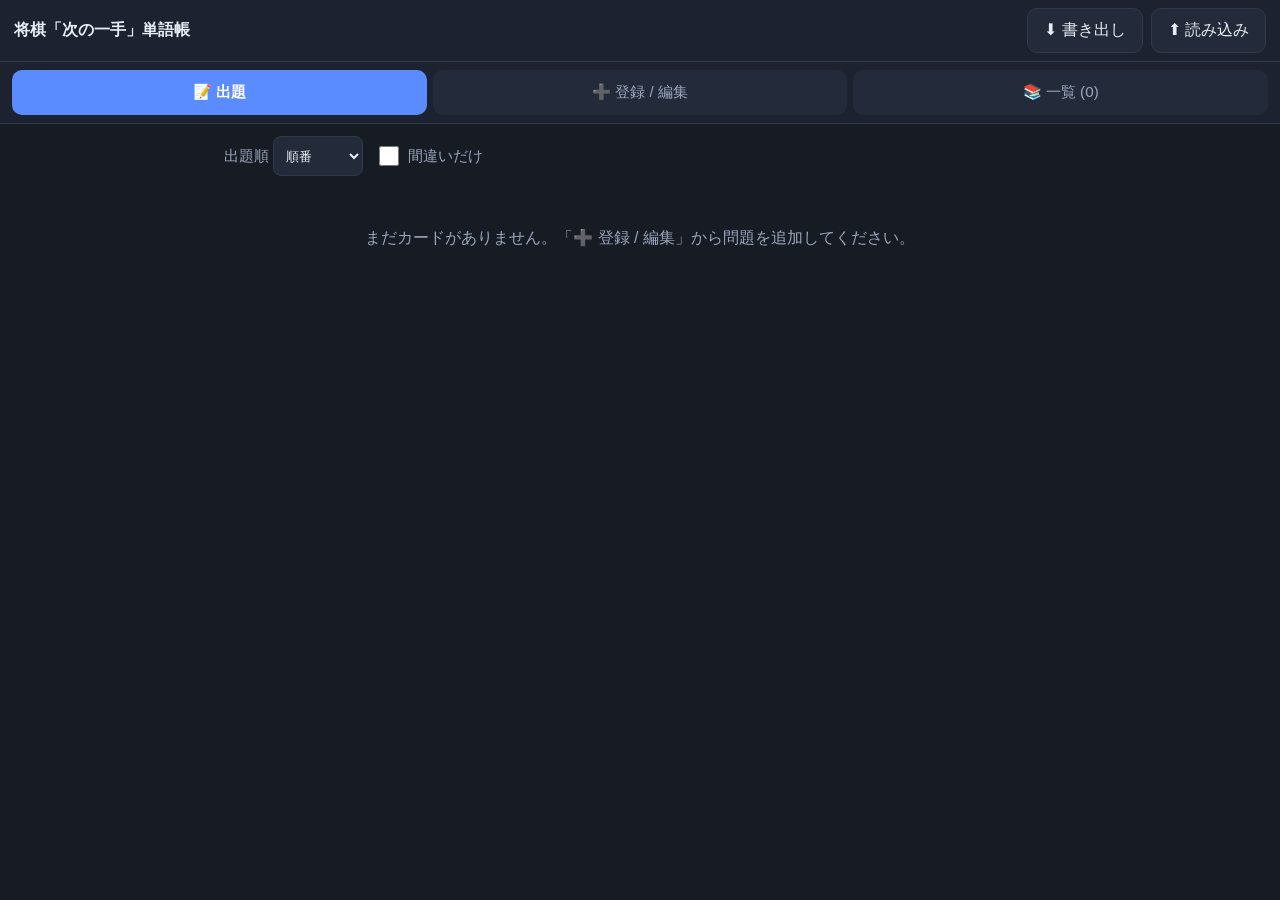
<file: shogi-tango/index.html>
<!DOCTYPE html>
<html lang="ja">
<head>
  <meta charset="utf-8" />
  <meta name="viewport" content="width=device-width, initial-scale=1, viewport-fit=cover" />
  <meta name="theme-color" content="#1c2230" />
  <meta name="apple-mobile-web-app-capable" content="yes" />
  <meta name="apple-mobile-web-app-status-bar-style" content="black-translucent" />
  <meta name="apple-mobile-web-app-title" content="将棋単語帳" />
  <link rel="apple-touch-icon" href="icons/icon-192.png" />
  <link rel="manifest" href="manifest.webmanifest" />
  <title>将棋「次の一手」単語帳</title>
  <link rel="stylesheet" href="lib/shogi-board.css?v=6" />
  <link rel="stylesheet" href="style.css?v=6" />
</head>
<body>
  <header class="topbar">
    <h1>将棋「次の一手」単語帳</h1>
    <div class="topbar-actions">
      <button id="export-btn" class="btn-ghost" title="deck.json を書き出してバックアップ">⬇ 書き出し</button>
      <label class="btn-ghost" title="deck.json を読み込み">⬆ 読み込み
        <input id="import-input" type="file" accept="application/json,.json" hidden />
      </label>
    </div>
  </header>

  <nav class="tabs">
    <button class="tab active" data-tab="quiz">📝 出題</button>
    <button class="tab" data-tab="edit">➕ 登録 / 編集</button>
    <button class="tab" data-tab="list">📚 一覧 (<span id="card-count">0</span>)</button>
  </nav>

  <!-- ============ 出題 ============ -->
  <section id="view-quiz" class="view active">
    <div class="quiz-controls">
      <label>出題順
        <select id="quiz-order">
          <option value="sequential">順番</option>
          <option value="random">ランダム</option>
        </select>
      </label>
      <label class="chk"><input type="checkbox" id="quiz-wrong-only" /> 間違いだけ</label>
      <span id="quiz-progress" class="muted"></span>
    </div>

    <div id="quiz-empty" class="empty-msg" style="display:none">
      まだカードがありません。「➕ 登録 / 編集」から問題を追加してください。
    </div>

    <div id="quiz-body">
      <div class="turn-label" id="quiz-turn"></div>
      <div id="quiz-board" class="board-host"></div>
      <div id="quiz-message" class="message"></div>
      <div class="quiz-buttons">
        <button id="quiz-retry-btn" class="btn-ghost">やり直す</button>
        <button id="quiz-reveal-btn" class="btn-ghost">正解を見る</button>
        <button id="quiz-next-btn" class="btn-primary">次の問題 →</button>
      </div>
      <div id="quiz-comment" class="comment-box" style="display:none"></div>
    </div>
  </section>

  <!-- ============ 登録 / 編集 ============ -->
  <section id="view-edit" class="view">
    <label class="field">
      <span>① SFEN または BOD を貼り付け（ぴよ将棋の「局面コピー」=BOD でOK）</span>
      <textarea id="edit-sfen" rows="2" placeholder="SFEN か BOD（盤面図）を貼り付け → 「② 盤に反映」"></textarea>
    </label>
    <div class="row">
      <button id="edit-load-sfen" class="btn-primary">② 盤に反映</button>
      <button id="edit-flip" class="btn-ghost">盤を反転</button>
      <span id="edit-sfen-error" class="error-text"></span>
    </div>

    <div class="turn-label" id="edit-turn"></div>
    <div id="edit-board" class="board-host"></div>
    <div class="answer-info">
      <div>③ 盤上で<strong>手順</strong>を順に指す（自分の手→相手の手→…一直線でOK）</div>
      <div id="edit-moves" class="moves-line">（まだ手がありません）</div>
      <div class="row center"><button id="edit-undo" class="btn-ghost">↩ 1手戻す</button></div>
    </div>

    <label class="field">
      <span>④ コメント / 解説</span>
      <textarea id="edit-comment" rows="2" placeholder="この手を選ぶ理由・狙いなど"></textarea>
    </label>
    <label class="field">
      <span>タグ（カンマ区切り・任意）</span>
      <input id="edit-tags" type="text" placeholder="早石田, 中盤" />
    </label>

    <div class="row">
      <button id="edit-save" class="btn-primary" disabled>保存</button>
      <button id="edit-clear" class="btn-ghost">新規（クリア）</button>
      <span id="edit-status" class="muted"></span>
    </div>
  </section>

  <!-- ============ 一覧 ============ -->
  <section id="view-list" class="view">
    <div id="list-empty" class="empty-msg" style="display:none">カードはまだありません。</div>
    <ul id="card-list" class="card-list"></ul>
  </section>

  <!-- 成りモーダル -->
  <div id="promote-modal" class="modal" style="display:none">
    <div class="modal-content">
      <p>成りますか？</p>
      <div class="row center">
        <button id="promote-yes" class="btn-primary">成る</button>
        <button id="promote-no" class="btn-ghost">成らない</button>
      </div>
    </div>
  </div>

  <!-- 読み込み（インポート）モーダル -->
  <div id="import-modal" class="modal" style="display:none">
    <div class="modal-content">
      <p>読み込んだデータをどうしますか？</p>
      <p class="muted" id="import-summary"></p>
      <div class="row center">
        <button id="import-merge" class="btn-primary">今のデータに追加</button>
        <button id="import-replace" class="btn-ghost">全部置き換える</button>
        <button id="import-cancel" class="btn-ghost">やめる</button>
      </div>
    </div>
  </div>

  <script src="lib/shogi-board.js?v=6"></script>
  <script src="app.js?v=6"></script>
</body>
</html>
</file>
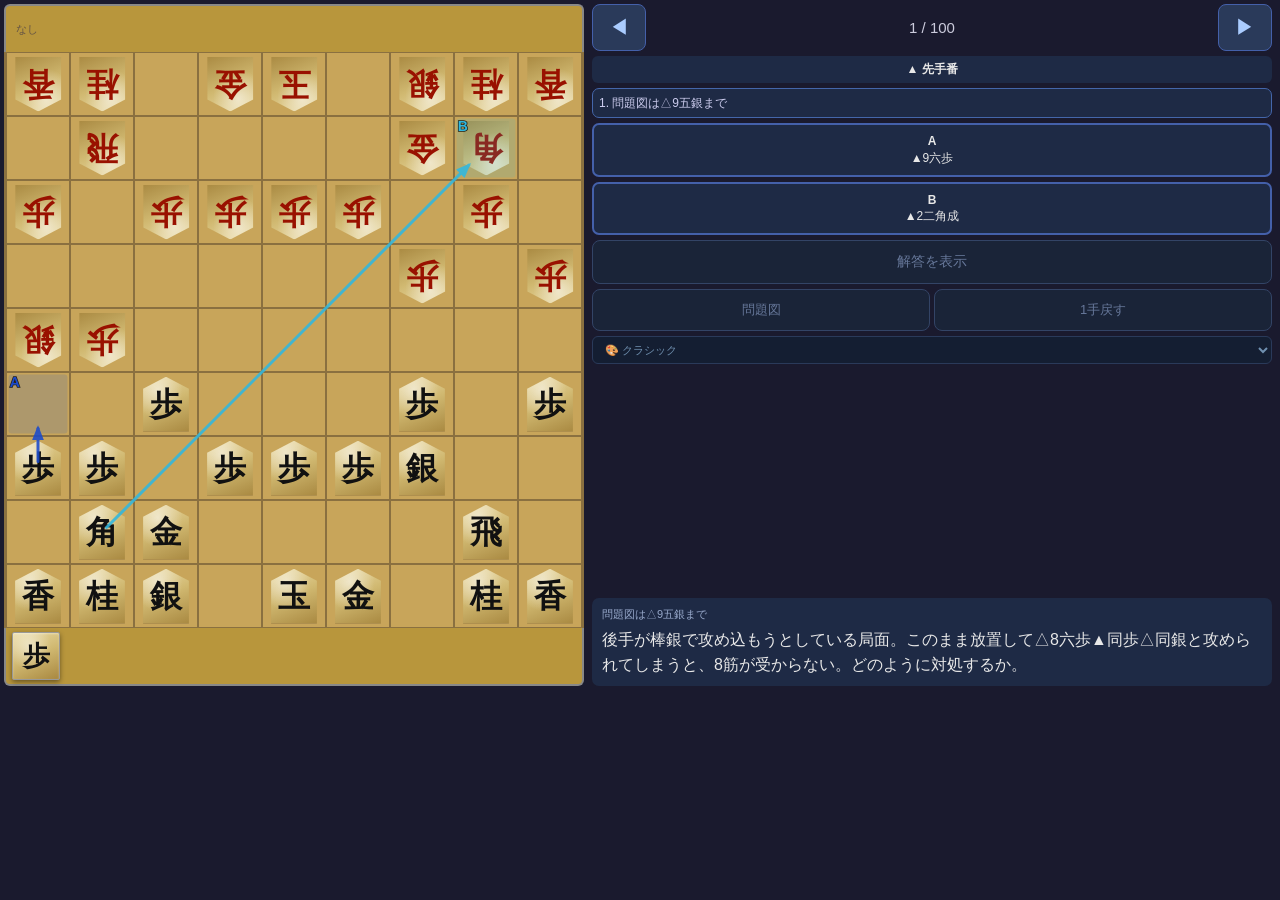
<file: viewer_ipad.html>
<!DOCTYPE html>
<html lang="ja">
<head>
<meta charset="UTF-8">
<meta name="viewport" content="width=device-width, initial-scale=1, user-scalable=no">
<title>将棋の本筋 v8</title>
<style>
*,*::before,*::after{box-sizing:border-box;margin:0;padding:0}
html,body{height:100%}
:root{
  --rw:130px;
  --sq:min(64px,calc((100vw - var(--rw) - 22px) / 9));
  --t-body-bg:#1a1a2e;
  --t-board:#c8a55a;--t-board-line:#8a7040;
  --t-hand-bg:#b8963c;--t-hand-border:#888;
  --t-piece-bg:#d4aa70;--t-piece-border:#999;
  --t-piece-hi:#ecdda8;--t-piece-mid:#d0b870;--t-piece-dark:#a88840;
  --t-sente:#111;--t-gote:#991100;--t-promoted:#c82000;
  --t-sq-sel:#ffe066;--t-sq-last:#e0c888;
}
body[data-theme="choco"]{
  --t-board:#4d4448;--t-board-line:rgba(255,255,255,0.09);
  --t-hand-bg:#3b3336;--t-hand-border:#6d5b62;
  --t-piece-bg:#66565c;--t-piece-border:#756269;
  --t-piece-hi:#786470;--t-piece-mid:#66565c;--t-piece-dark:#55484d;
  --t-sente:#f2e6e9;--t-gote:#9fbbb5;--t-promoted:#e59fb1;
  --t-sq-sel:rgba(214,153,171,.38);--t-sq-last:rgba(142,192,176,.30);
  background:#251e21;
}
body[data-theme="lacquer"]{
  --t-body-bg:#060606;
  --t-board:#c8a050;--t-board-line:#2e1e0a;
  --t-hand-bg:#160e06;--t-hand-border:#2e1e0a;
  --t-piece-bg:#f8edd5;--t-piece-border:#806840;
  --t-piece-hi:#fdf5e0;--t-piece-mid:#e8d898;--t-piece-dark:#c0a050;
  --t-sente:#080400;--t-gote:#6a0000;--t-promoted:#bb0000;
  --t-sq-sel:#ffe082;--t-sq-last:#d4a030;
}
body[data-theme="water"]{
  --t-body-bg:#020c18;
  --t-board:#bcd6ea;--t-board-line:#4070a0;
  --t-hand-bg:#142840;--t-hand-border:#2e6080;
  --t-piece-bg:#e4f2fc;--t-piece-border:#4898c0;
  --t-piece-hi:#f0f8ff;--t-piece-mid:#c8dff0;--t-piece-dark:#90b8d8;
  --t-sente:#020e28;--t-gote:#500000;--t-promoted:#0030a0;
  --t-sq-sel:#68bef8;--t-sq-last:#84b0d8;
}
body[data-theme="sakura"]{
  --t-body-bg:#0a0412;
  --t-board:#ead0d8;--t-board-line:#946070;
  --t-hand-bg:#3a162c;--t-hand-border:#8a5868;
  --t-piece-bg:#fce6f0;--t-piece-border:#ac6880;
  --t-piece-hi:#fff0f6;--t-piece-mid:#f0d0e0;--t-piece-dark:#c898b0;
  --t-sente:#100018;--t-gote:#640018;--t-promoted:#b0003a;
  --t-sq-sel:#ffaace;--t-sq-last:#e088aa;
}
body[data-theme="moon"]{
  --t-body-bg:#02040e;
  --t-board:#d4d8e8;--t-board-line:#3e50a0;
  --t-hand-bg:#0a1030;--t-hand-border:#2c3c90;
  --t-piece-bg:#eceef8;--t-piece-border:#4858b8;
  --t-piece-hi:#f4f6ff;--t-piece-mid:#d0d8f0;--t-piece-dark:#90a0d8;
  --t-sente:#020410;--t-gote:#300060;--t-promoted:#0820a8;
  --t-sq-sel:#a0beff;--t-sq-last:#7088e0;
}
/* ── Choco theme ── */
body[data-theme="choco"] #board-grid{
  background:#4d4448;
  border-left:2px solid #6d5b62;border-right:2px solid #6d5b62;
  box-shadow:0 8px 24px rgba(0,0,0,.38),inset 0 0 18px rgba(0,0,0,.24);
}
body[data-theme="choco"] .hand-row{background:#3b3336;}
body[data-theme="choco"] .sq span{
  clip-path:none;
  border-radius:40% 40% 8% 8% / 50% 50% 10% 10%;
  background:linear-gradient(135deg,#786470 0%,#66565c 50%,#55484d 100%);
  filter:none;
  box-shadow:0 3px 7px rgba(0,0,0,.42);
  width:84%;height:88%;
}
body[data-theme="choco"] .hand-piece{
  background:linear-gradient(135deg,#786470 0%,#66565c 50%,#55484d 100%);
  border-color:#756269;
  box-shadow:0 4px 8px rgba(0,0,0,.28);
}
body[data-theme="choco"] .hand-piece.selected{background:#735d64!important;box-shadow:0 0 0 2px #e59fb1;}
body{
  font-family:"Hiragino Kaku Gothic Pro","Hiragino Sans","Yu Gothic",sans-serif;
  background:var(--t-body-bg);color:#e8e8e8;
  display:flex;flex-direction:column;height:100%;overflow:hidden;
}

/* ── main grid ── */
#main{
  display:grid;
  grid-template-columns:calc(9 * var(--sq) + 4px) 1fr;
  grid-template-rows:auto auto;
  padding:4px;gap:4px;
}

/* ── right panel ── */
#right-panel{
  grid-column:2;grid-row:1;align-self:stretch;
  min-width:120px;
  display:flex;flex-direction:column;
  gap:5px;overflow:hidden;
  padding:0 4px;
}
#nav-row{
  display:flex;align-items:center;gap:4px;flex-shrink:0;
}
#progress{font-size:15px;color:#ccd;flex:1;text-align:center;white-space:nowrap;overflow:hidden}
.nav-btn{
  background:#2a3a5a;border:1px solid #4460aa;color:#aaccff;
  padding:9px 16px;border-radius:8px;font-size:20px;
  cursor:pointer;touch-action:manipulation;
  user-select:none;-webkit-user-select:none;flex-shrink:0;
}
.nav-btn:active{background:#3a4a7a}
.ctrl-btn{
  background:#1a2438;border:1px solid #334466;color:#667799;
  padding:9px 8px;border-radius:8px;font-size:14px;
  cursor:pointer;touch-action:manipulation;
  user-select:none;-webkit-user-select:none;flex-shrink:0;
}
.ctrl-btn:active{background:#253348}
#turn-ind{
  font-size:12px;font-weight:bold;
  padding:5px 6px;border-radius:6px;
  background:#1e2a45;text-align:center;flex-shrink:0;
}
#prob-select{
  width:100%;padding:7px 6px;border-radius:7px;
  background:#1e2a45;border:1px solid #4466aa;color:#cce;
  font-size:12px;cursor:pointer;flex-shrink:0;
  appearance:none;-webkit-appearance:none;
}
#choices{display:flex;flex-direction:column;gap:5px;flex-shrink:0;}
.choice-btn{
  width:100%;padding:8px 5px;border-radius:7px;
  border:2px solid #4460aa;background:#1e2a45;color:#e8e8e8;
  font-size:12px;cursor:pointer;text-align:center;
  touch-action:manipulation;user-select:none;-webkit-user-select:none;
  line-height:1.4;
}
.choice-btn:active{background:#2a3a60}
.choice-btn.correct{border-color:#44bb88;background:#1a3a2a;color:#88ffcc}
.choice-btn.wrong{border-color:#aa4444;background:#3a1a1a;color:#ffaaaa}
#reveal-btn{
  width:100%;padding:12px 4px;border-radius:8px;
  background:#1a2438;border:1px solid #334466;color:#667799;
  font-size:14px;cursor:pointer;touch-action:manipulation;flex-shrink:0;
}
#reveal-btn:active{background:#253348}
#answer-area{
  grid-column:1 / -1;grid-row:2;
  background:#1e2a45;border-top:2px solid #4466aa;
  padding:12px 16px;font-size:16px;line-height:1.8;
  overflow-y:auto;max-height:35vh;
  overflow-wrap:break-word;
}
.hidden{display:none!important}
#correct-label{font-size:15px;font-weight:bold;color:#66ccff;margin-bottom:5px}
#action-row{display:flex;gap:4px;flex-shrink:0;}
.action-btn{flex:1;font-size:13px;padding:11px 2px;}
.info-box{
  background:#1e2a45;border-radius:7px;
  padding:8px 10px;font-size:16px;line-height:1.6;
  flex-shrink:0;overflow-wrap:break-word;
  margin-top:auto;
}
#diagram-caption{font-size:11px;color:#99aacc;margin-bottom:3px}
#theme-select{
  width:100%;padding:6px 8px;border-radius:6px;
  background:#141e32;border:1px solid #2a3a5a;color:#7090b0;
  font-size:11px;cursor:pointer;flex-shrink:0;
}

/* ── board section ── */
#board-section{
  grid-column:1;grid-row:1;align-self:start;
  display:flex;flex-direction:column;align-items:flex-start;
}
.hand-row{
  width:calc(9 * var(--sq) + 4px);display:flex;flex-direction:row;flex-wrap:wrap;
  gap:3px;padding:4px 6px;
  background:var(--t-hand-bg);border:2px solid var(--t-hand-border);
  min-height:calc(var(--sq)*0.75);align-items:center;
}
.hand-row.top{border-bottom:none;border-radius:6px 6px 0 0}
.hand-row.bot{border-top:none;border-radius:0 0 6px 6px}
.hand-empty{font-size:11px;color:#654;padding:2px 4px}
.hand-piece{
  width:calc(var(--sq)*0.75);height:calc(var(--sq)*0.75);
  background:
    radial-gradient(ellipse at 35% 28%,rgba(255,255,255,.5) 0%,transparent 52%),
    linear-gradient(155deg,var(--t-piece-hi) 0%,var(--t-piece-mid) 50%,var(--t-piece-dark) 100%);
  border:1px solid var(--t-piece-border);
  box-shadow:0 2px 5px rgba(0,0,0,.45),inset 0 1px 2px rgba(255,255,255,.35);
  display:flex;align-items:center;justify-content:center;
  font-family:"Hiragino Mincho Pro","Yu Mincho","HG明朝E",serif;
  font-size:calc(var(--sq)*0.42);font-weight:bold;
  position:relative;cursor:pointer;
  touch-action:manipulation;user-select:none;-webkit-user-select:none;
  border-radius:2px;color:var(--t-sente);
}
.hand-piece.gote{transform:rotate(180deg);color:var(--t-gote)}
.hand-piece.selected{background:#ffe066!important;box-shadow:0 0 0 2px #ffa}
.count{
  position:absolute;bottom:1px;right:2px;
  font-size:calc(var(--sq)*0.25);font-family:sans-serif;
  color:#333;font-weight:normal;
}
#board-grid{
  display:grid;
  grid-template-columns:repeat(9,var(--sq));
  grid-template-rows:repeat(9,var(--sq));
  border-left:2px solid var(--t-board-line);border-right:2px solid var(--t-board-line);
  touch-action:manipulation;
}
.sq{
  width:var(--sq);height:var(--sq);
  border:1px solid var(--t-board-line);
  display:flex;align-items:center;justify-content:center;
  background:var(--t-board);
  user-select:none;-webkit-user-select:none;
}
.sq.last-move{background:var(--t-sq-last)}
.sq.selected{background:var(--t-sq-sel)}
.sq span{
  display:flex;align-items:center;justify-content:center;
  width:88%;height:88%;
  clip-path:polygon(50% 0%,92% 22%,92% 100%,8% 100%,8% 22%);
  background:
    radial-gradient(ellipse at 35% 24%,rgba(255,255,255,.55) 0%,transparent 50%),
    linear-gradient(158deg,var(--t-piece-hi) 0%,var(--t-piece-mid) 48%,var(--t-piece-dark) 100%);
  filter:drop-shadow(0 2px 3px rgba(0,0,0,.55)) drop-shadow(0 1px 1px rgba(0,0,0,.3));
  font-family:"Hiragino Mincho Pro","Yu Mincho","HG明朝E",serif;
  font-size:calc(var(--sq)*0.50);font-weight:bold;line-height:1;color:var(--t-sente);
  pointer-events:none;
}
.sq span.gote{transform:rotate(180deg);color:var(--t-gote)}
.sq span.promoted{color:var(--t-promoted)}
.sq span.gote.promoted{color:var(--t-promoted)}
#board-wrap{position:relative;display:inline-block}
#arrow-svg{position:absolute;top:0;left:2px;pointer-events:none;overflow:visible}

/* ── promote modal ── */
#promo-modal{
  display:none;position:fixed;inset:0;
  background:rgba(0,0,0,0.65);
  justify-content:center;align-items:center;z-index:200;
}
#promo-modal.active{display:flex}
#promo-dialog{
  background:#1e2a45;border:2px solid #4466aa;border-radius:14px;
  padding:28px 32px;display:flex;flex-direction:column;
  gap:14px;align-items:stretch;min-width:220px;
}
#promo-dialog h3{text-align:center;font-size:18px}
.promo-btn{
  padding:16px;border-radius:8px;border:none;
  font-size:16px;font-weight:bold;cursor:pointer;touch-action:manipulation;
}
#promo-yes{background:#44aa77;color:white}
#promo-yes:active{background:#33996a}
#promo-no{background:#666;color:white}
#promo-no:active{background:#555}
</style>
</head>
<body>

<div id="main">
  <div id="board-section">
    <div class="hand-row top" id="hand-gote"></div>
    <div id="board-wrap">
      <div id="board-grid"></div>
      <svg id="arrow-svg" width="0" height="0"></svg>
    </div>
    <div class="hand-row bot" id="hand-sente"></div>
  </div>
  <div id="right-panel">
    <div id="nav-row">
      <button class="nav-btn" id="prev-btn">◀</button>
      <span id="progress"></span>
      <button class="nav-btn" id="next-btn">▶</button>
    </div>
    <div id="turn-ind"></div>
    <select id="prob-select"></select>
    <div id="choices"></div>
    <button id="reveal-btn">解答を表示</button>
    <div id="action-row">
      <button class="ctrl-btn action-btn" id="prob-btn">問題図</button>
      <button class="ctrl-btn action-btn" id="undo-btn">1手戻す</button>
    </div>
    <select id="theme-select">
      <option value="default">🎨 クラシック</option>
      <option value="choco">🍫 チョコ</option>
      <option value="lacquer">⬛ 漆（洗練）</option>
      <option value="water">💧 水</option>
      <option value="sakura">🌸 夜桜</option>
      <option value="moon">🌙 月</option>
    </select>
    <div class="info-box">
      <div id="diagram-caption"></div>
      <div id="situation-text"></div>
    </div>
  </div>
  <div id="answer-area" class="hidden">
    <div id="correct-label"></div>
    <div id="answer-text"></div>
  </div>
</div>

<div id="promo-modal">
  <div id="promo-dialog">
    <h3>成りますか？</h3>
    <button class="promo-btn" id="promo-yes">成る</button>
    <button class="promo-btn" id="promo-no">成らない</button>
  </div>
</div>

<script>
"use strict";
const PROBLEMS = [{"id": "初級編-001", "no": 1, "chapter": "初級編", "sfen": "ln1gk1snl/1r4gb1/p1pppp1p1/6p1p/sp7/2P3P1P/PP1PPPS2/1BG4R1/LNS1KG1NL b P 1", "caption": "問題図は△9五銀まで", "situation": "後手が棒銀で攻め込もうとしている局面。このまま放置して△8六歩▲同歩△同銀と攻められてしまうと、8筋が受からない。どのように対処するか。", "choices": [{"label": "A", "move": "▲9六歩", "expl": "銀取りに歩を突き出す。銀を追い返すことができれば、ひと安心。"}, {"label": "B", "move": "▲2二角成", "expl": "先手は角頭が不安なので、攻撃目標になっている角を交換しておく。"}], "correct": "B", "body": "将棋というゲームは、数で相手にまさることが基本だ。いま、同銀が狙っているのは先手の角頭、8七の地点。ここを守る先手の駒は金1枚だが、飛車と銀の2枚で攻める後手の戦力が1枚多くなっている。そこで、ここでは8七を補強する手段を考えるのが本筋。\n\nA▲9六歩は攻め駒にプレッシャーをかける手だが、▲9六歩と突いた手は手抜きで△8六歩と突かれてしまう。図は△9五歩と△同銀で取られた局面（失敗図）。手は△8七銀と銀を攻める手にしないと、8六歩（失敗図）で攻められてしまう。\n\nB▲2二角成が本筋。8七の弱点を補強しながら角を持ち駒にすることで、△8七銀を打てなくすることができる。これで8七の守り駒は足りている。"}, {"id": "初級編-002", "no": 2, "chapter": "初級編", "sfen": "ln5nl/1r2ggkb1/4sp1p1/ps1pp1p1p/1pp6/P1PPPPP1P/1PBS1G1P1/L2R2SK1/1N3G1NL b - 1", "caption": "問題図は△7五歩まで", "situation": "居飛車対振り飛車の対抗形。四間飛車に対して後手が棒銀で△7五歩と仕掛けてきた局面。振り飛車党なら、ぜひ覚えておきたい必修手筋で応接したい。", "choices": [{"label": "A", "move": "▲7五同歩", "expl": "歩がぶつかった場合は、素直に取っておくのが自然な考えだ。"}, {"label": "B", "move": "▲7八飛", "expl": "歩を取ると銀が手順に進んでくるので、飛車を寄って7筋に備える。"}], "correct": "B", "body": "棒銀という戦法は、銀が前に進んで飛車の前の障害物をどかし、竜を作るのが目的の戦法だ。逆に言えば、銀を進めさせなければ、容易には突破することができない。そう考えると、A▲7五同歩△同銀でやや相手の主張を通してしまっている意味がある。▲7六歩に△8四歩と引いてくれるならいいが、相手の主張を通してしまっている意味がある。\n\nかまわず△8六歩と突かれると▲同歩△同銀（失敗図）で突破されてしまう。以下▲7六歩△同銀▲7八飛△7五歩と引いておく。この手順で歩が本筋の考え方だ。\n\nB▲7八飛が本筋。▲6七銀（正解図）と引いておく。後手は本来銀をとめたい場所に歩を打っており、攻めが遠ざかっている。"}, {"id": "初級編-003", "no": 3, "chapter": "初級編", "sfen": "ln3kbnl/1r1s2g2/p1pp1gspp/4ppp2/1p5P1/2P1P2SP/PPSP1PP2/1BG4R1/LN1K1G1NL b - 1", "caption": "問題図は△4三金右まで", "situation": "相矢倉の序盤戦。先手は棒銀に出たところで、後手は金矢倉に組み、がっちり受け止める展開。どのように指しても一局の範囲だが、先手の方針を考えてほしい。", "choices": [{"label": "A", "move": "▲1五銀", "expl": "銀を出ていったからには前進していく。初志貫徹の姿勢。"}, {"label": "B", "move": "▲5八飛", "expl": "2筋は後手が固めているので、棒銀はうまくいかないとみて方向転換。"}], "correct": "A", "body": "将棋の考え方は、その前に指した手が生きるような手順を選ぶのがよいとされている。A▲1五銀（正解図）と出て、▲2四歩からの銀交換を狙っていく。▲4二角と受けられても▲7九角と引いて、やはり▲2三銀と銀を狙う。以下は▲2二角△2三銀▲同金△2四歩で進行の一例だ。\n\nB▲5八飛は棒銀をあきらめて中央から動く狙い。しかし、△6四歩▲6六銀△5四歩▲6六銀△5五歩（失敗図）で受けられているので、5筋の銀が取られてしまう。先手の局面はあまり失敗図で受けられているので、先手の作戦としたのだから、2六銀を生かす手順を考えたい。"}, {"id": "初級編-004", "no": 4, "chapter": "初級編", "sfen": "ln3g1nl/3rg1sk1/p1p1ppbp1/1ps3p1p/3p5/2PP1P2P/PPBSP1PP1/L2RG1SK1/1N3G1NL b - 1", "caption": "問題図は△6五歩まで", "situation": "四間飛車対右四間飛車の戦い。後手は通常、5四銀と腰掛ける形で仕掛けることが多い。7四銀型はよい形とはいえないので、どのような考え方で対処するか。", "choices": [{"label": "A", "move": "▲6五同歩", "expl": "右四間飛車の仕掛けに対し、突かれた歩は素直に取っておく。"}, {"label": "B", "move": "▲5六歩", "expl": "歩は取らずに放置しておく。△6六歩と取り込まれても▲同銀で問題なし。"}], "correct": "B", "body": "後手の7四の銀は悪い形で、銀がいなければ、△7四歩△7三桂と活用できるが、現状は8五歩△7三桂が使えない。A▲6五同歩△6六歩、5四銀（失敗図）と進んだら、形勢互角ながら、悪形の7四銀を手順に繰り替えされてしまうのがしゃくだ。\n\n先手の7四の銀が働かないように考えたいので、B▲5六歩と待機しておく。以下△6六歩△同銀▲6七銀△6五歩△7七角成▲同桂（正解図）の進行は、相手の手に乗りながら軽く指して振り飛車満足の分かれ。まだこれからの将棋だが、後手は7四の銀がお荷物で、この後の指し方が難しい。"}, {"id": "初級編-005", "no": 5, "chapter": "初級編", "sfen": "ln3g1nl/1r1sgskb1/p1pp1p1pp/1p2p1p2/9/1PPP5/P1B1PPPPP/1RS3K2/LN1G1GSNL b - 1", "caption": "問題図は△4二銀まで", "situation": "居飛車対向かい飛車の序盤戦で、8筋の歩を突き合っているところが珍しい。まだ出だしなので、どう指しても互角の範囲だが、7八の銀をどう使っていくかを問う。", "choices": [{"label": "A", "move": "▲8七銀", "expl": "次に▲9六銀と出て、▲8五歩△同歩▲同銀と攻めていく。"}, {"label": "B", "move": "▲6七銀", "expl": "自然な活用。駒は中央に、または自玉の近くに進めるのが基本的な考え方だ。"}], "correct": "B", "body": "将棋と狙いを持つことが大切だ。ただし、勝手読みは禁物。独善に陥ることがないようしないといけない。A▲8七銀は、▲9六銀の▲8五歩△同銀と進めば▲8六歩で、当然そうはならない。同銀と進めば▲8四歩を突かれて▲9六銀に△7三桂（失敗図）で受けられてしまう。\n\nこうなると銀が立ち往生で、銀が泣いてしまう。先手の作戦失敗は明らかだ。B▲6七銀は自然な指し手で、以下▲7四歩△6四歩、▲3八銀（正解図）と進む一例。これからの将棋、局面をリードしようとする意欲もあるが、▲3八銀は▲9六銀の筋が成立することは少なくそうだ。"}, {"id": "初級編-006", "no": 6, "chapter": "初級編", "sfen": "lnsgk2nl/4r1gb1/pppp1pppp/9/7P1/2PPpP3/PP1Gs1P1P/1B1S3R1/LN1GK2NL b SP 1", "caption": "問題図は△5七銀まで", "situation": "中飛車が速攻を仕掛けて動いてきた局面。銀を交換して銀を打ち込まれたところで、先手はしっかりと受ける必要がある。落ち着いて対処してほしい。", "choices": [{"label": "A", "move": "▲4七銀", "expl": "▲5七同銀は△同歩成でまずい。がっちりと銀を打って中央を補強する。"}, {"label": "B", "move": "▲5八歩", "expl": "歩で受けておく。こうすれば5七の地点に、と金を作られることはない。"}], "correct": "A", "body": "強引な攻めは、しっかりと受けることができれば無理攻めとなる。対応を誤ると、ひどいことになってしまうので注意が必要だ。\n\n△5七銀と打ち込まれたところで、慌てて△同銀と取るのは△同歩成となり、一番まずい。ここはA▲4七銀（正解図）と受けておくのが手堅い指し方だ。以下△6八歩成▲同玉△8五歩▲7八玉、で受け切る。次に▲5八歩と打つことができれば安心。\n\nB▲5八歩もしっかりした受けだが、△4六銀成と逃げられる。以下▲4八飛で銀取りが受かるが、▲4八飛△5五銀（失敗図）と進むと、一歩損で先手不満だ。"}, {"id": "初級編-007", "no": 7, "chapter": "初級編", "sfen": "ln3g1nl/1r3skb1/1gpspp1p1/p2p2p1p/1pP6/P1RP1P2P/1P1SP1PP1/1B2G1SK1/LN3G1NL b - 1", "caption": "問題図は△8三金まで", "situation": "先手の三間飛車石田流に対し、後手は△8三金と上がって、棒金で押さえ込む作戦を採ってきた。これに対する、今後の振り飛車の方針を考えてほしい。", "choices": [{"label": "A", "move": "▲7七桂", "expl": "▲7七桂と跳ね、次に▲9七角と上がるのが石田流の理想形だ。"}, {"label": "B", "move": "▲7七角", "expl": "後手は△8四金から先手の飛車を狙ってくるので、▲6五歩から角交換で反発する。"}], "correct": "B", "body": "棒金戦法の目的は、石田流の飛車角を押さえ込むことだ。従って、振り飛車は封じ込まれないように、さばきで対抗したい。\n\nA▲7七桂、▲9七角は好形だが、この場合は正直すぎる。△7四歩▲6四歩△7四角△8四金△7五歩△同歩（失敗図）と進むと逆効果だ。今の手順は石田流にとって最悪の変化。指した手がマイナスになっており、このような進行は避けたい。\n\nB▲7七角として△7四歩には▲6五歩（正解図）と反発して互いの形勢、振り飛車美濃囲いの堅さを生かして大さばきを狙い、居飛車囲いは暴れられないようにじっくり指す方針だ。"}, {"id": "初級編-008", "no": 8, "chapter": "初級編", "sfen": "ln5nl/2r1ggk2/3psp1p1/ps2p1p1p/1p7/P1SbPP2P/1P4PP1/L1RBG1SK1/1N3G1NL b P2p 1", "caption": "問題図は△6六角まで", "situation": "居飛車対振り飛車の対抗形から、後手が棒銀で仕掛けた展開。先手は△6六角と歩をタダで取られて一歩を損した。振り飛車らしく切り返してほしい。", "choices": [{"label": "A", "move": "▲6七銀", "expl": "銀を引いて角に当てながら、飛車交換を迫って大さばきに出る。"}, {"label": "B", "move": "▲7七歩", "expl": "△9九角成や、△7七歩▲同角△7六飛などの狙いを防いで手堅く守っておく。"}], "correct": "A", "body": "振り飛車対棒銀など急戦の場合は、居飛車の舟囲いに対して美濃銀がさん多くあるので堅い。従って、飛車交換などの大さばきはおおむね、振り飛車が望める。\n\n以上の理由で、A▲6七銀（正解図）が絶好の一手。角取りなので、居飛車は飛車交換を避けることができない。\n\nB▲7七歩は消極的、有効な飛車のさばきも遠ざかる。手は△7五銀▲同銀△2二角（失敗図）と引かれて、次に△2二角を狙われて先手苦戦、自分の飛車の真上に歩を打つ手は、ほとんど悪手だ。"}, {"id": "初級編-009", "no": 9, "chapter": "初級編", "sfen": "ln1g3nl/1ks4r1/1p1gs1b2/p1pppppBp/9/P1PPP1P1P/1P1G1PS2/1KS4R1/LN1G3NL b Pp 1", "caption": "問題図は△2二飛まで", "situation": "先手が▲2四歩△同歩▲同角と動いたときに、後手が△2二飛と回って受けるのは振り飛車の常用手段。ここで強く攻めるか、穏やかな流れにするか。", "choices": [{"label": "A", "move": "▲3三角成", "expl": "チャンスと見て踏み込む。一気に終盤戦にしてしまう強攻策。"}, {"label": "B", "move": "▲2五歩", "expl": "戦いを先送りにして、新たな展開を目指していく。"}], "correct": "B", "body": "一気に終盤戦に持ち込む変化は、先手に権利がある。自信があれば踏み込めばよいし、苦しいと判断すれば見送ってこむ。\n\nA▲3三角成△2八飛成、以下△同飛△3三桂、▲2八飛（失敗図）と進めば、先手は飛車を先着できるが、2八銀は遊び駒なのに対し、5三銀は守りについている。難しいところはあるものの、居飛車を持ちたくない局面だ。\n\n従って、B▲2五歩を選びたいところになる。以下△4五角▲7九桂▲4八角▲6六角▲4七桂△3三桂、▲4六歩（正解図）の一例で、これからの将棋だ。先手は▲3七の銀を中央に活用する展開が望ましい。"}, {"id": "初級編-010", "no": 10, "chapter": "初級編", "sfen": "ln1g3nl/1ks4r1/1p1g1sbp1/p1ppp1p1p/5p1P1/PPPPP1P1P/1SBG1PS2/1KG4R1/LN5NL b - 1", "caption": "問題図は△4五歩まで", "situation": "居飛車対振り飛車の対抗形から先手は銀冠、後手は高美濃に囲いを発展させた展開。持久戦模様の中盤戦から、そろそろ駒がぶつかりそうだが、先手はどのように動いていくか。", "choices": [{"label": "A", "move": "▲2六銀", "expl": "棒銀戦法で、▲3五歩△同歩に▲同銀や、▲3八飛で動いていく。"}, {"label": "B", "move": "▲4六歩", "expl": "△4六同歩に▲同銀として、中央に手段を求めていく展開。"}], "correct": "B", "body": "将棋の考え方の一つに、駒を中央に進めていくという考え方がある。指し手に迷うときは、自玉や敵玉に駒を近づけるのが有力だ。\n\nA▲2六銀は棒銀で仕掛ける狙いだが、△5五歩▲2六銀△5四同角、▲3七銀△4四銀と進むと振り飛車十分。先手は何をやっているのか分からない。\n\nB▲4六歩と突き、△同歩▲同銀と一目の将棋。先手はすでに銀冠に組み、持久戦で戦うつもりが、急戦になると目的の急戦になる。中央に使える展開で、▲3七桂（正解図）で一例の将棋になる。3七桂は▲2六飛はバランスを崩した構想といえる。"}, {"id": "初級編-011", "no": 11, "chapter": "初級編", "sfen": "ln1gk1snl/6gb1/p2ppp1pp/1rp6/2s3p2/5S3/PPPPPP2P/1BGS3R1/LN2KG1NL b P2p 1", "caption": "問題図は△7五銀まで", "situation": "相掛かり戦の出だしから、後手は素早く銀を繰り出し、8筋からの攻めを狙ってきた。角頭を受ける手はなさそうだが、ピンチを切り抜ける手段は？", "choices": [{"label": "A", "move": "▲3五銀", "expl": "先手は角頭を受ける適当な手がないので、攻め合いを目指す。"}, {"label": "B", "move": "▲7六歩", "expl": "角交換を狙う。攻撃目標になっている角をさばく。"}], "correct": "B", "body": "△8六歩△同銀からの攻めを受ける手段は、部分的にはない。しかし、後手陣には重大な欠陥がある。\n\nA▲3五銀と出て、同じように角頭を攻めていくのは、△8六歩▲同銀△同銀（失敗図）と攻められて後手のほうが速い、この攻め合いは分が悪そうだ。\n\n相手の攻めを呼び込むようだが、B▲7六歩が相手の弱点を突く好手。△2二角成△同銀▲9五角（成功図）が準王手飛車となる。▲7六歩の意味する△6五歩を取れることができないため、後手は銀を繰り出す前に△9四歩や△4一玉など、角打ちの筋を防いでおく必要があった。"}, {"id": "初級編-012", "no": 12, "chapter": "初級編", "sfen": "ln1g1k1nl/1r3sgb1/p2p1p1pp/3sp1p2/1pp6/2PPP1P2/PPS2P2P/2GBGS1R1/LN1K3NL b P 1", "caption": "問題図は△7五歩まで", "situation": "相居飛車の戦いで、先手が矢倉模様に進めると、後手は早繰り銀から急戦で仕掛けてきた。うまく対処しないとつぶされてしまうので、しっかりと受け止めたい。", "choices": [{"label": "A", "move": "▲6七金右", "expl": "金矢倉に組み上げ、上部に手厚い構えを作って攻めを食い止める。"}, {"label": "B", "move": "▲7五同歩", "expl": "歩がぶつかって放置するのは取り込まれてしまう。取る手から考えることが基本だ。"}], "correct": "B", "body": "後手の仕掛けが速く、先手は立ち遅れ気味。▲7五同歩△同銀返せればよいが、この場合は▲6八歩△同銀（失敗図）で先手不利。\n\nA▲6七金右と備えるが、▲7五歩△失敗図と△6四歩△6五歩、▲同歩△9七同同銀で先手不利、△7六歩△6五銀と引くようでやはり苦しい。\n\nB▲7五同歩を取ってみたい。△同歩▲同銀▲4六角（正解図）が期待の反撃。△6四歩を取り、▲6七金右と上がっておき、一局。ただし、先手は問題図の前で▲6七金右と上がっており、△7五歩△同歩▲同銀▲6四歩から金を取りたかった。"}, {"id": "初級編-013", "no": 13, "chapter": "初級編", "sfen": "ln2b1gnk/1r5sl/3spg1p1/p1pp1pp1p/1p2P4/P1P1SPP1P/1PBP3P1/4R2SL/LN3GGNK b - 1", "caption": "問題図は△5一角まで", "situation": "先手が5筋位取り中飛車から穴熊に囲うと、後手も追随して相穴熊となった。問題図は3三の角を引いた局面。中央が薄くなったので、そこに目を向けたい。", "choices": [{"label": "A", "move": "▲4五歩", "expl": "後手が角を引いたところなので、4筋が狙い目だ。"}, {"label": "B", "move": "▲5四歩", "expl": "開戦は歩の突き捨てから。先手は角筋を通して攻めを狙う。"}], "correct": "A", "body": "中盤は駒をぶつけて戦いが始まる。同じ駒を交換でも、価値の高い駒と低い駒を見極める目を養いたい。\n\nA▲4五歩は自然で、△同歩▲同銀（成功図）と進めば先手が指せる、これは△3三角と戻るようでは後手失敗。\n\nB▲5四歩は方向が違う。5筋の歩を突き捨てるのは、よほどの利点があるときに限る。△同歩△同銀（失敗図）の変化のように、5六歩と4三金の交換するのは気が進まない。成功図のように、5六歩と4三銀の交換は先手の得分だが、6二の金と4三金の交換するのは気が進まない。"}, {"id": "初級編-014", "no": 14, "chapter": "初級編", "sfen": "1n3k1nl/1r2gsgb1/3p1p1pp/1sp3p2/lp5P1/2PP1PP2/1PSG1S2P/1BG4R1/LN1K3NL b 2P2p 1", "caption": "問題図は△9五同香まで", "situation": "相居飛車の矢倉模様から、後手が棒銀で先攻してきたところ。このような局面、△9五同香では△同銀が定跡だ。この手をとがめる手段を考えてもらおう。", "choices": [{"label": "A", "move": "▲9五同香", "expl": "素直に取っておく。香と香の交換なので、互角だろう。"}, {"label": "B", "move": "▲9六歩", "expl": "平凡な▲9五同香は相手の言い分を通すことになるので、歩を打って相手の出足を止める。"}], "correct": "B", "body": "棒銀は飛車先の歩や、銀を交換することが狙いとなる。守備側は五段目に銀を出させないようにしたい。\n\nA▲9五同香は相手の思惑通り。△同銀（失敗図）で、次に△8二飛△9六歩、素直に香交換に応じるのは、先手不満だ。\n\nここはB▲9六歩と受けたい。5筋で1歩を持っていることもあり、△同香に▲9五歩と打てる。今の手順中、▲9七同香成▲同桂、または香を取り返えるしまうので注意が必要。"}, {"id": "初級編-015", "no": 15, "chapter": "初級編", "sfen": "l6nl/1kg4r1/1sngp1bp1/pppp1pp1p/5s1P1/PPPPP1P1P/1SNGSP3/1KGB2R2/L6NL b - 1", "caption": "問題図は△2二飛まで", "situation": "△2二飛と回った手は、次に△2四歩▲同歩△同飛を狙っている。今の手順のように、飛車をさばかれては先手がまずい。その手を防ぐか、それとも他に手段を求めるか。", "choices": [{"label": "A", "move": "▲4六歩", "expl": "4五の銀が目障りなので、取りあえず銀を追い返しておく。"}, {"label": "B", "move": "▲5五歩", "expl": "2筋を突破されるのも怖いが、銀挟みで駒得を狙う。"}], "correct": "B", "body": "有利、不利を判断する力が大局観で、これが間違っていると正しい手は指せない。相手の主張と自分の主張、どちらがまさっているか、しっかり見極めたい。\n\nA▲4六歩は△5四銀と引く一手。そこで▲2八飛、あるいは▲3五歩△同歩△4三銀（変化図）と進み、これからの将棋となる。\n\nよさを求めるならB▲5五歩で、後手は△2筋の歩、以下△2六歩△同銀△2七歩△2八飛△2七歩成▲4八飛△3八銀▲4三歩成（正解図）が一直線の手順だ。銀桂交換の駒得だし、先手のと金のほうが後手玉に近いので居飛車が指せる。"}, {"id": "初級編-016", "no": 16, "chapter": "初級編", "sfen": "lr5nl/4ggkb1/3s3p1/p1p1spp1p/1p2+B4/P1P1PPPPP/1PRS1GN2/6SK1/L4G2L b NPn2p 1", "caption": "問題図は△5四銀引まで", "situation": "先手は馬が手厚いし、高美濃囲いが堅いので振り飛車十分の形勢。馬取りになっているが、決めに出るか。それとも、じっくり指すかの判断を問う。", "choices": [{"label": "A", "move": "▲6四歩", "expl": "馬を取られることになるが、二枚替えで駒得を狙う攻め。"}, {"label": "B", "move": "▲6六馬", "expl": "「馬は自陣に引け」の格言通り。局面が長引けば馬と生角の差が出る。"}], "correct": "A", "body": "形勢が少しよいときの指し方は難しい。一気に差を広げようとして、ボイントを重ねていくのも辛抱が必要。勝つまでは大変なのだ。\n\nA▲6四歩は△5五馬一手。以下▲6三歩成△同金▲5五歩（正解図）で銀二枚と角の交換で先手駒得となる。次に▲7二銀があるので形勢有利。\n\nB▲6六馬は自重した手だが、△5三金寄のような手なら、七馬の意味からも振り飛車優勢。七飛の味なら△6五銀▲5六歩、後手も△6六歩△同飛△4五歩などの味があり、楽しみを与えてしまう。"}, {"id": "初級編-017", "no": 17, "chapter": "初級編", "sfen": "ln1gk2nl/1r4g2/p1pspp1pp/3p2R2/9/2P6/PP1PPPP1P/1SG1K1G2/LN5NL b BS2Pbsp 1", "caption": "問題図は△6三銀まで", "situation": "先手の棒銀がうまくいって、銀交換に成功した。▲3四飛と横歩を取ったときに、後手は飛車の横利きを生かして△6三銀と上がって金取りを受けたが、何か手段がありそうだ。", "choices": [{"label": "A", "move": "▲8三銀", "expl": "後手の飛車を移動させれば、▲3二飛成が生じる。"}, {"label": "B", "move": "▲1八角", "expl": "6三の銀を狙った遠見の角打ち。この地点の自陣角は好手が多い。"}], "correct": "A", "body": "問題図からゆっくり指すなら、▲3六飛と2六飛と戻しておく、1歩なので先手満足な分かれ。しかし、不安定な後手陣に目を向け、動いていきたい局面だ。\n\nA▲8三銀（正解図）は△同飛なら▲3二飛成があるので取れない。△6二飛も▲8二角成が指せる。\n\nB▲1八角は一見、好手風。8二銀に対して△3二歩も考えられるが、8二銀の歩成の銀を△3四角で、やはり先手よし。しかし、△5四歩（失敗図）とされると角の働きがいまーつで継続手段が難しい。"}, {"id": "初級編-018", "no": 18, "chapter": "初級編", "sfen": "ln5nl/1skgg4/Pppppsb2/7rp/p2S1p3/1R1B4P/2NPPPPP1/4G1S2/L4GKNL b P3p 1", "caption": "問題図は△4五歩まで", "situation": "相振り飛車から先手が先攻して満足な中盤戦。後手も△4五歩と突き、飛車の横利きを通しながら角交換を挑んで反撃してきた。ここは休まず攻めを継続したい。", "choices": [{"label": "A", "move": "▲7四歩", "expl": "飛車の横利きを止めつつ、後手の玉頭に嫌味を付ける。"}, {"label": "B", "move": "▲8五桂", "expl": "桂を跳ねて、▲9二歩成〜▲9三歩などの攻めを狙う。"}], "correct": "A", "body": "一方的に攻めることができる状況は望ましいが、相手の反撃に気をつけないといけない。逆に、攻めの駒を貴められる展開になると焦るようになる。\n\n△9四歩で駄目。先手は▲9五を走りたいが、A▲7四歩は力をためすた手で、△9五香（正解図）がある。これからの中盤戦だが、先手は主導権を握って満足な分かれ。\n\nしかし、B▲8五桂も指したい手だ。△同歩なら▲7七角、△同歩、△6六角成、▲同飛で（失敗図）と打たれる手が嫌味だ。8七飛も嫌味、△7七飛があり、馬を作られたあと△9九成、いずれも馬を作られて先手が忙しい局面となる。"}, {"id": "初級編-019", "no": 19, "chapter": "初級編", "sfen": "l4g1nl/6k2/2nSs1bp1/pr1s1pp1p/1pp6/P3p1P1P/1P1P1P1P1/7SL/LN1GR1GNK b GPb2p 1", "caption": "問題図は△7五歩まで", "situation": "先手は中飛車から穴熊に囲い、後手が急戦を仕掛けた展開。角金交換の駒損ながら、玉の堅さでまさるため振り飛車ペース。手番を生かし、攻めを続けていきたい。", "choices": [{"label": "A", "move": "▲5六飛", "expl": "飛車を止められているので、遊び駒を活用する自然な一着。"}, {"label": "B", "move": "▲5四歩", "expl": "6三の銀が攻めの種駒。この駒を生かして攻めを繰り出す。"}], "correct": "B", "body": "先手の穴熊は堅陣なので攻撃に専念できる。攻めが切れないように、丁寧な手段を繰り出していきたい。\n\nA▲5六飛は飛車を使って本筋のようだが、△4五角（変化図）が両取りになる。▲5三飛成△同銀▲同二角成は無理筋だ。本来、飛車の取り合いは望むところだが、8四の金が遊び駒なので先手不利。\n\nB▲5四歩が俗手ながら確実な手段。▲4二銀引が厳しい。▲5四同金なら6四歩△4三飛△6四歩と確実な手順。▲7三歩△6四金で先手で7三歩成▲4二飛成と進む。先手成銀で先手よし、▲5四歩で攻めが急所となる。"}, {"id": "初級編-020", "no": 20, "chapter": "初級編", "sfen": "ln1g2gnl/1r3sk2/3p1p1p1/p2sp1p1p/1p1P5/P1p2PP1P/1PS1P2P1/3RG1SK1/LN3G1NL b Bbp 1", "caption": "問題図は△7六歩まで", "situation": "居飛車がエルモ囲いから急戦を仕掛けてきた。角交換となり、お互い銀取りになっている局面。歩を払うか、銀を取るか迷うところ。振り飛車らしくさばいてほしい。", "choices": [{"label": "A", "move": "▲7六同銀", "expl": "歩を払っておけば銀取りの先手。後手は銀を逃げることになるので手番が回ってくる。"}, {"label": "B", "move": "▲6四歩", "expl": "銀の取り合いは互角。その後、飛車の活用が見込めそう。"}], "correct": "B", "body": "居飛車の仕掛けはやや単調だった。問題図は振り飛車がさばきそうな雰囲気が漂っている。\n\nA▲7六同銀△5五銀（変化図）とかわされて、次に△8六歩△同歩、あるいは△7七、あるいは△3六歩と強く戦っても、振り飛車まずまずだ。\n\nB▲6四歩で振り飛車が十分だ。以下▲7歩成△同飛△6四歩△6四同飛（正解図）とさばいて先手優勢。先手の飛車は軽い形で成り込めそうなのに対し、後手の飛車先は重い。駒の損得はないものの、玉の堅さや駒の働きでまさる振り飛車が指せる。"}, {"id": "初級編-021", "no": 21, "chapter": "初級編", "sfen": "ln1g4l/1ks6/1ppg1pn2/P2psbprp/pS2p4/1R1P4P/2B1PPPP1/4GGKS1/LN5NL b P2p 1", "caption": "問題図は△3三桂まで", "situation": "相振り飛車の中盤戦。先に攻勢を取った先手は、9筋に歩を垂らして嫌味をつけている。端のアヤを生かし、ここからも攻めを続けていきたい。", "choices": [{"label": "A", "move": "▲9五香", "expl": "香を走り、△9二歩と受けさせて端を詰めておく。"}, {"label": "B", "move": "▲9三歩成", "expl": "歩を成り捨てて後手陣を乱し、その対応によって攻めを変える指し方。"}], "correct": "B", "body": "端攻めは、どのような戦型でも頻繁に出てくる攻略法。美濃囲いの端攻めて、玉に直接攻めかかれるので特に有効だ。\n\nA▲9五香は自然な指し手で、後手は9筋を詰めて十分に思えるが、この後の指し方が意外と難しい。\n\nここはB▲9三歩成と受けることになる。軽手で、先手の攻めが続く。△同香は▲9四歩で香得となる。△8四同金▲9五歩△8二玉▲9四歩で香得。また△9三同桂は▲7六銀と引いて先手有利となる。次に▲9四歩を見てやはり先手が指せる。"}, {"id": "初級編-022", "no": 22, "chapter": "初級編", "sfen": "lnrg2gnl/5skb1/1B1p1p1p1/ps2p1p1p/1p1P5/P1S2P2P/LPR1P1PP1/4G1SK1/1N3G1NL b Pp 1", "caption": "問題図は△7一飛まで", "situation": "居飛車がエルモ囲いから、棒銀で急戦を仕掛け、振り飛車も反撃して中盤戦を迎えている。8三の角を生かした、振り飛車らしい軽いさばきで対応してほしい。", "choices": [{"label": "A", "move": "▲6四歩", "expl": "歩を突き捨てておく。8三角の可動域を広げる狙い。"}, {"label": "B", "move": "▲7二歩", "expl": "△7七角成〜△7六飛の筋があるので、後手の飛車先を止める。"}], "correct": "A", "body": "振り飛車は居飛車の仕掛けに対し、身構えながら反撃するのが、飛車角の活用法を常に考えていた。\n\n振り飛車党ならA▲6四歩（正解図）で、取りあえず突き捨てておきたい。△同歩と取らせることにより▲5六角成と自陣に成り返る手もついている。この局面はもう▲5六角成がある。\n\nB▲7二歩はタイミングで、4角成△7三金（失敗図）で、馬を補捉されて先手がまずい。このようなとき、6筋の歩を突き捨てていればもう▲5六角成がある。"}, {"id": "初級編-023", "no": 23, "chapter": "初級編", "sfen": "lr5nl/3gpgk2/p1n2p1p1/2psP1p1p/9/2P2P2P/PPN3PP1/2G3SK1/L3RG1NL b BSPbs2p 1", "caption": "問題図は△6四同銀まで", "situation": "ゴキゲン中飛車が成功して先手が指しやすい展開。陣形の差も歴然としているし、5筋を押さえているのもポイントだ。ここで緩まず、リードを広げる攻めを繰り出したい。", "choices": [{"label": "A", "move": "▲3六角", "expl": "遠見の自陣角。後手の飛車に狙いを定めつつ、敵陣をにらむ。"}, {"label": "B", "move": "▲6三銀", "expl": "飛車と金の弱点となる銀打ち。露骨ながら、後手陣の欠陥を突く攻め筋。"}], "correct": "B", "body": "駒の損得こそないものの、中飛車有利に運んでいる。後手に立ち直りを許さず、攻めを続けていきたい。\n\nA▲3六角は、見、好手風で痛得が大きい。しかし、△6三歩（失敗図）と狙いを防がれると一矢を報い大変な将棋となる。\n\nB▲6三銀と打ち込むのが厳しい一手だ。角換わり腰掛け銀の手筋。この手筋はよく出てくるので覚えておきたい。△6三同金▲6二飛成、▲4二角▲6四金、では先手が指せる、後手は銀取りを防ぐ有効な手段がないことを確かめてほしい。"}, {"id": "初級編-024", "no": 24, "chapter": "初級編", "sfen": "ln1g3nl/1ks1gr3/1p2p1bpp/p1p1s1p2/3p1p1P1/PPPPP4/1KS2PP1P/2S1G2R1/LNBG3NL b - 1", "caption": "問題図は△6五歩まで", "situation": "天守閣美濃と四間飛車の中盤戦。駒組みがほぼ完了して、後手が△6五歩と積極的に動いてきた局面だ。まだこれからのようだが、先手の対応を問う。", "choices": [{"label": "A", "move": "▲2四歩", "expl": "後手の動いてきた手に対し、先手も機敏に反撃していく。"}, {"label": "B", "move": "▲6七金", "expl": "ひとまず6筋を受ける。四枚美濃が完成して満足な展開。"}], "correct": "A", "body": "振り飛車の美濃囲いは堅陣だが、玉のコビンが開いているところに着目したい。\n\nA▲2四歩は角頭を突く好手。以下△同歩△同角、▲2二飛△2三歩（正解図）と進む。△同飛なら△2三角成△同桂、また△2三歩なら△4二飛成も先手好調。\n\nB▲6七金は上部に固めるが、▲4六銀△6五歩△7九銀引△7三桂（変化図）が進行の一例で、これは一局の将棋だ。"}, {"id": "初級編-025", "no": 25, "chapter": "初級編", "sfen": "l6nl/2r3gk1/3p1gspp/1p1b1p3/Pn2P1PP1/2PP1PS2/1P1G4P/2GB3R1/LN1K3NL b S3Psp 1", "caption": "問題図は△6四角まで", "situation": "相矢倉の中盤戦。7筋で銀交換が行われ、一段落したところ。後手の矢倉囲いは3筋にキズを抱えている。弱点を突いた攻め筋を考えてほしい。", "choices": [{"label": "A", "move": "▲3四銀", "expl": "銀を打ち込んで金銀を剥がす攻め。露骨ながら、確実に守備の駒と交換できる。"}, {"label": "B", "move": "▲3四歩", "expl": "拠点を放棄するようだが、歩を突き出す軽い攻め。"}], "correct": "B", "body": "将棋には軽い攻めと重厚な攻めがあり、局面に応じて使い分けたい。攻めが軽すぎると切れてしまうし、重たい攻めになってしまうと渋滞して使い分け、重たい攻めになってしまうと印象。\n\nA▲3四銀（変化図）は有力だが、やや重い。後手は△同銀▲同金と清算する手もあるし、放置することも考えられる。\n\nB▲3四歩（正解図）と突き出すのが軽い手だ。歩の突き出しに後手は放置できず、歩△同銀でも8三五歩で銀（金）が捕獲される。なら△3四歩△4一金、いずれで取っても先手で銀（金）が捕獲される。2五歩、△2四歩の気配で、攻めを続けることができる。"}, {"id": "初級編-026", "no": 26, "chapter": "初級編", "sfen": "l6nl/1r4gk1/4bg1p1/p1psppp1p/1p1n5/P1PSP3P/1P1G1PN2/1KG4R1/LNB5L b S2Ps2p 1", "caption": "問題図は△6四銀まで", "situation": "相矢倉の中盤戦。先手が先攻して銀交換に成功したため、後手玉が薄くなっている。後手の反撃も警戒して次の攻めを繰り出したいが、どこに目を向けるか。", "choices": [{"label": "A", "move": "▲1五歩", "expl": "後手陣は銀がいないので端が弱い。△1五同歩に▲1三歩の要領だ。"}, {"label": "B", "move": "▲2四歩", "expl": "後手の矢倉は2筋が弱点。▲2四歩と玉頭から攻めていく。"}], "correct": "B", "body": "囲いの急所は局面によって異なる。それを的確に見極められるような、正しい大局観を養いたい。\n\nA▲1五歩は急所を突いた攻撃で、△同歩に▲1三歩で攻めが続く影もが、ただし、そこで後手も△8六歩△同歩△8五歩△同歩△8六歩（失敗図）と継ぎ歩で反撃してくる。\n\nここはB▲2四歩が正しい攻め方だ。以下△2四同歩、▲5一角成（正解図）で先手よし、今度は継ぎ歩で攻められても、玉から脱出できる、4一銀が遅い寄せとなる。"}, {"id": "初級編-027", "no": 27, "chapter": "初級編", "sfen": "ln5nl/2r1ggkb1/p3sp1p1/3pp1p1p/2s6/1P1PPP2P/P2SB1PP1/LpR1G1SK1/1N3G1NL b 2P 1", "caption": "問題図は△8八歩まで", "situation": "居飛車対振り飛車の対抗形。後手が棒銀で仕掛けてきた展開。△8八歩と打つ手では、△7六歩と押さえ込むほうがまさった。桂取りに対して、どう応じるか。", "choices": [{"label": "A", "move": "▲8八同飛", "expl": "このまま桂を取らせるわけにはいかないので歩を払っておく。"}, {"label": "B", "move": "▲6五歩", "expl": "後手の歩切れに乗じて、大さばきに出るチャンスだ。"}], "correct": "B", "body": "振り飛車を指すうえで大切なことは、飛車交換に持ち込むこと。さばくのもあるいは飛車交換に持ち込むことだ。飛車を押さえ込まれ、いじめられる展開は避けていきたい。\n\nA▲8八同飛は手で自然だが、後手の角筋に入る。△6五歩を助長する手で、後手の角筋に入る。△6五歩（変化図）と突かれて難しい戦いだ。\n\nここはB▲6五歩と決戦に持ち込むほうが分かりやすい。後手に歩があれば△7六歩と突き出して押さえ込まれる。現状は歩切れには△8六歩△7五同角（成功図）まで、いくらでも発揮できる、飛車交換になれば、美濃囲いの堅さが生きる。"}, {"id": "初級編-028", "no": 28, "chapter": "初級編", "sfen": "ln2g2nl/2ks2g2/pppp2b2/4psp1p/9/2P1P1P1P/PP1P2N2/1BKSGS3/LN1G4L b R2Pr2p 1", "caption": "問題図は△4四同銀まで", "situation": "急戦向かい飛車から、飛車交換を挑んできたときに、先手も強く応じて大決戦となった。後手陣は角と銀の形が重い。陣形の弱点を突いて攻めていきたい。", "choices": [{"label": "A", "move": "▲2五桂", "expl": "持ち駒の飛車と歩、そして角筋が通っていることを生かす攻め。"}, {"label": "B", "move": "▲4五歩", "expl": "銀取りに歩を打って攻めを継続する。銀を移動させて角交換を狙う。"}], "correct": "A", "body": "振り飛車の角と銀はよい形ではなく、居飛車の角がにらみを利かしできるので、それをどかせば、4四の銀がタダ取りできるのだ。それを考慮に入れて検討していきたい。\n\nA▲2五桂と角取りに桂を跳ねる。△2四角や△2四角なら4四同角を取りに桂をはねる。、4四角で先手よし。従って、△2四角で4四角を取り角と桂を打ち捨てる。以下△2三歩△同歩△2三飛（成功図）で先手有利よし。\n\nB▲4五桂と角を打ちぬけ、▲4三歩△同金が二角の一手だ。従って、△3三角成△同桂（失敗図）と進むと、桂得だが（失敗図）で先手不利。"}, {"id": "初級編-029", "no": 29, "chapter": "初級編", "sfen": "l4rkn1/6g2/2n1p2pl/2ppg1ps1/P3sP2p/1PPP1BP2/2S1P1N2/2G2G3/LNK4RL b SPb4p 1", "caption": "問題図は△5五銀まで", "situation": "角換わり腰掛け銀の戦い。先手は自陣角を放って局面を打開していったが、△5五銀と打たれて角を捕獲されたところ。駒損は避けられないが、代償をどこに求めるか。", "choices": [{"label": "A", "move": "▲5五同角", "expl": "こちらの銀を取れば△同金で金が上ずる。そこにつけ込んで攻めを狙う。"}, {"label": "B", "move": "▲2四角", "expl": "角と銀の交換でも、後手玉に近い守備駒なので価値が高い。"}], "correct": "B", "body": "駒の損得は大切だが、駒損しても見合う対価があれば一向、中盤から終盤に入るところなので、状況判断が重要となるところだ。\n\nA▲5五同角は△同金で、この金を目標に攻めを続ける考えだ。しかし、△4四銀と打って△5四金（失敗図）と引かれて、もうひと押しが足りない。\n\nB▲2四角と、こちらの銀を取るのが正攻法だ。以下△同歩、▲4四同香（成功図）で先手の攻めが続く。1四の香が受けにくい、▲2三銀と絡める手もあり、後手は取らせ取り問題になる。"}, {"id": "初級編-030", "no": 30, "chapter": "初級編", "sfen": "3+R2snk/+R5g2/p2p1gsp1/3+b1ppll/8p/P1+b1P4/2+p1SPPP1/3PG1SK1/5G1NL b 2N2Pl3p 1", "caption": "問題図は△1四同香まで", "situation": "居飛車穴熊は金銀4枚に加え、馬もよく利いているので攻略が難しそう。しかし、2枚竜の存在も迫力があるし、1筋に嫌味をつけているので手段がありそうだ。", "choices": [{"label": "A", "move": "▲5五桂", "expl": "守りの駒を剥がしていく攻め。小さな駒で金銀を削っていくのが有効となる。"}, {"label": "B", "move": "▲1三歩", "expl": "桂香がいない囲いはもろい。穴熊の桂香を上ずらせ、弱体化させる攻め。"}], "correct": "B", "body": "穴熊の攻略法は、金銀を剥がしていくことが肝心。しかし、A▲5五桂は△1二香△4三桂成△同馬（失敗図）と、後手に桂を渡したのので△3六桂の攻め筋もしている。失敗図からは△1六歩と銀を逆襲されそうだし、今すぐには詰まないが、後手に桂を渡した、ので△3六桂の攻め筋もしている。\n\nB▲1三歩（正解図）が好手。次は▲3二竜から、△1三同桂は▲2三飛、また▲1三歩△同桂が、いかんなく発揮されている。穴熊崩しは横からの攻めだけでなく、端を絡めることも重要だ。攻め筋に幅が広がっていることがよくおわかりと思う。"}, {"id": "中級編-001", "no": 1, "chapter": "中級編", "sfen": "ln3g1nl/1r1sgskb1/5p1p1/2p3p1p/pp2p4/2PB1PP1P/PP1SPG1P1/1R4SK1/LN3G1NL b Pp 1", "caption": "問題図は△5五歩まで", "situation": "居飛車対振り飛車の中盤戦。問題図は後手が角交換を拒否して△5五歩と角道を止めたところ。敵陣の弱点を見つけて、リードを奪ってほしい。", "choices": [{"label": "A", "move": "▲8六歩", "expl": "6六角の利きを生かして、8筋からの逆襲をもくろむ。"}, {"label": "B", "move": "▲5六歩", "expl": "後手の金銀はまだ前線に繰り出されていないので、伸び過ぎの5筋を狙う。"}], "correct": "B", "body": "相手が手数をかけて伸ばしてきた歩を負担にさせることができれば、大きな得になる。ここでは5筋の歩と8筋の歩のうち、どちらを目標にするかだ。\n\nA▲8六歩は△同歩なら△8歩として、次に▲8六飛から△8三歩成を狙った手だ。しかし、△5三銀右（失敗図）と上がられて、6六の角がここでは不安定だ。\n\nB▲5六歩が本筋。△8四歩△6五歩△7七桂△8五飛△6六角と進めば、△5五角（成功図）が決まる。やや得な△同歩△6四銀と進めば、中央を奪還して先手ペースだ。"}, {"id": "中級編-002", "no": 2, "chapter": "中級編", "sfen": "ln2k2nl/1r2g1gb1/3ps4/p1p1ppsSp/1p7/P1P2P2P/1PBPP4/2GS3R1/LNK2G1NL b P3p 1", "caption": "問題図は△3四銀まで", "situation": "後手の雁木に対し、先手は棒銀から速攻を仕掛けていった。△2三歩と打たれると局面が収まってしまうので、問題図からも、休むことなく攻めを続けたい。", "choices": [{"label": "A", "move": "▲2三歩", "expl": "2筋は先手のほうが勢力でまさっている。後手の角をいじめる攻め。"}, {"label": "B", "move": "▲3三歩", "expl": "飛車と銀が敵陣を直射しているので、歩で乱して崩していく。"}], "correct": "B", "body": "将棋の手には、①将棋の手に向けて貯金する手と、②貯金を崩して利益を確定させる手の二つがある。\n\nA▲2三歩は4二の銀が安定し、いつか2二に駒を打ち込む手が将来の楽しみとなる。しかし問題は、そのような将来が来る保証がないことだ。\n\n2二に打ち込む駒はなかなか手に入らない。そうなると、ここは△の歩を二重に止める負担という方針で、より、▲3三歩三歩で先手が指せる。△同歩なら△同銀成△同角△2一同銀（正解図）で竜を作って今度は▲2三歩に△3一金（正解図）で確定させ、辛抱で竜を作って攻め筋を確定させ、△銀不成も先手が指せる。"}, {"id": "中級編-003", "no": 3, "chapter": "中級編", "sfen": "ln6l/1r1s2kbl/p1pp1g1pp/4ppp2/9/2P6/PP1PPPP2/1BGS3R1/LN2KG1N1 b GN2s3p 1", "caption": "問題図は△3二同玉まで", "situation": "先手が棒銀から速攻を仕掛けた局面。後手陣は1筋の香がダブって愚形。先手がポイントを挙げている。ここで攻撃を続行するか、陣形を整備するか考えてほしい。", "choices": [{"label": "A", "move": "▲1五桂", "expl": "後手陣が整っていない今がチャンス。一気に攻めていく。"}, {"label": "B", "move": "▲6九玉", "expl": "居玉は避けておきたい。玉を囲ってから次の攻撃態勢を考える。"}], "correct": "A", "body": "有利に進めているときの考え方は、すぐにリードを広げていく、それともボイントを挙げ広げ、じわじわと差をつけていく、どちらか。\n\n問題図の後手陣は1筋の香がひどい形。先手はこの駒が働かないに仕事をしたい。A▲1五桂（正解図）が倍手の好手で、△2四銀なら△同飛△同歩を△2三銀で攻めが続く。\n\nまた、△1五桂に△1四銀も2三桂成△同銀のあとに2三歩成と着手があり、4六歩△5八銀△5八歩△6三銀の要領で攻めが続く。問題図からはB▲6九玉も広い好手だが、△1六歩（失敗図）と進むと先手忙しい。こうなると1筋の香の顔も立つ。後手の駒が働かないうちに、局面を動かしたかった。"}, {"id": "中級編-004", "no": 4, "chapter": "中級編", "sfen": "ln4knl/3r1gg2/4psb2/p3s1ppp/1p7/P1PPSpPBP/1PSGP1N2/1KG4R1/LN6L b P3p 1", "caption": "問題図は△4六歩まで", "situation": "矢倉対雁木の中盤戦。取られそうな歩を伸ばしながら、と金作りを視野に入れた△4六歩は手筋の一着。先手は手番を生かして、攻めていきたい。", "choices": [{"label": "A", "move": "▲4五銀", "expl": "△4七歩成も厳しいが、4筋からの攻めも強烈なので猛攻を仕掛けていく。"}, {"label": "B", "move": "▲4八飛", "expl": "銀をぶつける前に、飛車を回って力をためつつ、と金作りに備えた。"}], "correct": "A", "body": "先手は自玉が堅いので、主導権を握って攻めていきたい。後手陣は△5一銀のキズを抱えている。銀交換を狙った攻め筋で組み立てたい。\n\nA▲4五銀（正解図）が前進策。△同銀なら△4四銀△五一銀で攻めが続くので、先手好調だ。\n\n今の手順中、▲4五銀にも△4七歩成も、四歩△二歩△二銀の四歩△三五銀△二歩△二銀の四四五銀（正解図）と強く△二歩△三銀△二歩△二銀のあと、ここはB▲4八飛も歩を△二銀の後辺で△二四歩△二歩△二歩△二銀の四五銀（変化図）と進むも、難しい形勢だ。"}, {"id": "中級編-005", "no": 5, "chapter": "中級編", "sfen": "l1kg3nl/2s1gr3/4p1bpp/p1p1s1p2/1n1p1p1P1/P1P1P4/1S1PSPP1P/LKG1G2R1/1N2B2NL b Pp 1", "caption": "問題図は△4五歩まで", "situation": "四間飛車に対し、居飛車が銀冠から穴熊に組み替えようとする作戦。後手は穴熊に組まれる前に戦いを起こしてきた。△4五歩の王手に対し、どのように対処するところだろう。", "choices": [{"label": "A", "move": "▲7九玉", "expl": "8五の桂を負担にする指し方。△9九角成は空成りなので、怖くない。"}, {"label": "B", "move": "▲7七桂", "expl": "桂を跳ねて王手を防ぐ。先手は桂を持てば、▲6四桂が楽しみとなる。"}], "correct": "A", "body": "振り飛車が少し早い段階で仕掛けてきた。こちらから居飛車が穴熊に組むのは難しいが、うまくいけば桂をタダ取りできる。\n\nA▲7九玉が軽いの受け。△9九角成と角を成られていても、あらかじめを逃げているので被害は少ない。▲8六歩（正解図）で桂を取りにいって先手指せる。\n\n今の手順中、△9九角成の代わりに△8五歩△同角△同銀（変化図）と桂得を主張する展開も、6歩は歩得を主張する展開で、▲同桂△同桂成△6六角△8七歩成と進む。同同△8二飛△8三歩を△6二金で一局、相手の遅い仕掛けに対し、軽手でとめにいくのが好判断となる。"}, {"id": "中級編-006", "no": 6, "chapter": "中級編", "sfen": "l4k1nl/1r4g2/2np1gbp1/p1ps1ps1p/1p2p2P1/P1PP3SP/1PBSPP3/2G1G1R2/LN1K3NL b Pp 1", "caption": "問題図は△4三金右まで", "situation": "相雁木の戦型から、棒銀で3筋から仕掛けて局面が動き出した。先手は袖飛車にして、なおも攻撃を続けていく構えだが、ここからの構想を考えてほしい。", "choices": [{"label": "A", "move": "▲3五銀", "expl": "棒銀は銀交換が一つの狙い筋なので、銀をぶつけて攻めを続ける。"}, {"label": "B", "move": "▲4六歩", "expl": "銀をぶつける筋を含みにしながら、次に▲3五歩で銀を捕獲する筋をみせた。"}], "correct": "B", "body": "棒銀と袖飛車を組み合わせた攻撃法は、雁木の戦型に限らず頻出するので、手筋などをよく覚えておきたい。\n\n勢いよくA▲3五銀とぶつけると、△同銀▲同飛△3六飛（変化図）がほぼ一本道の手順。駒の損得もなく、これは互角でこちらの将棋だろう。\n\nB▲4六歩が落ち着いた一着、銀の退路を作る△5四金の瞬間に、▲3五銀がタダとなる。△3五歩なら△3五同銀△同銀▲同飛（成功図）と進めば、変化図と比べると先手の一歩先、4五金の交換でも、4五金の交換でも、4三歩を許すわけにいかない作戦成功は明らかだ。"}, {"id": "中級編-007", "no": 7, "chapter": "中級編", "sfen": "lr2g1gnl/5skb1/2n1sp1p1/p3p1p1p/2P6/PPpSPPP1P/5G1P1/1B1R2SK1/LN3G1NL b 3P 1", "caption": "問題図は△8一飛まで", "situation": "四間飛車に対し、居飛車はエルモ囲いから急戦を仕掛けた展開。問題図は後手が6一の飛車を回って8筋を狙ったところ。振り飛車らしく対処してほしい。", "choices": [{"label": "A", "move": "▲6七飛", "expl": "飛車を浮き、△8六飛に対し、▲8七歩を用意して8筋を受ける。"}, {"label": "B", "move": "▲7四歩", "expl": "8筋を破られても、▲7三歩成からの、と金作りがまさると判断。"}], "correct": "B", "body": "居飛車の急戦に対し振り飛車は、美濃囲いの堅さを生かしたさばきが肝要。盤面全体を見渡した大局観が望まれる。\n\nA▲6七飛は△8六歩△8四同飛と進めば、5八歩ぐらいで五角の形勢。しかし、今の手順中、▲8七飛に△8七歩成（失敗図）が軽手で振り飛車まずい。飛車の取り合いは先手忙しい。\n\nここはB▲7四歩と進めたい。以下△8六歩△同歩△6七同桂と着き、▲7三歩成で、銀損が、▲7一同竜の手段で銀損を取り戻している。これで6四角や△2七飛△同銀引（正解図）まで、また飛車の存在と桂得を補い、6四角や△6七飛△同銀引（正解図）まで、振り飛車が指せる。"}, {"id": "中級編-008", "no": 8, "chapter": "中級編", "sfen": "ln2s1gkl/1r4gs1/3p1pnp1/p1p1pbp1p/1p7/P1PPPP2P/1PBS2PP1/2G3SK1/LN2RG1NL b - 1", "caption": "問題図は△5一銀まで", "situation": "居飛車がミレニアム囲いをさらに固めようと、6二の銀を引いたところ。振り飛車は四間飛車から中飛車に振り直し、バランスで対抗する作戦。ここでの大局観は？", "choices": [{"label": "A", "move": "▲6五歩", "expl": "振り飛車は7八金型なので角交換後、8筋の歩を交換されても飛車を追い返せる。"}, {"label": "B", "move": "▲4七銀", "expl": "この陣形はツノ銀に組み替えるのが形なので、じっくりと指す方針。"}], "correct": "A", "body": "後手は金銀4枚で固められるが、先手はこれ以上、手数をかけても玉が堅くならない。バランスで勝負するつもりだ。\n\nA▲6五歩と角交換を狙うつもり。▲7七同桂（正解図）と進めて、後手は△一銀が中途半端な形。先手は▲5五歩△同歩同飛が約束されている。\n\nここはB▲4七銀でこれからの将棋となる。後手陣は駒が偏っているので、手余り偏った好着で先手に。じわじわとポイントを重ねていく方針だ。"}, {"id": "中級編-009", "no": 9, "chapter": "中級編", "sfen": "ln1g2g1l/5sk2/ppp1ppnp1/6p1p/2P6/P2r4P/1P2PPPP1/2R1G1SK1/LN3G1NL b BSPbsp 1", "caption": "問題図は△6六同飛まで", "situation": "三間飛車に対し、居飛車は腰掛け銀から右四間飛車にして速攻を仕掛けてきた。問題図は6筋で銀交換が行われたところ。振り飛車らしいさばきのセンスが問われる。", "choices": [{"label": "A", "move": "▲6八飛", "expl": "飛車をぶつけていく。飛車交換は美濃囲いの堅さが生きる展開だ。"}, {"label": "B", "move": "▲5六角", "expl": "攻防の角打ち。△6九飛成としてきたら、そこで▲6八飛と応じる。"}], "correct": "B", "body": "将棋は対戦相手と交互に指す競技だ。従って、相手の指し手より、少しでも価値の高い一手を選びたい。\n\nA▲6八飛は振り飛車らしい手で、同飛成成（変化図）と進む。以下▲7九飛△6八同銀▲6八金が利けばよいが、△一銀▲6九金、△6四九銀成と攻められる。\n\nB▲5六六角が八方にらみの自陣角、△6九銀の割打ちに△6九飛成も空振り。5六角に△2四同歩△6九飛成も空振り。同金（正解図）と進めば、変化図と比べて5同金、ぎりぎり、6四角△6九飛成△5二桂で五五歩△2四歩△一銀引△一同竜と進めて、手陣の一手をゼロ手で指せている、後手の△6九飛成も無駄な手にさせていることを確認してほしい。"}, {"id": "中級編-010", "no": 10, "chapter": "中級編", "sfen": "l2gkg1nl/3s5/p2pppspp/2p3p2/3n3P1/1GP6/P2PPPP1P/1s1K2SR1/LN3G1NL b RB2Pb 1", "caption": "問題図は△8八銀まで", "situation": "角換わり将棋の出だしから、後手がいきなり桂を跳ねて速攻を仕掛けてきた展開。飛車も切り飛ばす猛攻で、もう後には引けない。この局面で先手の方針を問う。", "choices": [{"label": "A", "move": "▲6六歩", "expl": "△8九銀不成〜△7七角が王手金取りになるので、6五の桂に働きかける。"}, {"label": "B", "move": "▲8一飛", "expl": "攻防手。8筋の受けに利かせつつ、▲8三角や▲9一飛成などの含みもある。"}], "correct": "A", "body": "後手の攻めはやや無理気味だが、応接を誤ると、いっぺんに負けてしまうのは先手だ。相手の狙いを看破して対処したい。\n\n△7九角成の狙いがあり、A▲6六歩が強気な受け、▲7九角△8八銀成△5九金（正解図）で、後手の攻めは切れ筋となる。\n\nB▲8一飛は攻め合いを視野に入れた手だが、△8九銀成（失敗図）で先手まずい。8一飛成△8九成銀▲5八飛で五取り、6五の桂が急所の位置で、7と五七、2の地点によく利いている。このような駒は、早く取り除くことが賢明だ。"}, {"id": "中級編-011", "no": 11, "chapter": "中級編", "sfen": "ln1gr4/1ks3g1l/1ppp1pbp1/p4sp1p/4p4/P1PS1SP1P/1P1PPP3/1BK1G4/LN1G3RL b NPn 1", "caption": "問題図は△2三歩まで", "situation": "ゴキゲン中飛車の定跡形から、居飛車が動きを見せて中盤に入ったところ。△5四桂と、銀の両取りが見えているが、先手はどのような方針で指すところだろう。", "choices": [{"label": "A", "move": "▲1五歩", "expl": "1二香型をとがめる動き。△1五同歩なら▲1三歩〜▲2五桂と攻めていく。"}, {"label": "B", "move": "▲3九飛", "expl": "▲3五歩△同歩▲同銀を見せて、揺さぶりをかけていく。"}], "correct": "B", "body": "有利に進めるため、遊び駒を作らない、という考えがある。逆に言うと、相手の駒に働きかけるのは、よくないということだ。\n\nA▲1五歩は△同歩△1三歩△2五歩△2四桂△2四桂△2四桂（失敗図）で振り飛車にさばかれている。\n\nB▲3九飛がこの局面では1足跡となっている。一着、以下△5四桂△5四桂△5四桂△4六同銀（正解図）と進めば、先手は銀夜換の駒組みをしながら、後手が歩切れなので互角の分かれだ。"}, {"id": "中級編-012", "no": 12, "chapter": "中級編", "sfen": "ln1g3nl/1ks2r1g1/1pp5p/p2p1pp2/9/P1PS2P2/1P1P1PN1P/1BK1G4/LN1G4L b BS2Prs2p 1", "caption": "問題図は△4四同歩まで", "situation": "居飛車対振り飛車の対抗形から戦いが始まり、飛車角交換が行われている。中盤から終盤に入るところ。駒の損得はなく、ここからの指し方が大事となる。", "choices": [{"label": "A", "move": "▲3一銀", "expl": "飛車金両取りの割り打ち。この形における手筋だ。"}, {"label": "B", "move": "▲5四歩", "expl": "5筋に歩を垂らして、と金作りを見せる。△5二歩なら大きな利かしとなる。"}], "correct": "B", "body": "前間に続いて、遊び駒がテーマの問題だ。駒の損得がないということは、1枚1枚の効率が最重要になる。\n\nA▲3一銀と飛び込みたくなるが、△2三飛△2二銀成△同飛（失敗図）と進むと、飛車の成り込みが厳しい。2二の金は遊び駒だったのに、持ち駒の銀にしてしまい大きな損だ。\n\nB▲5四歩（正解図）と垂らすのが味のよい手。この攻め取りは先手の得、と金作りを防げる。△5二歩なら△4四歩、△3一金、△5七歩などの手が消えているも先手の得。"}, {"id": "中級編-013", "no": 13, "chapter": "中級編", "sfen": "l4g1nl/1r4kb1/3g1p1p1/p1pppsp1p/9/P1PS1B2P/1P1P1PPP1/2G3SK1/L3RG1NL b SP2np 1", "caption": "問題図は△6三金まで", "situation": "ゴキゲン中飛車対二枚銀の戦いから問題図のように進んだ。銀桂交換の駒得で先手まずまずの展開。ここからも攻めを続けていくが、どこに目を向けるか。", "choices": [{"label": "A", "move": "▲6五銀", "expl": "角筋に入っている飛車を狙う。露骨な手だが、破壊力がある。"}, {"label": "B", "move": "▲5五歩", "expl": "歩を合わせるのが自然な攻め。以下は角と銀の交換が狙いとなる。"}], "correct": "B", "body": "将棋には直接的な攻めと間接的な攻めがあり、受け止められやすい。直接手は遠回りのものでも、受け止められやすい。直接手は遠回りのものもある。\n\nA▲6五銀は止められない。直接手は遠回りがあるもの、受け止められやすい。直接手は逆効果がある。△6五同歩△8二／飛車を取れる飛車を取れる、△6五同歩△6八角とされ、△5五同角（失敗図）で先手大変。この変化は攻めの継続が難しい。\n\nここはじっくり攻めたい。B▲5五歩（正解図）が好手。△同銀とこれからの将棋がさばけば、持ち駒も豊富、なので先手は満足な分かれ。直接的な攻めがうまくいかないときは、遠回りでもゆっくりと攻めていきたい。"}, {"id": "中級編-014", "no": 14, "chapter": "中級編", "sfen": "lr6l/3g2gk1/2n1ppnp1/p3ss2p/2pP1Np2/P1PSSP2P/1P2P4/1KG2G3/LN5RL b BPb3p 1", "caption": "問題図は△3三同桂まで", "situation": "角換わり腰掛け銀の流行形から、激しい攻め合いとなった。▲3三歩とたたいて△同桂と取った局面。先手は先に攻勢を取っており、相手に攻めのターンを与えず迫っていきたい。", "choices": [{"label": "A", "move": "▲3四歩", "expl": "すぐに清算せず、相手から桂を取ってもらうのが良策。"}, {"label": "B", "move": "▲3三同桂成", "expl": "平凡に応じておく。攻めの桂と守りの桂の交換は、攻め側が有利だ。"}], "correct": "A", "body": "角換わり腰掛け銀の特徴は、角を手持ちにしているため攻撃に破壊力があること、先攻して、一方的に攻めに持ち込めれば、一気の寄せも狙える。\n\nA▲3四歩が厳しい好手だ。後手は△4五桂と桂を取るよりなく、△同銀▲同銀右▲同銀（成功図）が一本道の進行。\n\nB▲3三同桂成は自然だが、△同銀（失敗図）難しいところはあるものの、後手玉を薄くして先手のペースで攻める手がある。少しぬるいと感じて、後手から△7六歩や△4四角などの攻めが厳しい、相手に手を与えない、一気の攻めを習得してほしい。"}, {"id": "中級編-015", "no": 15, "chapter": "中級編", "sfen": "1n5nl/r5gk1/7p1/3+Bpgpsp/1p7/l1PPP1P1P/NPS3S2/PKGG3R1/4+b2NL b S2Pl4p 1", "caption": "問題図は△4四同金まで", "situation": "相矢倉の戦いで、中盤の難しい局面を迎えている。先手は銀香交換の駒得だが、9筋に嫌味をつけられているのが難点だ。5九馬の存在も不気味で、攻めと受け、いずれを選ぶか。", "choices": [{"label": "A", "move": "▲5三銀", "expl": "金を上ずらせ、形を乱したところを続けて攻めていく。"}, {"label": "B", "move": "▲4八銀", "expl": "先手玉は挟撃態勢を築かれている。後手は駒不足なので、今のうちに馬を始末しておく。"}], "correct": "B", "body": "自分の指したい手と相手の狙い筋を比較して、こちらの指し手のほうが、価値が高ければそれを選べばよい。\n\nA▲5三銀は、以下△4三金▲三金寄△2四馬と進めると、▲4四馬の効きが9筋から三角寄。以下△2四馬と進めると、先手は馬の利きが9筋からそれると、飛車と香のミサイルがさく裂する。\n\nここはB▲4八銀と馬を責めるのがよい。以下△2七香▲5八銀（正解図）で捕獲できる、▲4九銀から△2八香成、この変化は先手の駒得が生きる。攻める前に、長期戦に持ち込めば駒得が生きる。攻める前に、自陣の憂いをなくしておく感覚が大切だ。"}, {"id": "中級編-016", "no": 16, "chapter": "中級編", "sfen": "l6nl/1r1g1kg2/4p1s1p/p1ppsp1p1/1n4S2/P1P6/2SPPP2P/2GG3R1/LNK4NL b B3Pb2p 1", "caption": "問題図は△8五同桂まで", "situation": "角換わり将棋の中盤戦。先手が早繰り銀から仕掛けたときに、後手も継ぎ歩で反撃する展開。銀取りに対して、先手はどのように応対すればよいだろうか。", "choices": [{"label": "A", "move": "▲8六歩", "expl": "銀を逃げるのは後手の攻めを助長してしまう。ここは銀桂交換に甘んじておく。"}, {"label": "B", "move": "▲8八銀", "expl": "攻めてこられるのは怖いが、▲8六歩を楽しみに辛抱する。"}], "correct": "B", "body": "受けに回るのは怖いが、恐れてばかりでもいけない。A▲8六歩は銀桂交換だから、ひとまず8筋を無難に受け止めておく対し方。\n\n▲7七桂成（失敗図）の筋に取り方が難しい。▲同金右▲8六同桂は▲3九角の筋が残る。同金右▲同桂飛、▲8七歩は飛、また、△8七歩が嫌味だ。\n\n7筋や9筋の歩の突き捨てが入っていないので、B▲8八銀（正解図）と応じる。後手は△8四歩、▲9七角△8六歩△同桂△6四桂と取り返して4六桂を必要以上に恐れないことだ。"}, {"id": "中級編-017", "no": 17, "chapter": "中級編", "sfen": "lnkg4l/2s1g4/1ppp1sn2/p3ppp1p/1P1S3r1/P1RP4P/LbN1PPPP1/4GGKS1/7NL b B2P 1", "caption": "問題図は△8七角まで", "situation": "相振り飛車の戦い。後手は一歩損を甘受して、角交換から△8七角と飛車取りに打ち込んできたところ。飛車を逃げるか、それとも他に手段を求めるか。", "choices": [{"label": "A", "move": "▲8六飛", "expl": "飛車を取られて打ち込まれると、竜で暴れられるので逃げておく。"}, {"label": "B", "move": "▲3一角", "expl": "飛車は取られても馬を自陣に成り返り、手厚い陣形を作る。"}], "correct": "B", "body": "先手は飛車取りになっているが、次は△7六角成でなく、△6四角と銀と銀がタダになると、銀を逃げる手はがタダなる、銀を逃げると、車のタダがなる。\n\nA▲8六飛は目前の飛車取りに突かれると困る。△6四角△6八角成（失敗図）と先手だが、▲8七角や、▲5九角では受けにくい。\n\nB▲3一角馬だ。この解答図は最善の頑張りで、▲6四歩を△同同角成と進めても、まずいが、△6五歩△6三歩△6四桂はうまくいかない、▲5四角がうまく切り返しになる。3一角に△7六角成▲8六飛△7九飛、ここからの将棋、局面のバランスを保つ角打ちが急所だった。"}, {"id": "中級編-018", "no": 18, "chapter": "中級編", "sfen": "ln2k2nl/1r2g1g2/p2p1sbpp/2ps1p3/1p2p1SP1/2P2P3/PPBPP3P/2S1G1R2/LNKG3NL b Pp 1", "caption": "問題図は△5二金まで", "situation": "後手の雁木に対して、先手が袖飛車から仕掛けていった中盤戦。3八の飛車と3五銀の形がよいので3筋は制圧できそうだが、後々のことも考えて攻めを繰り出したい。", "choices": [{"label": "A", "move": "▲3四歩", "expl": "四段目に歩を打ち、この地点を押さえておくのがポイントだ。"}, {"label": "B", "move": "▲4五歩", "expl": "3筋は先手が優位に立っているので、4筋も絡めて攻めの幅を広げる。"}], "correct": "B", "body": "中盤戦の進め方は、じっくり攻めるときと、攻めを継続するときとに分かれる。ゆっくり指していると、相手の陣形も整ってくる。\n\nA▲3四歩は前者の考え方で、▲3六桂△5二金▲5四金（失敗図）と進む。後手に中央を固められて、いずれ△7五歩〜△同銀がやってくる。\n\nここはB▲4五歩（正解図）と攻めを継続させたい。対して同歩には▲4四歩で先手よし。△4五同歩、△4四歩、△4五同銀引△4四金、もう4筋の先攻にすぐで、4筋も絡めるね、△2三金を△3一銀左、後手も△4四同歩の踏み込み、問題図から穏やかな流れにせず、後手に立ち直りを与えないことがポイントだった。"}, {"id": "中級編-019", "no": 19, "chapter": "中級編", "sfen": "l6kl/1r3bgs1/2np1g1pp/1sp1ppp2/pp6P/2PPPBPS1/PPSG1P3/1KG6/LN5RL b NPn 1", "caption": "問題図は△9五歩まで", "situation": "相矢倉の中盤戦。先手の棒銀に対し、後手は菊水矢倉で対応する展開。2筋で桂交換が行われ、先手は次の攻めを考えたい局面。どこに目を向けるか。", "choices": [{"label": "A", "move": "▲6五桂", "expl": "持ち駒の桂を生かした攻め筋。先手の角筋に入っている飛車に狙いを付ける。"}, {"label": "B", "move": "▲3五歩", "expl": "桂がいない囲いはもろいので、手薄な3筋から攻めていく。"}], "correct": "B", "body": "相居飛車の将棋は、縦から囲いを崩し合う展開となるため、主導権を握って先攻することが大切だ。\n\nA▲6五桂は角筋を生かすためだが、本筋ではない。△6四歩△同角△7三成△同銀（失敗図）と進むと、△3八桂〜△4七角成銀（失敗図）と進むと、△8六歩△9四桂の筋が気になる。\n\nB▲3五歩（正解図）が急所を突いた攻め。△同歩△同銀と引いて、次の3三を狙うか3一二六銀から、△三五歩は△3四歩△2四同歩△3一を△2三歩、△3一銀△3一にに攻め込めるの勢いがある、いずれも先に攻めを続けられるので先手が指せている。"}, {"id": "中級編-020", "no": 20, "chapter": "中級編", "sfen": "ln1gr3l/1ks3g2/1ppp3pp/p4pp2/4sn3/P1PP1S3/1P1S1PP1P/2KGG2R1/LN5NL b B2Pbp 1", "caption": "問題図は△5五同銀まで", "situation": "中飛車に対し、先手は中央に金銀を集めて手厚い陣形で対抗した。後手は銀を繰り出して中央を狙った動きを見せる。素直に銀交換するか、それとも他の手段か。", "choices": [{"label": "A", "move": "▲5五同銀", "expl": "銀交換に応じる。4六の銀が盤上から消えると、▲4六歩の桂取りが楽しみだ。"}, {"label": "B", "move": "▲5二歩", "expl": "銀交換は相手の思惑通りなので、変化球でかわして受ける。"}], "correct": "B", "body": "駒がぶつかり、激しい戦いに入る前は重要だ。後戻りできない場合もあるので、慎重に対処したい。相手の狙い通りに進んでも、その局面でこちらが有利であるならよいが、A▲5五同銀は△同銀▲5五歩△5七歩（失敗図）で、かなりパンチを浴びることを覚悟しないといけない。\n\n4六歩△5七歩、5七歩までで、（失敗図）銀交換は後手の言いなりなので、狙いをかわす手段があるところで、B▲5二歩しい。\n\n△同飛▲4一角（正解図）と応じたい。△4二銀△4一飛、△5三角成△同飛、また△4六歩、△5三飛△5五銀と進めば、いずれも先手が指せる技だ。"}, {"id": "中級編-021", "no": 21, "chapter": "中級編", "sfen": "+R4g1nl/4g1ks1/2np1p1p1/p2sp1p1p/3l5/PP1R1P2P/2N1P1PP1/2P1G1SK1/+b4G1NL b SLPb2p 1", "caption": "問題図は△6五香まで", "situation": "振り飛車対居飛車の戦いから、後手が急戦を仕掛けて終盤戦の入口あたりの局面。△6五香と打たれて飛車は助からないが、どのような取られ方が望ましいか。", "choices": [{"label": "A", "move": "▲5六飛", "expl": "いったん飛車を逃げておく。取られ方と、取られる場所を工夫する。"}, {"label": "B", "move": "▲6五同桂", "expl": "飛車を取られるにしても、タダで取られるより、香と交換したほうが得だ。"}], "correct": "A", "body": "中・終盤では駒の損得より、駒の働きが重要となるケースが多い。自分に相手の駒が働かないようにすることも大切だし、逆に相手の駒が働かないようにすることも大切だ。\n\nA▲5六飛と逃げるが△5五歩▲7六飛△7五歩で捕まる、そこで▲5四香（正解図）が厳しい一着となる。\n\nB▲6五同桂は△6六馬△同銀（失敗図）と進ると、相手の駒が動かないように組み立てがまずい。9九の馬を働かさせたことがまずい。先手は角香交換の駒損だし、9九の馬を働かさせたことがまずい。先手は角香交換の駒損だし、馬が働かない、馬と比べてほしい。"}, {"id": "中級編-022", "no": 22, "chapter": "中級編", "sfen": "ln6l/2kg3r1/1p1spsn1p/p1pp1p3/6gpP/P1P6/1PSPPPS2/1KGG3R1/LN5NL b B2Pbp 1", "caption": "問題図は△3五同金まで", "situation": "後手が阪田流向かい飛車にして、持久戦模様となった中盤戦。△3五歩▲同歩△同金と3筋の歩を交換した局面。自然な指し手は▲3六歩だが、相手の動きを逆用したいところだ。", "choices": [{"label": "A", "move": "▲1四歩", "expl": "「離れ駒に手あり」。1筋を詰めたことを生かして動いていく。"}, {"label": "B", "move": "▲2四歩", "expl": "二段目の飛車を移動させ、隙を作って攻めを狙う。"}], "correct": "A", "body": "駒組みが完了して、中盤に入り仕掛けのタイミングをうかがうこういう時期は、技は相手がじっとしているとかかりにくい場合があるが、動いきたところに隙が生まれることもある。\n\nA▲1四歩と動いていく。次は▲三角の継続手、▲一歩成、次は一気に攻め筋（正解図）が続く。1四同香（正解図）の飛車金両取りがある。\n\n従ってB▲1四歩には△同香と取らねば▲1三角がある、▲2四歩（正解図）で先手よし。1三角ならはり▲3角ゆうり▲4角△5二金（失敗図）で先手が忙しい。端の位を生かし、1筋を上ずらせれば1四角があるところに着目してほしい。"}, {"id": "中級編-023", "no": 23, "chapter": "中級編", "sfen": "ln1gb2nl/1ks1g2r1/1pp1p4/p2p1Sspp/6p2/P1P1P3P/1P1P1P3/1BKS3R1/LNG1G2NL b 3p 1", "caption": "問題図は△5一角まで", "situation": "居飛車が急戦を仕掛け、銀をどんどん前進して攻めが成功している。先手の角筋に後手の飛車が入っているので、それを見越した継続手を考えたい。", "choices": [{"label": "A", "move": "▲5三銀成", "expl": "歩を取りながら銀を敵陣に侵入。そして、角で飛車を狙った攻め方。"}, {"label": "B", "move": "▲4三銀不成", "expl": "銀を不成で入れば金銀の両取り。加えて角で飛車取りにもなっている。"}], "correct": "B", "body": "4四の銀を動かせば飛車取りになる。問題はどこに移動させるか、一番得な指し方を判断したい。\n\nA▲5三銀成は気持ちのいい手だが、△3三角と受けられる。以下▲4二角成△同桂▲5二成銀△同飛△銀▲5二同飛（変化図）と進すと、あまり戦果が挙がっていない。\n\nここはもっと欲張りたい。B▲4三銀不成（正解図）がベストで、飛車取りを防ぎつつ、四銀成で駒得となる。なお、問題図は▲5五銀（変化図）と気を逃すなら、飛車を逃げなり香銀の駒得となる。なお、問題図は▲5五銀と気を逃すなら、飛車を逃げなり香銀の駒得となる。"}, {"id": "中級編-024", "no": 24, "chapter": "中級編", "sfen": "ln1B3nl/1r4gk1/3s1gs1p/p2ppppp1/1p6S/P1PPP3P/1PSG1PN2/1KG4R1/LN6L b Pb2p 1", "caption": "問題図は△2四同歩まで", "situation": "相矢倉の戦い。先手が棒銀で先攻する展開。後手は攻めの態勢が取れていないので、立ち遅れている感じ。先手は6一の角と、2筋からの攻めでリードを広げたい。", "choices": [{"label": "A", "move": "▲2四同銀", "expl": "素直に銀を交換しておく。攻めの銀と守りの銀なので攻め側が有利。"}, {"label": "B", "move": "▲2五歩", "expl": "継ぎ歩攻めで矢倉囲いを攻略。桂が攻めに参加するので効果的だ。"}], "correct": "B", "body": "攻めは飛車角銀桂で、先手は理想的な展開となっていく。問題図から、どのように攻めを続けていくか。\n\nA▲2四同銀は自然な手だが、△同飛、△2三歩△2八飛△5二銀打（失敗図）と進み、角銀交換の駒損となり先手難局。後手陣すっきりしてしまう。\n\n単純な銀交換ではうまくいかないので、先手は工夫が必要だ。力をためる、B▲2五歩（正解図）が厳しい。△同桂は▲三三桂成、▲同金が三歩、△同金、▲2四歩で攻めが続く形だ。▲2五歩に対し△2四歩との同金角成△同飛、▲2四歩で攻め2四歩が厳しく、やはり先手優勢となる。"}, {"id": "中級編-025", "no": 25, "chapter": "中級編", "sfen": "ln5nk/1r4gsl/3ppg1p1/2ps1pp1p/pp2P4/2PS2P1P/PP1P1P1P1/6RSL/LN3GGNK b Bb 1", "caption": "問題図は△9五同歩まで", "situation": "ゴキゲン中飛車の出だしから、相穴熊と進んだ中盤戦。後手が△9五角とぶつけて角交換となったところ。次は△8六歩〜△同飛が見える。振り飛車らしく対応してほしい。", "choices": [{"label": "A", "move": "▲7七桂", "expl": "先に桂を逃げながら活用。8筋を破らせてもカウンターで切り返す。"}, {"label": "B", "move": "▲8八飛", "expl": "△8六歩〜△同飛と突破されるとまずいので、飛車を回って受けておく。"}], "correct": "A", "body": "振り飛車のさばきは、相手の攻めを呼び込んで反撃する要領だ。動けば動かれるの極意で、動いたときに隙が生じる。\n\nA▲7七桂は、▲8六歩△6三銀▲6四歩、▲4一角（成功図）が用意の切り返し。以下△6四飛△6三角成△同金（成功図）の進行で、6四の銀がお荷物となるので振り飛車が指せる。\n\n今の手順中、△8六同飛では▲8七歩だろうが、▲8五飛、それからの将棋だが、△7九角▲7八角▲4八飛、△2四角成（失敗図）と進ると、4五桂▲5四桂で振り飛車苦戦となる。後手は馬の存在が手厚い。△2七二金型で先手が金を消してから、後手二角の筋が狙いとして残るため居飛車が十分だ。"}, {"id": "中級編-026", "no": 26, "chapter": "中級編", "sfen": "l3g1g1l/3r1sk2/1+Pp1ppnp1/p5p1p/3s5/PR+bpPPP1P/N3S2P1/3PG1SK1/5G1NL b BNPlp 1", "caption": "問題図は△7六馬まで", "situation": "後手は腰掛け銀から右四間飛車にして、エルモ囲いから急戦を仕掛けてきた展開。飛車取りになっており、駒が当たりになっているときこそ、冷静な対応が要求される。", "choices": [{"label": "A", "move": "▲7六同飛", "expl": "馬と飛車の交換なので悪くない。後は、と金を活用して勝負。"}, {"label": "B", "move": "▲7三と", "expl": "飛車取りに対し放置して、と金の活用を急いだほうが得策との読み。"}], "correct": "B", "body": "飛車取りになっているので飛車を逃げるか、それとも他の手段で応じるか、しっかりと考えたい。\n\nA▲7六同飛は馬と角の交換で、それから他の終盤戦だ。しかし、この手順は、と金がややぬけている。\n\nここはB▲7三とで切り合いたい。対して6四飛と逃げるのが先手よし。6四飛△2三と△2三と先手に。8二飛（成功図）が馬金両取りで、先手やはり6三と▲4一金△6二飛、5二と6三と先手有利。手が指せる。今の手順中、後手は△6三同金で、4二二飛△6三飛が△6二飛△8二飛（成功図）が馬金両取りで、5二に金右を逃げることになるが、▲7一飛がー二飛と逃げると先手厳しく先手優勢となる。"}, {"id": "中級編-027", "no": 27, "chapter": "中級編", "sfen": "ln6l/1r4gk1/3psgns1/p1p2pppp/bp7/2P1SPP1P/PPBP3P1/5RGSL/LN4GNK b Pp 1", "caption": "問題図は△9五角まで", "situation": "先手が▲9六歩と突く手を省いたので、後手は△9五角とぶつけてきた。通常、角交換は居飛車有利だが、先手は振り飛車穴熊の堅さを生かして、強く戦いたい。", "choices": [{"label": "A", "move": "▲4五歩", "expl": "現状は先手の角筋が通っているし、飛車と銀に活を入れる攻め。"}, {"label": "B", "move": "▲5五角", "expl": "飛車取りに角を出て、ひとまず角交換を避けておく。"}], "correct": "A", "body": "次に▲7七同桂、▲8六歩△同歩、と突破されたら、悪いことばかりではない。この後を活用できる。\n\nA▲4五歩が仕掛けの第一歩、△同銀▲4五歩△5四歩△同銀▲4四銀（成功図）と進めば、先手の攻めが続く。\n\n今の手順中、▲4五歩に代えて▲7七同成、▲5五歩は▲5五同で、やはり先手よし。B▲5五角は▲4五銀（失敗図）で継続手が難しい。▲6四歩に角を上げるようでは先手不利。"}, {"id": "中級編-028", "no": 28, "chapter": "中級編", "sfen": "ln3g1nl/1r3sk2/p1pp1g1p1/1p1sPpp1p/9/2P5P/PPNP1PPP1/3S2SK1/L2GRG1NL b Bbp 1", "caption": "問題図は△4三金まで", "situation": "中飛車から5筋の歩を交換して、積極的に動いていった。▲5四歩と打って攻めたが、この歩が負担になるようでは先手失敗となる。拠点を生かした展開を考えてほしい。", "choices": [{"label": "A", "move": "▲7八金", "expl": "中飛車なので▲5八金左とする形ではない。バランスよく金を配置する。"}, {"label": "B", "move": "▲6六歩", "expl": "6四の銀は歩越し銀。従って、歩で追い返す手順を作っておく。"}], "correct": "B", "body": "四段目の歩は、と金の元なので大事にしたい。授軍を送らないようにと指しすぎになるので注意が必要だ。\n\nA▲7八金は中飛車の好形だが、△5五歩△6六歩△5五金△6四金（失敗図）と歩を取られて一歩損となり、不満。問題図で△8八角と打たれた手の対する、急ぐことはない。\n\nB▲6六歩が正着で、放置すれば▲6五歩が銀を捕獲できる。▲6五歩△7三角成、▲6五歩△7三角成、▲6五歩△7三角成、▲6五歩△7三角成、▲6五歩△7三角成、▲6五歩△7三角成、▲6五歩△7三角成。"}, {"id": "中級編-029", "no": 29, "chapter": "中級編", "sfen": "lnsg1g1nl/1k2r4/1ppp1pbpp/p4sp2/4p2P1/P1PS2P2/1P1PPP2P/1BK1GS1R1/LN1G3NL b - 1", "caption": "問題図は△4四銀まで", "situation": "5筋位取り中飛車に対し、居飛車は急戦で迎え撃つ作戦。通常は右の銀を繰り出してから左の銀を出ていくことが多く、本譜は工夫した手順。この形を生かした構想を考えてほしい。", "choices": [{"label": "A", "move": "▲3七銀", "expl": "超速▲3七銀戦法のように、次に▲4六銀と出て二枚銀で圧力をかけていく作戦。"}, {"label": "B", "move": "▲4六歩", "expl": "「歩越し銀には歩で対抗」。以下は▲3七桂〜▲4五歩を狙いにする。"}], "correct": "B", "body": "ゴキゲン中飛車に対し、居飛車が中央に二枚の銀を配置する作戦は有力とされている。\n\nA▲3七銀以下、△4六銀▲3六銀△3二金▲3七銀以下、△一飛（変化図）が進行の一例。これは互角の展開だろう。この後はタイミングを見計らって、と仕掛けていくことになる。\n\n△4四銀は歩越しの銀なので、B▲4六歩と進めて先手満足だ。指した、△7二飛△5二銀▲5五歩を取って先手満足だ。次は▲5四歩△5二銀▲5五歩を取って先手満足だ。歩から飛車を捕獲する順がある。相手の形に対し、弱点を見抜く力を養ってほしい。"}, {"id": "中級編-030", "no": 30, "chapter": "中級編", "sfen": "l4g1nl/1r3sk2/2n2g1p1/p1ps2p1p/5p3/PPPS4P/2Nb1PPP1/4RGSK1/L4G1NL b B4Pp 1", "caption": "問題図は△6七角まで", "situation": "先手中飛車の戦型。居飛車が4筋の位を張った手に対し、先手は角交換を挑んで戦いとなった。後手が△6七角と飛車取りに打ったが、どのように対処すればよいだろう。", "choices": [{"label": "A", "move": "▲6五歩", "expl": "飛車角交換は歓迎で、飛車取りに構わず反撃していく。"}, {"label": "B", "move": "▲5七飛", "expl": "飛車は大事な駒。取りあえず逃げて、その後のことはそれから考える。"}], "correct": "A", "body": "飛車と角を比べると飛車のほうが使いやすいが、角をうまく活用することができれば上級者といえる。\n\n飛車を逃げにくいA▲6五歩が▲6五歩〜△5三銀引なら、▲5五歩、▲5五成功図）が桂香両取りで、今の手順中、6三同金寄なら△5三銀引が桂香両取り、▲6五歩がよい。\n\nB▲5七飛と逃げると、△7六角成（変化図）で先手まずい。▲5五銀は同銀飛、▲5五銀は△5五歩△6四角成で、再度の△6七馬を防ぐことになるので注意したい。"}, {"id": "中級編-031", "no": 31, "chapter": "中級編", "sfen": "l3k2nl/2+S3g2/2n1p2p1/pr4s1p/1ppp1SpP1/P7P/1PSPPp3/2GK2G2/LN5RL b G2bn3p 1", "caption": "問題図は△3四同銀まで", "situation": "角換わり将棋の終盤戦。先手の仕掛けが成功して有利な展開。後手の玉が不安定なので、この瞬間に決めてしまいたい。寄せ形に持っていく手順は？", "choices": [{"label": "A", "move": "▲3四同銀", "expl": "素直に銀を交換して手駒に加え、金と銀を持って寄せを狙う。"}, {"label": "B", "move": "▲2四歩", "expl": "銀交換を含みにして、2筋の突き捨てが入れば飛車の活用も見込める。"}], "correct": "B", "body": "左翼は7二の成銀が頑張っているので、2〜4筋方面を攻めることが理想。寄せを組み立てたい。先手は挟撃態勢を築くことを念頭に、寄せを組み立てたい。\n\nA▲3四同銀▲4二三▲4五歩△8四歩△8四飛（変化図）が進行の一例。先手やや有利ながら、まだ長そうだ。\n\nB▲2四歩が正しい攻め方。△同歩は同飛、▲4一銀（正解図）で、▲4五歩か4一同銀が続かそう（正解図）で、ぐむわら△2一飛△2三歩成、4三▲5四銀引、寄せ続く。先手は飛車の活用を図り、挟み撃ちで仕留めるのが理想だ。"}, {"id": "中級編-032", "no": 32, "chapter": "中級編", "sfen": "ln1g1g2+P/1ks6/1ppp1pnpp/p3r2b1/9/P1P1psp2/1P1P1S2P/1BKSG1PR1/LN1G3NL b LPp 1", "caption": "問題図は△4六銀まで", "situation": "中飛車に対し、先手が急戦を仕掛けて激しい展開となった。先手は香得しているが、5筋のキズも嫌味だ。駒がぶつかっているときこそ、落ち着いて対処したい。", "choices": [{"label": "A", "move": "▲4六同銀", "expl": "このまま△5七歩成を許してはいけないので、銀を交換しておく。"}, {"label": "B", "move": "▲2四飛", "expl": "飛車を渡すことになるが、根元の角を外して5筋の攻めを緩和する。"}], "correct": "B", "body": "駒が当たりになったときは、取ることから考えるのが基本。しかし、その後の展開ももちろん考えておかないといけない。\n\nA▲4六同銀は△同角△5七銀（変化図）で先手大変、今の手順中、△5七銀（変化図）で先手大変、3七歩成で無効だ。\n\nズバッとB▲2四飛がよい、△同飛（4八歩成）と△2四飛が侵入できるが、以下△3三成△4九成△5八成△5九成成、この後手の二枚成が相当だが、▲4三角桂と攻めて先手が指せる。先手の二枚成に△6三飛（成功図）と攻めて先手有利に進む。後手は二枚成銀が遊び駒となっている。次の▲8三飛が厳しく振り飛車ベースだ。"}, {"id": "中級編-033", "no": 33, "chapter": "中級編", "sfen": "ln5nl/1r1sggkb1/2pp1p1p1/p3p1p1p/1pR1P4/P2P4P/B+sN2PPP1/4G1SK1/L4G1NL b SPp 1", "caption": "問題図は△8七銀成まで", "situation": "三間石田流に対し居飛車は銀交換後、銀を使って押さえ込みを図ってきた。先手は美濃囲いの堅陣なので、大さばきを狙って局面を打開したい。", "choices": [{"label": "A", "move": "▲7九角", "expl": "角取りなので逃げておく。角はこの後▲4六角など、こちらで活用できる。"}, {"label": "B", "move": "▲8五飛", "expl": "角取りに構わず飛車交換を迫る。駒損しても玉形の差で指せるという判断。"}], "correct": "B", "body": "振り飛車の特徴は、玉の堅さを頼りに飛車をさばくこと。舟囲いよりも美濃囲いが堅さで上回るため、強気に大きくさばいて逃げず。\n\nA▲7九角と逃げて、次に△7七成銀△同飛△5五角（変化図）で互角だが、先手は銀桂交換の駒得だが、飛車角の活用が難しい。\n\nここはB▲8五飛と強く戦いたい。以下△同飛同金▲9七成銀の進行は先手大変。しかし、△同金▲4二角成として、87飛、今の手順中△8五同角▲4二角成として、8七飛、87飛が厳しく先手優勢。8七成銀が遊び駒となっている。次の▲8三飛が厳しく振り飛車ベースだ。"}, {"id": "中級編-034", "no": 34, "chapter": "中級編", "sfen": "l4gsnl/3rg1k2/4pp1p1/ppp3p1p/1n2P4/PPPp1P2P/6PP1/3RG1SK1/LN3G1NL b BSPbs 1", "caption": "問題図は△6六歩まで", "situation": "四間飛車対右四間飛車の戦いから、後手が仕掛け、角と銀が交換となり激しい展開。歩を伸ばされた局面で、振り飛車側はどのように反撃していくか。", "choices": [{"label": "A", "move": "▲6三歩", "expl": "角と銀があるので、手筋の歩から飛車をいじめていく指し方。"}, {"label": "B", "move": "▲7三角", "expl": "右四間飛車に対し、この地点に角を打つのが常識的な攻め。"}], "correct": "B", "body": "問題図から△6七銀と打ち込まれると先手がまずい。従って、この瞬間に後手の飛車を狙いつつ、反撃を加える。\n\nA▲6三歩なら△同飛、▲4五角成△7七銀、また△6三同飛、▲4五角成△8五桂、また▲6四飛△8五桂▲7九角（変化図）でいずれも難しい戦いとなる。\n\nここはB▲7三角と飛車取りに打ちたい。△6一飛なら▲6二歩△同金▲6一角成（正解図）で先手よし。△6三飛なら▲6六飛と飛車を押さえ込み、やはり先手が指せる。▲7三角で後手の飛車を封じ込む指し方がポイントだった。"}, {"id": "中級編-035", "no": 35, "chapter": "中級編", "sfen": "l6nl/2gsk1g2/2nppsppb/pr5Pp/2p2pPS1/P1P4RP/1P1PPP3/1BGS5/LNK2G1NL b p 1", "caption": "問題図は△4五歩まで", "situation": "相掛かりの力戦形。先手は棒銀で2筋を攻めて好調な展開だ。後手も飛車の横利きを生かして頑張ってきた局面。落ち着いて攻めを続けてほしい。", "choices": [{"label": "A", "move": "▲2三歩成", "expl": "平凡ながら、自然な攻め方。守りの金を上ずらせて悪形にさせる。"}, {"label": "B", "move": "▲1五歩", "expl": "角の頭が弱点なので、そこを攻めていくのは基本だ。"}], "correct": "A", "body": "2筋で歩がぶつかっており、それを取れない攻めが成功している。手番を生かして攻めを続けたい。\n\n自然にA▲2三歩成と攻めていく。△同金▲3三歩、▲2四歩△同金▲3三歩で先手よし。今の手順中△2二金なら▲1五歩。\n\n先手陣は低い構えなので、場合によっては飛車を切って攻める手段もよさそうだが、B▲1五歩で大変。あるいは▲2三歩成、▲2四歩△同金で角頭を攻めてよさそうだが、たるに▲1四銀△1三歩▲3一角で銀が飛に当たる。△2四歩には△3一角▲4三角成△6二玉△2四歩△3一角で銀が立ち往生、△1四歩△3一角（変化図）で難しい展開だ。"}, {"id": "中級編-036", "no": 36, "chapter": "中級編", "sfen": "ln5n1/1kg3r1l/1s1g1s1p1/pppp1ppbp/4S4/PPPPP1P1P/1SBG2N2/2G4R1/LNK5L b P2p 1", "caption": "問題図は△2四同角まで", "situation": "居飛車対振り飛車の対抗形で、互いに銀冠で持久戦の戦い。先手は入城しておらず、△2四同角が王手になっている。5五の銀が中途半端なので注意したい。", "choices": [{"label": "A", "move": "▲8八玉", "expl": "取りあえず玉を囲いに入れておくことで、強い戦いができる。"}, {"label": "B", "move": "▲6八角", "expl": "角を引いて、いつでも角を交換できる状況にしておく。"}], "correct": "B", "body": "中盤の段階で無条件の駒損は致命傷となる。損をしないように手順を駆使したい。A▲8八玉とかわしながら囲いに入れるのは大きな手だが、△5四歩（失敗図）で困る。以下△6四銀△同角△2三飛△二一角と進むが、竜を作っても銀損が大きく先手不利。\n\nB▲6八角がピンチを救う一着だ。△5四歩なら▲4六銀（正解図）、あるいは▲4六銀で銀が生還する一着だ。これは互角の形勢の将棋だ。△6八角△同角成△二三金△5五銀、そのときに△5四歩、△二三飛成でよい。"}, {"id": "中級編-037", "no": 37, "chapter": "中級編", "sfen": "l4r1nl/2k1g1g2/3sp2p1/p1p1s1p1p/1p1n1P3/P1PGP1P1P/1P2sSN2/2GB3R1/LNK5L b B3Pp 1", "caption": "問題図は△5七銀まで", "situation": "相居飛車戦の力戦形から、後手が右玉へと変化した中盤戦。先手が矢倉囲いにしたとき、後手は角切りから猛攻を仕掛けてきた。しっかり受け止めてほしい。", "choices": [{"label": "A", "move": "▲6七金引", "expl": "強引な攻めに対して、柳に風と軽く受け流す指し回し。"}, {"label": "B", "move": "▲6五金", "expl": "強気の攻めには、こちらも負けずに反発していく。"}], "correct": "B", "body": "駒がぶつかっているときこそ、落ち着いて対処したい。問題図から△5七同角は最悪で、△同銀なら同桂成で後手の攻めに勢いがつく。\n\nA▲6七金引は有力で、△6八銀成△同金引△3九角▲5八飛△3三桂（変化図）の一例、難しい形勢ながら、先手陣は▲6八桂のキズを抱えているのが気になる。\n\nB▲6五金が巧みな切り返しで、△同銀なら▲6二角と先手よし。△同飛（正解図）で、手順に6五の角を取れて先手優勢。以下ひもが付くため△6四金▲8五飛、また正解図から△5七角も、以下△5四歩で先手有望。また正解図から△6七桂で先手が指せる。"}, {"id": "中級編-038", "no": 38, "chapter": "中級編", "sfen": "ln1g4l/1ks1g4/1ppppsnp1/p4pr1p/6PPL/P1P1PPSb1/1P1PS1p2/1BKGG1R2/LN5N1 b p 1", "caption": "問題図は△3七歩まで", "situation": "石田流に対し、居飛車が袖飛車から石田崩しを敢行した展開。▲3五歩で飛車を捕獲したところに、△3七歩と切り返したところ。駒がたくさん当たって複雑だが、落ち着いて対処したい。", "choices": [{"label": "A", "move": "▲3四歩", "expl": "先に飛車を取り、続いて桂を取りながら、と金も作れる。"}, {"label": "B", "move": "▲3七同飛", "expl": "後手の飛車は詰んでいるので、すぐに取る必要がない。"}], "correct": "B", "body": "前問に引き続き、複雑な当たりを処理する問題。A▲3四歩だと、△3八歩成▲3三歩成△5四銀（失敗図）と、先手は桂得で手番を握っているが、美濃囲いの堅さが生きる展開。一本道、四銀▲5四歩、▲5四歩、3五角不便、△3九飛～▲4一飛、△五角が幸便、△3九飛～▲4一飛で振り飛車ペースだ。8四角が厳しく、これは振り飛車ペースだ。\n\nの堅さで言う居飛車は、もう少しポイントを挙げる必要があった。B▲3七同飛が落ち着いた一着で、△3八角▲3八同角△3七同桂（正解図）と進む。ただし、後手には△3四歩△2五桂の好手があり、簡単でなく以下△3四歩△3七同桂△3二歩成△5四銀△3三歩が進行の一例でやや先手に分のある終盤戦だ。"}, {"id": "中級編-039", "no": 39, "chapter": "中級編", "sfen": "3+R3nk/5sgsl/5g1pp/p1+B1ppp2/8P/P1P1SPPP1/N1+b1PGN2/L5SK1/1+r3G2L b NL4Pp 1", "caption": "問題図は△8九飛成まで", "situation": "後手の居飛車穴熊は堅いが、先手は先に桂香を取っているので指せる。駒得を生かして穴熊を崩したいところだ。どこが急所か盤上を見渡してほしい。", "choices": [{"label": "A", "move": "▲6四歩", "expl": "穴熊の攻略には、と金攻めが有効。▲6三歩成〜▲5二とが速い攻めとなる。"}, {"label": "B", "move": "▲1四歩", "expl": "定番となっている端攻め。▲1四歩〜▲1三歩から攻めていく。"}], "correct": "B", "body": "穴熊を崩すためには、小技を繰り出すことも必要となる。と金と馬の存在は心強いが、大胆でけでは攻略が難しい。A▲6四歩に受けはないし、と金攻めが間に合えばわかりやすい攻めとなる。しかし、△5五歩（失敗図）が嫌な手で、▲6五銀と逃げる感触がよくない。\n\n問題図で、先手は桂香と歩をたくさん持っている。このような局面は端攻めが有効になっていることを確認したい。B▲1四歩（正解図）と突き、△同歩▲1三歩△一三同香▲1五歩▲二五桂、一例で攻めが続く。1段目に竜が利いているので、端攻めがより有効になっていることを確認したい。"}, {"id": "中級編-040", "no": 40, "chapter": "中級編", "sfen": "lR5nk/5+Bgsl/7p1/p1p2pp1p/4p4/Pp+bP2P1P/1P5P1/4P2SL/L+r3GGNK b GNP2sn2p 1", "caption": "問題図は△3二同金まで", "situation": "相穴熊の終盤戦。3筋で駒の交換が行われたところで、馬取りとなっている。馬を逃げる手もあるが、自玉が安全なので攻めていく手を考えたい。", "choices": [{"label": "A", "move": "▲3二同馬", "expl": "終盤は駒の損得よりもスピード。大事な馬だが、守りの金と交換して寄せていく。"}, {"label": "B", "move": "▲4三歩", "expl": "歩を使う攻め。穴熊の攻略は、小技を絡めることが有効となる。"}], "correct": "B", "body": "穴熊戦では先に食いつくことが重要となる。先手の穴熊は崩されていないので、寄せにいくチャンスだ。\n\n敵玉を薄くするA▲3二同馬は考えられるが、△同馬（失敗図）で継続の攻めが難しい。▲4一銀が有効だが、現状は持ち駒が銀なので馬を切る手は損な攻め方だ。\n\n問題図から馬を逃げずにB▲4三歩（正解図）がうまい攻め。△4二金なら▲同歩成、と金ができるため寄り形となる。また▲4三歩△同金▲4四歩△4三同金▲3二角成△3二同金▲4三桂、二玉と受けても▲5三角成△3二歩△二二金がある。飛車角を8三の地点を狙う攻めを覚えておきたい。"}, {"id": "上級編-001", "no": 1, "chapter": "上級編", "sfen": "ln6l/2kgg4/sppppsn2/p6rp/1PS2pp2/PR1P4P/2N1PPPP1/4GGKS1/L6NL b BPbp 1", "caption": "問題図は△3五歩まで", "situation": "相振り飛車の中盤戦。先手は攻めの銀を繰り出して主導権を握る展開だ。後手の金無双は、端に銀を上がって8筋に備えているが、それでも弱点がある。", "choices": [{"label": "A", "move": "▲7四歩", "expl": "飛車の横利きを消す意味と、▲5五角のラインも含む攻め。"}, {"label": "B", "move": "▲5六角", "expl": "好所の自陣角。8、9筋をにらんで攻めを狙っている。"}], "correct": "B", "body": "金無双は、上部に強い構えとされているが、手が付くまで案外もろい囲いがある。それを見抜く力を養いたい。\n\nA▲7四歩（変化図）は自ら銀を取られにいっているようだが、▲8三銀△同飛▲8二銀と進み、これからの将棋だ。今の手順中、△7四同銀▲同銀△同飛▲8三銀と、▲7四同銀には▲8二銀があるので互角に進む。\n\nB▲5六角（正解図）で、銀でやや無理筋。同歩には△5五歩、△7五歩△9一角成△8二飛、▲8四歩△同飛▲4一銀以下決戦で先手有望。8四歩△8三銀▲5六角成△6五歩、▲6二と寄りを打ち付け、▲4一銀の強襲がある。飛車角を8三の地点を狙う攻めを、覚えておきたい。"}, {"id": "上級編-002", "no": 2, "chapter": "上級編", "sfen": "ln2bg1kl/1r5s1/p2psgnp1/2p1ppp1p/1p7/2PSPPPPP/PPBP1GN2/2R3SK1/LN3G2L b - 1", "caption": "問題図は△2一玉まで", "situation": "後手はミレニアム囲いに組もうとして、△2一玉と引いたところ。次に△3二金と締まれば、ひと安心となる。先手は離れ駒ができたこの瞬間に動いていきたい。", "choices": [{"label": "A", "move": "▲6五銀", "expl": "6七歩—6六銀型を生かした攻め方。単騎の銀で揺さぶりをかける。"}, {"label": "B", "move": "▲5五歩", "expl": "角と銀の協力で、歩をぶつけて攻めていく自然な指し手。"}], "correct": "A", "body": "問題図から▲2七銀△3二金▲3八金も一局で、これからの将棋。しかし、ここは後手陣が不安な形なのでチャンスだ。\n\n単純ながらA▲6五銀が面白い。△7四銀▲5四歩を防いで8四歩は△9五角△同歩△同角（正解図）で先手好調。\n\nB▲5五歩が指せる。△同銀▲同角△同銀（失敗図）で難しい展開だ。次に△7三角があるので、先手は焦る展開だ。"}, {"id": "上級編-003", "no": 3, "chapter": "上級編", "sfen": "7rl/1+B3kg2/P1+P1pgnp1/3pssp1p/1p3p1P1/2pPP1P1P/1PN3N2/2GK2G2/R7L b BNLP2slp 1", "caption": "問題図は△7六歩まで", "situation": "角換わり腰掛け銀から激しい戦いとなり、終盤の入口あたり。△7六歩と桂取りに打たれた局面で、攻め合いを選択するか、それともひとまず受けに回るか。", "choices": [{"label": "A", "move": "▲9二歩成", "expl": "攻め合いを目指す。▲8一と〜▲9二飛成で寄せを狙う。"}, {"label": "B", "move": "▲7四と", "expl": "△7七歩成なら▲同玉で、以降は入玉含みの展開を考える。"}], "correct": "B", "body": "終盤の寄せ合いで大切なことは、自玉の安全度を正確に判断できるかどうか。大局観を誤ると、敗勢につながる。\n\nA▲9二歩成は▲7五香▲8一と▲7七歩成△8八銀（失敗図）で後手の攻めが速い。これは一本道で負けになるため、先手は工夫が必要だ。\n\n後手の狙いは△7七歩成ではなく、△7一桂が大事。ここは相手の狙いを消しておく、B▲7四と（正解図）が落ち着いた好手だ。△7七歩成は▲同玉も手順に逃げだし、自玉は安全となる。▲7五の地点に駒を打たせない感覚がポイントだった。"}, {"id": "上級編-004", "no": 4, "chapter": "上級編", "sfen": "lr6l/2kg2g2/2ns1snp1/p1pppb2p/1p4PP1/P1PPP1S1P/1PBS5/2G1G1R2/LNK4NL b P2p 1", "caption": "問題図は△4四同角まで", "situation": "相雁木の出だしから、後手が右玉へと変化した中盤戦。4筋で折衝が行われたところ。先手は3筋の位を生かして、局面をリードしたい。ここからどのような展望を描くか。", "choices": [{"label": "A", "move": "▲3七桂", "expl": "遊び駒の桂を活用していく。次に▲4五桂△同桂▲同銀と進めば調子がよい。"}, {"label": "B", "move": "▲4七銀", "expl": "3筋に位を張ったので銀の役目は完了。銀を中央に働かせつつ、3三の桂を目標にする。"}], "correct": "B", "body": "中盤では駒の働きが重要だが、先手は3六の銀が遊ぶ展開は△4二金、△5三銀と寄せていくような進行が考えられる。\n\nA▲3七桂は遊び駒を活用して本筋のようだが、△4二金▲4五桂△同桂△同銀は、△4六桂（失敗図）が飛車金両取りで先手まずい。\n\nB▲4七銀と引いて好機に▲4四歩を狙う。以下は▲4二金▲5三角△5二銀（正解図）が進行の一例で、先手はうまくいったと言える。引いて立て直すことが本筋となる。この後、▲3四年は△2五桂で難しいので、▲4八金合行や△5八歩などタイミングを計っていくのが大切だ。"}, {"id": "上級編-005", "no": 5, "chapter": "上級編", "sfen": "lr5nl/3k1sg2/2ns3p1/p2pgpp1p/1pp1p2P1/P2P1PPRP/1PS1P+BN2/1KG6/LN3S2L b Bgp 1", "caption": "問題図は△8一飛まで", "situation": "角換わり腰掛け銀の中盤戦。先手は角金交換の駒得だし、自陣の馬も手厚い。ただし、歩切れと7筋のキズが気になる。4九の銀も離れているので、その辺りをどう考えるか。", "choices": [{"label": "A", "move": "▲2四歩", "expl": "飛車先の歩を交換しておく。歩を持てば▲7四歩がある。"}, {"label": "B", "move": "▲5八銀", "expl": "後手の攻めに備え、遊び駒を中央に活用していく。"}], "correct": "B", "body": "有力な手が複数ある場合、どの手を優先するために大局観を問われる。一番ポイントの高い指し手を選ぶ。\n\nA▲2四歩△同歩△2八飛△6五歩（変化図）と進む。▲7四歩を防がれながら攻められて難しい形勢だ。\n\nB▲5八銀が遊び駒の活用を図る本筋の一着。以下△6五歩▲6一銀△6二銀（正解図）が間に合って味がよい。▲6七銀と上がり、4九の銀が6七に移動できていることと美しいと言えそう。きれば、優れた大局観と言える。飛車先の歩を交換するのも大切な手だが、それよりも遊び駒の活用が大事なポイント。"}, {"id": "上級編-006", "no": 6, "chapter": "上級編", "sfen": "l6nl/3sgkg2/p3p1sp1/3p1pp1p/2Pn5/1rS2PPRP/P2PPSN2/2GK1G3/LN6L b B3Pbp 1", "caption": "問題図は△8六同飛まで", "situation": "後手が速攻の構えから、桂を跳ねていきなり仕掛けてきた。軽い攻めだが、しっかり受けないと危険な筋がひそんでいる。金を上がるか、銀を引くかの二択問題。", "choices": [{"label": "A", "move": "▲8七金", "expl": "7六銀型は上部に手厚いし、△7七歩とたたかれる手も未然に防いでいる。"}, {"label": "B", "move": "▲8七銀", "expl": "7筋の位は守りが薄くなるが、銀冠の好形を作っておく。"}], "correct": "B", "body": "後手の仕掛けは銀が参加していない攻めなので、やや無理筋のように思える。しかし、後手玉は飛車を渡しても大丈夫な低い陣形で、手筋もしているため大技が成立しやすい状況になっている。\n\nA▲8七金は8一飛取りも大きな低い手で、▲8五飛なら△9六歩や△8五金、△9五角（失敗図）が厳しい。一着で先手が参ってしまう。\n\n8六金△同飛▲5八玉△7九飛成▲4二角△5九玉から、△7一玉までで先手不利。また△6七歩成▲6七同金▲7七桂と引くことになる。その局面で▲同飛成は△無理筋、▲6八銀（正解図）と収めてひと安心。▲6六歩の桂取りを生かしてとならず後の展開に。"}, {"id": "上級編-007", "no": 7, "chapter": "上級編", "sfen": "ln3g1nl/1r2g1k2/2sp1psp1/p1p3p1p/3PB4/PbP5P/2NS1PPP1/1R2G1SK1/L4G1NL b 2P2p 1", "caption": "問題図は△8六同角まで", "situation": "振り飛車対矢倉模様の戦いから、後手が△8六歩▲同歩△同角と歩を交換した局面。後手の飛車角が窮屈なところを突いて、何か手段がありそうだ。", "choices": [{"label": "A", "move": "▲8四歩", "expl": "持ち駒の歩を生かした攻め方。後手の飛車角の連係を断つ狙い。"}, {"label": "B", "move": "▲7五歩", "expl": "先手の角は後手の飛車をにらんでいる。角のラインで飛車を目標にする攻め。"}], "correct": "A", "body": "互いの飛車が向かい合う形は、その間にいる駒がお荷物となるケースが多い。問題図の8六角がその例の駒で、後手は動きづらい状況になっている。▲8三歩△8五角▲8四歩△8五歩で簡単。あいにく歩は2枚しかないがA▲8四歩（正解図）と垂らすのが好手だ。\n\nB▲7五歩は筋のよい手で、△同角は▲8二歩、3手あれば▲8三歩、▲8五歩で先手勝勢だ。△8四同飛は▲8五歩、いずれも先手勝勢だ。△8四同飛は▲8五歩、△同銀▲6六角△7四飛△6五銀△7五歩△7四同銀（変化図）し、振り飛車十分ながら簡単ではない。"}, {"id": "上級編-008", "no": 8, "chapter": "上級編", "sfen": "l2g3nl/2s1ksg2/2np1p1p1/pr6p/4pN3/P1P4RP/1PSPPP3/2G1K1S2/LN3G2L b B2Pb3p 1", "caption": "問題図は△5五歩まで", "situation": "相掛かりの中盤戦。後手は△5五歩と飛車の横利きを通しながら、将来△5六歩から玉頭攻めを含みにしている。先手はここから、どのような方針で指すのがよいだろうか。", "choices": [{"label": "A", "move": "▲6六銀", "expl": "中央に銀を繰り出して、玉頭に厚みを築いておく。"}, {"label": "B", "move": "▲3三歩", "expl": "先手は4五の桂が不安定なので、▲3三歩から桂交換しておく。"}], "correct": "A", "body": "現状は大丈夫でも、いずれ攻めてこられて困ることになるのが必要。そのときに備え、先に受けておくことも必要。\n\nA▲6六銀（正解図）が正しい大局観だ。今は△5六歩は△同飛▲同金で、先手の飛車が移動した場合、△5六歩△5七角、同玉▲6六桂取りの王手取りが見える。従って、5六歩△同金▲5七角の王手取りが見える。従って、5六歩は無効だ。\n\nB▲3三歩は、△同桂銀成△同銀（変化図）で一局だが、先手は桂を持っても、すぐに使う場所がなさそう。▲3三歩は手順上、3三の歩が手順上、△4四歩△5四歩は△4四歩△4四角もあるので桂交換を急ぐことはない。"}, {"id": "上級編-009", "no": 9, "chapter": "上級編", "sfen": "l2g3nl/2s2kg2/4p1spp/p1pp1pp2/3nb2P1/PrPP1PP2/4PS2P/1SGK3R1/LN3G1NL b BPp 1", "caption": "問題図は△5五角まで", "situation": "角換わりの出だしから、後手がいきなり△6五桂と跳ねて動いてきた。少し無理攻めのようだが、先手はしっかり対処しないとつぶされてしまう。正確な受けを考えてほしい。", "choices": [{"label": "A", "move": "▲8七銀", "expl": "後手の狙いは△6六角や△7六飛、▲6五歩なら△8八角成なので、それを防いでおく。"}, {"label": "B", "move": "▲6七玉", "expl": "△6六角と出られると面倒。▲6七金は△8八飛成があるため、力強く玉で受ける。"}], "correct": "B", "body": "後手は低い構えで速攻を仕掛けてきた。先手は飛車は切ってくる手も、視野に入れておく必要がある。\n\nA▲8七銀は飛車を追う手だが、△6六角、これは待っていましたと△同飛、次に△5七角、次に△6六角（失敗図）で先手敗勢。△5八金と受けても▲6九角(桂)成があり、▲5八金と受けても▲9八角成がります。\n\n玉B▲6七玉（正解図）が正解。△6六角と△7六飛を同時に防ぐ。玉上がったことが桂と活躍する手なので、これでひと安心といえる。後手は△4五歩ぐらいだが、▲6五歩△4六歩△6四歩と桂を捕獲する手もある。後手は△5六歩と角を捕獲する手もある。先手有利だ。"}, {"id": "上級編-010", "no": 10, "chapter": "上級編", "sfen": "lr4knl/3g2g2/4p1sp1/p1pbsPp1p/1p1n3P1/P1PpS1PBP/1PS1PRN2/2G1G4/LNK5L b Pp 1", "caption": "問題図は△6五同桂まで", "situation": "角換わり腰掛け銀からお互い自陣角を放ち、中盤の難所を迎えている。後手が△6五同桂と歩を払った局面。何か技がかかりそうなところなので、しっかり読みを入れたい。", "choices": [{"label": "A", "move": "▲4三歩成", "expl": "大事な拠点を成り捨てるようだが、飛車の利きを生かした攻め方。"}, {"label": "B", "move": "▲6五同銀", "expl": "桂を取りつつ、5四銀の利きをそらせて▲4三歩成を実現させる。"}], "correct": "A", "body": "次の一手を考えるとき、いくつかある中から有力な指し手を選んでいくわけだが、その組み合わせが重要だ。\n\nA▲4三歩成が軽手で、△同飛なら▲6五銀と桂を取れる。▲4三成△同金は▲6五銀△4六歩△5四銀（正解図）で先手よし。\n\n従って、今の手順中△5四銀△同金だが、4八角と引き、先手得もしっかり指せる。B▲6五同銀（変化図）のときに違う。△4六歩は▲4七同金で正解図と同じだが、△4六歩△5七同銀と進めば正解図と同じだが、△4三歩成は△同金とは取ってくれない。手順前後に注意したい。"}, {"id": "上級編-011", "no": 11, "chapter": "上級編", "sfen": "l4rk1l/3g2g2/4pp1pp/p1p1sn3/3p3nP/PPP2Pp2/1S1SPG3/1G1K1RP2/LN5bL b BSN3p 1", "caption": "問題図は△6五歩まで", "situation": "角換わり腰掛け銀の中盤戦。銀桂交換の駒得だし、後手は2九角の働きがいま一つなので、先手が少し指せそうな展開。攻めを考えたいが、その前に自陣の手入れをしておきたい。", "choices": [{"label": "A", "move": "▲7八金", "expl": "壁金のままでは戦えないので、離れ駒を玉に寄せつつ自陣を引き締める。"}, {"label": "B", "move": "▲7九玉", "expl": "6筋の歩が伸びてきたので、それを避けつつ玉の早逃げ。"}], "correct": "B", "body": "攻めていく場合、駒を渡すことになるので、その反動に気をつけたい。問題図は壁金のように、解消しておくことが大切だ。\n\nA▲7八金は有力な一着だが、この手に対して△8八歩（失敗図）が飛んでくる。▲同金は一手パスになってしまう。この大事なときにパスは命取りだ。\n\nB▲7九玉（正解図）が大局観の一着で、次に▲7五金と寄ったり、玉を引いた効果で今度は▲8八歩が無効となる。▲7八金と寄せ、△8一玉と入城して先手は鉄壁となり、後は思い切って攻めていける。後手がその前に暴れてくれれば、相手から乗りかかって応対する変動だ。"}, {"id": "上級編-012", "no": 12, "chapter": "上級編", "sfen": "ln3kbnl/2r3g2/p4g1pp/1s2psp2/1p1pPN1R1/3P2P2/PP1S1S2P/2GBG4/LN1K4L b 3P2p 1", "caption": "問題図は△6五歩まで", "situation": "雁木対矢倉の中盤戦。先手が仕掛け、後手が反撃して激しい戦い。△6五歩は攻めの手筋で、△7五銀〜△6六歩のような展開になると先手不利。うまく切り返してほしい。", "choices": [{"label": "A", "move": "▲5六銀右", "expl": "駒を中央に進出する一着。4五の桂にひもを付けつつ、6筋の守りにも利かせた。"}, {"label": "B", "move": "▲4二歩", "expl": "焦点の歩。どの駒で取るか後手の態度をうかがってから、次の攻めを繰り出す。"}], "correct": "B", "body": "将棋は、全ての駒を活用させるのが理想の展開。逆に言うと、相手の駒が働かないようにすることも戦術の一つだ。\n\nA▲5六銀右は本筋に見えるが、△6六歩▲同銀△7五銀▲同銀△同角（変化図）と進むと、先手も指せるものの後手の駒も躍動してくる。8四の銀を働かせる展開は避けたい。\n\nB▲4二歩（正解図）が軽手。後手は角以外の駒で取らなくなってしまう。△2四同角はこの手だが、▲2四同角は▲4三銀継続。4二同角または▲3二同飛△2三歩△6三角△6三同金、4一同金または▲4三歩成、角を持って▲2四歩が、一連の好手順だ。"}, {"id": "上級編-013", "no": 13, "chapter": "上級編", "sfen": "ln1g3nl/1ks1rg3/1ppp1p2p/pl2P2p1/3+BSSp2/P1P6/BP1P1P2P/2KGp4/LN1G4+r b SPnp 1", "caption": "問題図は△5八歩まで", "situation": "ゴキゲン中飛車の終盤戦。先手は中央に厚みを築いているのが大きいが、後手も手筋の歩を垂らして攻めを見ている。寄せ合いに出るか、それとも受けを選ぶか。", "choices": [{"label": "A", "move": "▲5三銀", "expl": "と金攻めも怖いが、5筋の拠点を生かして寄せ合い。"}, {"label": "B", "move": "▲5八同金上", "expl": "攻め合いは危険とみて受けに回る。後手は攻め駒が豊富ではないので、面倒を見る指し方。"}], "correct": "B", "body": "終盤の攻防は攻めを選ぶか、それとも受けに回るかの大事な場面が多い。しっかりと読みを入れ、正しい大局観が要求される。\n\nA▲5三銀は強烈な攻めだが、△5九次に▲4二銀成△同飛、4二同金、6九同飛成、▲4二同飛、4二角成△同飛と進むと、9角成、5九成銀（失敗図）と進むと先手も6九と▲8七香成、失敗図と進んで後手の攻めが速い。\n\nB▲5八同金上が冷静な応手だ。△8七香成に▲8二歩成、後手は手駒2枚で有効な手段がなく、次に▲6二角成△同飛△同金と桂を捕獲する順とそれよりも▲7八金で受け止めている。次に▲4三歩成、▲3一銀成（正解図）で受け止めている。先手は飛車角を取得する順がないため、長引いても、後手の攻めを受け止めておくのが正しい大局観。"}, {"id": "上級編-014", "no": 14, "chapter": "上級編", "sfen": "ln6l/4s1gk1/5gns1/pr1Ppppbp/4P2p1/PPp1SPP1P/N6P1/L2B1R1SL/5GGNK b 2Pp 1", "caption": "問題図は△8四飛まで", "situation": "振り飛車穴熊対銀冠から、小競り合いが行われ、中盤の難所が訪れている。穴熊らしく、大さばきに出たいところで、センスが問われる局面だ。", "choices": [{"label": "A", "move": "▲4五歩", "expl": "角交換を挑み、激しい展開に持ち込む。戦いになれば、穴熊の堅さが生きる。"}, {"label": "B", "move": "▲6三歩成", "expl": "軽い成り捨て。△6三同銀と取らせて、離れ駒を作る狙い。"}], "correct": "B", "body": "将棋は手順の組み合わせが重要だ。指し手がうまくいかなくても、工夫次第で成立することがある。\n\nA▲4五歩は狙いの筋。△同歩は▲2四歩△5七歩成△2四同銀▲2五歩が飛角銀両取りとなる。従って△6八角成立する。従って▲4五歩には▲6八角成の一手だ。\n\nただし、▲6八同飛に△7七歩成（変化図）がしゃくで、先手は悪くないものの、もう少し工夫したい。B▲6三歩成から入る。△同銀▲4五歩と突けば、△同飛取らせて△同飛△同飛△6八同飛（正解図）が銀取りも続く。以下△6八同飛なら▲4五歩からめがめると続き、手順の組み合わせで、局面はガラッと変わる。"}, {"id": "上級編-015", "no": 15, "chapter": "上級編", "sfen": "l6nl/1r4gk1/2n1pgb2/p1pps1pPp/1p3p3/P1PPP3P/1PSG1+sNp1/1KGB2R2/LN6L b S2P 1", "caption": "問題図は△4七銀成まで", "situation": "相矢倉の戦い。先手が金矢倉にがっちり囲って先攻した。後手は守備に徹して受け止める展開。飛車取りに銀を成られた局面で、先手の方針を考えてほしい。", "choices": [{"label": "A", "move": "▲3九飛", "expl": "飛車は大事な駒なので逃げておき、次の攻めを繰り出す。"}, {"label": "B", "move": "▲2五桂", "expl": "飛車を逃げていると押さえ込まれそう。飛車取りに構わず攻めていく。"}], "correct": "B", "body": "中盤から終盤の入口あたりの局面、駒の働きが大切なポイント。大駒は取られたくないが、逃げ回ってしまっては活用できない。\n\nA▲3九飛は飛車を活用するべきポイント。大駒は取られたくないが、▲2八歩成△7九飛、△3七成銀（失敗図）で先手大変。飛車を取られる心配はないが、攻めを続けるのが難しい展開だ。ここは飛車を逃げずに攻めに使いたい。\n\nB▲2五桂（正解図）と跳ねて、△3八銀成は▲3八同金、△二二銀▲二五歩△二二銀▲三三桂成△二二銀▲三三桂成、△二二銀▲三三桂成同金▲二五歩の要領で攻めが続く。先手は金矢倉の堅陣なので、思い切って攻めることができる。飛車は取らせることによって働くという考え方が大切だ。"}, {"id": "上級編-016", "no": 16, "chapter": "上級編", "sfen": "ln2k3l/1sg2s1r1/ppp1ppn1p/3Sb1p2/9/1R2B2g1/PPNPPPP1P/2GK2SP1/L5GNL b P2p 1", "caption": "問題図は△2六金まで", "situation": "阪田流向かい飛車から、互いに筋違い角を打ち合って力戦形となった。後手は棒金で次に△2七歩から突破を狙っている。うまく対応してほしい。", "choices": [{"label": "A", "move": "▲3四角", "expl": "歩を補充しながら、2筋の歩が切れたときに▲2三歩を用意する。"}, {"label": "B", "move": "▲3六歩", "expl": "▲3五歩〜▲3四歩を狙いながら、▲3七桂や▲3七銀の活用も見た一着。"}], "correct": "B", "body": "次に△2七歩と打たれて、△同歩△同同銀（△同角成）と突破されると先手がまずい。\n\nA▲3四角は▲2七歩△同飛成、3八角と浮くのが角筋を避ける手筋で、2三歩でうまい。しかし、△3四角は▲2四飛△5六角と▲5六歩、5六同角と進むと、5六歩、5六同飛角▲3六歩で△浮くのが筋違いを避けるためにB▲3六歩が柔軟。\n\nな発想で、直線に対して曲線でかわす感覚だ。この手に対して△2三歩△二三角▲2三同金△2三同角△三五角△2三角▲二四金△2三歩▲二三角▲三六角（成功図）で先手好指せる。今の手順中、△3四角に▲2四同金▲3五角△2四角△3八金、3五歩△三同金△三六歩、後手は歩△3八歩△二四角△2五銀が響く展開だ。"}, {"id": "上級編-017", "no": 17, "chapter": "上級編", "sfen": "ln3g1nl/1r2g1k2/p1ppspsp1/4p1p1p/3P1+b3/1SP5P/P3PPPP1/1R2G1SK1/LN3G1NL b B2P 1", "caption": "問題図は△4五角成まで", "situation": "角交換振り飛車から戦いが始まった。後手は1歩を捨てて馬を作ったが、歩切れなので善悪は微妙だ。先手は馬が働かないようにして8筋を突破していきたい。", "choices": [{"label": "A", "move": "▲8五銀", "expl": "無防備な8筋を狙い、棒銀の要領でこのまま銀を前進させていく。"}, {"label": "B", "move": "▲8四歩", "expl": "持ち歩が2枚あることを生かし、スピードをつけて攻めていく。"}], "correct": "B", "body": "この局面は馬の存在が大きいが、後手は歩がないので、先手はそこを上手く突く攻めを考えたい。\n\nA▲8五銀は自然な指し手で、△5五馬なら7七銀と引くなら話は早いが、△8四歩は▲8五銀△6五馬（失敗図）で難しい。B▲8四歩が2枚の歩を生かした攻め方で、△5五馬なら7七銀と引くと取ることになる。従って、以下▲8五歩▲8四歩は8七歩と取ることになる。以下▲8三銀成（正解図）で先手有利、8筋の突破と、△5五馬と寄られたときの兼ね合いが課題手だった。"}, {"id": "上級編-018", "no": 18, "chapter": "上級編", "sfen": "3g3rl/1ks2g3/p1pp1sn2/1p2ppp1p/R8/2P1PS2P/3P1PPP1/2G3SK1/5G1NL b BNLPbnl2p 1", "caption": "問題図は△9三同歩まで", "situation": "相振り飛車の戦型から、先手が9筋から先攻して互いに桂香を持ち駒にしたところ。攻めの駒と守りの駒の交換なので先手が指しやすい展開だが、この後の方針を問う。", "choices": [{"label": "A", "move": "▲9九飛", "expl": "大駒が敵陣に近づいていると攻めが難しい。あらかじめ、当たりを避けておく。"}, {"label": "B", "move": "▲7五角", "expl": "一息入れると、後手に手番を与えてしまう。休むことなく攻めを続ける。"}], "correct": "B", "body": "後手玉を薄くしたので先手十分だが、後手も桂香を持ち駒にしているので、攻めてくることを想定しないといけない。\n\nA▲9九飛は落ち着いた手だが、以下△4五歩▲5七銀△2三香▲3五桂（失敗図）の進行は後手の攻めが速い。▲9三香成は後手の△7一玉に逃げるルートがある。\n\nここはB▲7五角と攻めを続けたい。△9四香なら▲三角成△9九香成▲4三馬と4三、飛車を取れるので先手よし。▲6六角（正解図）で、次の▲8二歩△同香▲6二歩△同香、▲6二歩△同香、4三飛角を狙いに、後手に駒を使わせて自陣を緩和することがポイントだった。"}, {"id": "上級編-019", "no": 19, "chapter": "上級編", "sfen": "ln1g3Rl/1ks1g4/ppp1ps2n/3p1pp1p/9/2P1PP3/PP1PSSP1P/2KGG4/LN5NL b BPrbp 1", "caption": "問題図は△5二金左まで", "situation": "居飛車対振り飛車の対抗形から飛車角総交換となり、先手が飛車を先着した。ここからの方針が大切で、攻め合いを目指すか、それとも局面を長引かせて戦うかを判断してほしい。", "choices": [{"label": "A", "move": "▲1一飛成", "expl": "後手より先に飛車で桂香を取り、その先の攻めを考えていく。"}, {"label": "B", "move": "▲2八飛成", "expl": "単純に攻め合うと、美濃囲いの堅さが生きるので、竜を引き上げてじっくり指す。"}], "correct": "B", "body": "先に飛車を下ろし、先手は桂香を取れる展開だが、その進行は後手にもいずれ桂香を奪われ、駒の損得はなくなる。\n\nA▲1一飛成は▲2八飛と進み、後手も次に△1二香、△2九飛成（失敗図）となり、その局面は玉形の差で、居飛車が自信のない展開だ。\n\n従って、先手は息の長い進行を目指す。B▲2八飛成（正解図）と引き上げるのが正しい大局観。△1二歩なら、のちに▲1三の桂を取りに行く。1一角成、3三角の局面になっても▲1三、後手は玉の堅さである手で、寄せ合いではなく、じっくり指す方針が望ましい。"}, {"id": "上級編-020", "no": 20, "chapter": "上級編", "sfen": "l1B4nl/4rgk2/3s1p1p1/p1p1g1p1p/5N3/P1Ps1PPPP/5G1S1/4R1GK1/LN6L b N3Pbs3p 1", "caption": "問題図は△5四金まで", "situation": "居飛車対振り飛車の対抗形で、後手は5筋位取りから仕掛けてきた。先手は銀冠に組むことができてまずまずの展開。押さえ込まれる前に攻めを続けたい。", "choices": [{"label": "A", "move": "▲5四同飛", "expl": "飛車先を止められると使えない。その前に切り飛ばして寄せをにらむ攻め。"}, {"label": "B", "move": "▲6四歩", "expl": "歩を絡めた攻めが有効。5筋と6筋に歩が利くことを考慮した攻撃。"}], "correct": "B", "body": "問題図から△5七歩などで飛車先を止められると活用が難しくなる。飛車筋が通っている間に攻めを繰り出したい。\n\n飛車筋を生かして切り飛ばすことも考えられるが、A▲5四同飛△5三金▲5九飛成（失敗図）と進むと、先手玉にもいきなり危険が訪れる。\n\n問題図ですぐに▲5三歩と打つのは▲7二飛で先手好調。その点を念頭に置いてB▲6四歩（正解図）が軽手。△同歩は5三歩が効果的となり、今度は▲5三桂成でよい。△6四同歩なら▲5三金、5三歩△6四同飛、銀の連係を崩す、歩の手筋だ。"}, {"id": "上級編-021", "no": 21, "chapter": "上級編", "sfen": "+R4g1nl/6sk1/3psgbp1/p3p1p1p/3n1p3/PP1P1P3/2p1P2PP/1BS2G1SL/LN4GNK b L3Pr 1", "caption": "問題図は△7七歩まで", "situation": "振り飛車穴熊対居飛車左美濃の戦い。終盤の入口あたりの局面で、先手は7、8筋の角銀がネックとなっている。重い形を、どうほぐしていくか。", "choices": [{"label": "A", "move": "▲6五歩", "expl": "穴熊がしっかりしているので、左翼の駒をさばいていく。"}, {"label": "B", "move": "▲7七同桂", "expl": "素直に桂で取る。遊び駒の桂が活用できるので、ありがたい。"}], "correct": "A", "body": "先手は穴熊が堅く竜を作って香得しているが、現状の持ち駒だけでは攻めが難しい。左翼の角や銀をさばいても持ち駒に変わりがない。\n\nA▲6五歩と進み、銀桂交換の駒損となる。しかし、その局面で手番を握り▲3五歩（正解図）が急所の一着。\n\n正解図から△3五同歩なら▲3四同金、▲7八歩成も難しい。▲3四同金、▲7八歩、4三同金、▲4五歩は先手ペースだ。7、8筋の角銀が、持ち駒の角桂となっていることが大きい。\n\nB▲7七同桂は△同同角成、桂を残しているこれ、これは先手が大変だ。"}, {"id": "上級編-022", "no": 22, "chapter": "上級編", "sfen": "ln6l/3s2gk1/3p1gn2/prp3s2/1p1PSPppp/P1R6/1P1bP1PPP/L5GSL/1N4GNK b BP2p 1", "caption": "問題図は△6七角まで", "situation": "振り飛車穴熊対居飛車玉頭位取りの一戦。後手は角交換後、飛車桂両取りに角を打ち込んできた。先手は穴熊の堅さを生かし、攻めを考えていきたい。", "choices": [{"label": "A", "move": "▲4四歩", "expl": "穴熊らしく、飛車取りに構わず急所に歩を突き出していく。"}, {"label": "B", "move": "▲7九飛", "expl": "飛車を逃げながら桂にひもを付けておく。両取りを防ぐならこの一手だ。"}], "correct": "A", "body": "自陣は穴熊が堅く鉄壁なので、チャンスがあれば鋭く切り込んでいきたい。飛車を逃げず、▲4四歩の一着だ。\n\nA▲4四歩△4四同歩△3四歩△4四同金▲6一角（成功図）で穴熊よし。また、4六角成なら△2金引は5六角で、▲7六角成は▲3四角、後手陣は△5六同角成は△同飛いずれも指せる。\n\nB▲7九飛は落ち着いた指し方が、角△4五角成（変化図）で7段手厚い。以下、5四歩、次に▲6一角成を狙って先手陣の8四飛△6一銀が働いていない間に強い戦いを起こすことも視野に入れたい。大局観が重要だった。"}, {"id": "上級編-023", "no": 23, "chapter": "上級編", "sfen": "ln5nl/2kggr3/2ppp4/ps2s1ppp/5p3/PRSb4P/2N1PPPP1/1B2G1S2/L4GKNL b P3p 1", "caption": "問題図は△8四同銀まで", "situation": "相振り飛車の戦型で、双方に動きがあって中盤戦の戦い。先手が8筋から攻めかかり、後手が受ける展開。後手の角と銀が不安定なので、何か手段がありそうだ。", "choices": [{"label": "A", "move": "▲8五銀", "expl": "銀をぶつけながら、角取りにもなっているので厳しい攻めだ。"}, {"label": "B", "move": "▲8二歩", "expl": "手筋の歩。後手玉を飛車の利き筋に入れて技を狙う。"}], "correct": "B", "body": "問題図は後手の角と銀の連係が悪い。先手は8五の角を活用する構想で、攻め筋を組み立てたい。\n\nA▲8五銀は△同銀でうまい。△7五銀には飛車取り、▲8七飛とすると▲6六歩とすると▲6六歩で押さえ込まれるし、▲6六銀切って△同銀（失敗図）で先手が大変だ。\n\nB▲8二歩が好打。△同玉に▲6五桂（正解図）が幸せの胴の一着で、後手がどう応じても先手の駒得となる。▲8八角成、4六、4四同歩△8四角成△8四同銀△6三角成、いずれも先手指せる。歩→桂→歩→桂のコンビネーションが気持ちのよい手順だ。"}, {"id": "上級編-024", "no": 24, "chapter": "上級編", "sfen": "lr5nl/3gk1g2/3s1p1pp/3pp1p2/p1P2P2P/4Nnn2/P+bSPP4/1pGK5/L3G2RL b B2S3Pp 1", "caption": "問題図は△8七角成まで", "situation": "角換わり将棋の終盤戦。後手は桂を連打して先手玉を包囲、△8七角成と強襲をかけてきた。受けを間違えると、たちまち負けになってしまうので落ち着いて対処したい。", "choices": [{"label": "A", "move": "▲8五歩", "expl": "柔らかい受け。「大駒は近づけて受けよ」と格言にある。"}, {"label": "B", "move": "▲8七同金", "expl": "強気に迎え撃つ。△同飛成で竜を作られるが、▲7八銀としかりつけて先手を取る。"}], "correct": "A", "body": "終盤の受けは勝敗に関わってくるので、より慎重に対処しなければいけない。正確な読みが必要となる。\n\nA▲8五歩がふわりとした受けで、△同飛成▲7六銀打（正解図）とがっちり守っておく。先手陣は金銀3枚の連結がよく、後手からの攻めが難しい。\n\nB▲8七同金は攻めを呼び込んでしまう。同飛成▲7八銀△5八金（失敗図）がある。以下、手数は掛かるものの、先手玉は即詰みだ。△5八金、5八同玉、銀△6八銀▲6八玉△5八金、▲6八玉△5八金、いずれも詰みだ。受けても詰めろ駒得が生きる展開になる。感じ。手抜き受けず跳ね返すことができれば、駒得が生きる展開になる。"}, {"id": "上級編-025", "no": 25, "chapter": "上級編", "sfen": "ln1g3nl/1ksg5/1pppPp2p/p5pp1/9/P1P+B1SP2/1P1P1+s2P/2K6/LN5NL b RBGS2Prgp 1", "caption": "問題図は△6二金寄まで", "situation": "ゴキゲン中飛車に対して、先手は二枚銀で急戦を仕掛ける展開。終盤となり、▲5三歩に△6二金寄とかわしたところ。先手玉は薄いが寄せ合いを目指したい。急所の攻めは？", "choices": [{"label": "A", "move": "▲5二金", "expl": "拠点を生かし、打ち込んでいく攻め。守備の駒を剥がしていく感覚。"}, {"label": "B", "move": "▲9五歩", "expl": "美濃囲いに端攻めが有効。6六の馬も好位置なので、より効果的だ。"}], "correct": "B", "body": "美濃囲いの攻略には、横からの攻めと端攻めを絡めるパターンがあり、臨機応変に使い分けたい。A▲5二金は守備駒を剥がす攻めがあり、▲4六成銀▲6二金▲同金▲5七銀（失敗図）が詰みろで寄せ合いに入り、今の手順中、▲2二飛に代えて▲二二金や▲同金、同歩成▲5八飛△二三歩成で先手大変。\n\n横からの攻めは難しいので、B▲9五歩が有効。▲4六成銀▲9四歩△同歩△9三銀△同金△同歩△9三銀（成功図）から詰んでいる。▲4六成銀▲9四歩で6二金も剥がす形となる。▲6三金寄せ形を整えて、ここはほぐさずに端から攻める感覚が正しい。"}, {"id": "上級編-026", "no": 26, "chapter": "上級編", "sfen": "l2gkg1nl/3s5/p3ppspp/2+B6/6pP1/3P1PP2/P1P1+ngS1P/2S4R1/L4K1NL b RBN2Pg3p 1", "caption": "問題図は△3五歩まで", "situation": "角換わり将棋から、後手が超急戦を仕掛けて一気に終盤戦へ突入する展開。先手玉は上部を押さえられて苦しそうだが、後手も駒不足なので何とかしのぎたい。", "choices": [{"label": "A", "move": "▲5八歩", "expl": "飛車と馬の利きを生かし、目の上のタンコブである成桂と金を取り除く。"}, {"label": "B", "move": "▲8三角", "expl": "攻防の角打ち。駒が入れば▲6一角成から詰ます含みもあるし、自陣にも利いている。"}], "correct": "B", "body": "厳しく攻め立てられて、先手玉は風前の灯。次に△3六歩と取り込まれ、歩が絡んでくると受けが難しくなる。\n\nA▲5八歩の催促は▲4八金打すぐ△同銀▲5八同金▲同桂▲4八金打、▲5八同玉でうっかり。しかし、△5八歩△3七歩△3七同金（失敗図）で先手大変。\n\n7四の馬が攻防の好位置にいて、これを生かす手として、B▲8三角（正解図）と連結を断つ好手だ。同桂は△6一角成と後手玉は即詰み。8三同金、6一角成と進み、ピンチをしのいだ格好だ。終盤戦は受け一方ではなく、攻めも見据えた攻防手が望ましい。"}, {"id": "上級編-027", "no": 27, "chapter": "上級編", "sfen": "l4+B1nl/1rp3gk1/5g1p1/p4pp1p/1P5P1/PpPp+b1P1P/1SN1+p4/2GP3R1/LK5NL b 2SNgs2p 1", "caption": "問題図は△8六歩まで", "situation": "一手争いの終盤戦。後手の△8六歩は厳しい手で、▲同銀だと△8七銀で受けなしとなり、先手負け。しかし、現状は先手玉に詰みがなく、この瞬間に寄せきりたい。", "choices": [{"label": "A", "move": "▲2四桂", "expl": "歩頭の桂打ちは、矢倉崩しの手筋。4一に馬がいるので効果は倍増。"}, {"label": "B", "move": "▲2四歩", "expl": "歩で玉頭から攻めていく。飛車と馬のコンビネーションで寄せを狙う。"}], "correct": "A", "body": "矢倉を攻略するには、玉頭から攻める手と横から寄せかせる場合がある。問題図は2八の飛、4一の馬が絶好の配置。持ち駒も豊富で寄せの条件がそろっている。\n\nA▲2四桂（正解図）が好手で、△同歩は▲2三銀同歩で受けなし、で、先手が数まさっている。▲3一桂と打っても▲三三銀同玉で詰みだ。\n\nB▲2四歩も自然な攻めだが、△2三玉（失敗図）で大変、歩があれば▲2四桂の破壊力がまさる。2四桂に△2二金打、▲三三桂成△同金▲2四歩、3二銀不成、3一銀▲2三同歩成、3二玉△同歩成▲二五歩〜▲二四歩で、歩切れの寄せが難しい。"}, {"id": "上級編-028", "no": 28, "chapter": "上級編", "sfen": "+B+P5nl/2+R2sgk1/5g3/p2pp1s1p/6pp1/P3PP2P/5SPP1/+r3G1SK1/+b4G1NL b NL4Pnlp 1", "caption": "問題図は△6四同歩まで", "situation": "先手の振り飛車、後手の玉頭位取り戦法の出だしで終盤戦に入った。互いに竜と馬を作り、駒の損得もなし。盤面全体を見渡して、正しい一着を導き出したい。", "choices": [{"label": "A", "move": "▲2四桂", "expl": "△2三香と打たれると、後手陣のキズが消えてしまう。その前に寄せを狙っていく。"}, {"label": "B", "move": "▲7七歩", "expl": "後手の馬が守りによく利いている。馬を守備に利かせないようにしておく。"}], "correct": "B", "body": "終盤戦に入り、寄せを狙いたいところ。一気にいく場合と、力をためる場合を見極めないと失敗することになる。\n\nA▲2四桂は急戦の一着で、▲3一金▲6四馬同馬△3三馬（失敗図）と進むと後手陣が不安定で、2四の桂が不安定で、先手が忙しい局面だ。\n\nしかし、「馬の守りは金銀3枚」「馬は自陣に引け」などの格言があり、逆に攻めて、敵の馬を自陣に戻すように考える方がよい。B▲7七歩が落ち着いた一手で、もし後手が△2三香と打てば▲6四馬（正解図）で、次に▲4四香も同金▲二馬の狙いが響く。先手は△二三香も同馬の狙いから、後手の馬を封じていることが大きい。"}, {"id": "上級編-029", "no": 29, "chapter": "上級編", "sfen": "l6nl/1r5k1/6gp1/p5p2/2n2P2p/PP4P2/1GBPP4/5G3/L1K4RL b G2SN5Pb2sn3p 1", "caption": "問題図は△7五桂まで", "situation": "一手争いの終盤戦。△7五桂と金取りに打たれた局面は、先手玉にもピンチが訪れている。自玉と敵玉の危険度を考えて、次の一手を選んでほしい。", "choices": [{"label": "A", "move": "▲2五桂", "expl": "攻撃は最大の防御なり。攻め合いに活路を求める。"}, {"label": "B", "move": "▲8八金", "expl": "△8七桂不成、または△8七桂成と金を取られてはいけない。"}], "correct": "A", "body": "終盤戦は一手の緩みが命取りとなるので、慎重に対処したい。詰ますまいの正確な読みが重要となる。\n\n金取りを放置してA▲2五桂が急所の攻め。△8七桂成は▲3三桂成（正解図）から手数ながら即詰みとなる。△8七不成は6八玉と逃げて先手玉が安全になる。\n\n▲2五桂に△7八銀成、同玉△5八桂成、同金▲5八桂成、同金▲5七銀、同銀▲4八玉、6九角と角を取ったの手で6九角となる。後は飛車成（失敗図）から角を取って後手玉に迫り、6九角と銀を取った手で6九角となる。後はB▲8八金とすると失敗図のように玉と桂を取って勝てない。"}, {"id": "上級編-030", "no": 30, "chapter": "上級編", "sfen": "ln1g5/1ksbg4/1ppp1s2l/p3pp2p/4P4/PPPB4P/1S1P1PP2/1KGS2p2/LN2G2+rL b RNn2p 1", "caption": "問題図は△2九飛成まで", "situation": "居飛車対振り飛車の対抗形から飛車交換となり、終盤の入口あたり。先に竜を作られているし、と金攻めが間に合ってくると先手がまずい。どこに目を付けるか。", "choices": [{"label": "A", "move": "▲1二飛", "expl": "取りあえず敵陣に飛車を下ろし、▲1三飛成で香を手に入れる。"}, {"label": "B", "move": "▲9五歩", "expl": "美濃囲いの攻略には端攻めが有効。6六の角を生かして攻めていく。"}], "correct": "B", "body": "先手の銀冠は堅陣だが、後手の美濃囲いも手つかずで、簡単に崩せそうにない。\n\nA▲1二飛は自然な攻めだが、△3九飛成1三飛成△4九と（失敗図）の進行は、と金を持守りの金銀を剥がされそう。先手は桂香を持ても、すぐに有効な攻めがなく、寄せ合い負けとなる。\n\n美濃囲いを横から攻めるのは大変なので、B▲9五歩と打開していく。歩切れなので気つきにくい攻め方だが、△同歩は▲9二歩、今の手順中△同同同同歩は7七桂打とつながる。歩の変化は△同同歩は9二飛角9五同香（正解図）が継続。竜の翼化はあと△同歩で、後手玉に飛車を通す変化より、持ち駒に飛車を温存しているのが大きく、寄せに役立っている。"}];

const KANJI = {
  K:"玉",R:"飛",B:"角",G:"金",S:"銀",N:"桂",L:"香",P:"歩",
  "+R":"龍","+B":"馬","+S":"全","+N":"圭","+L":"杏","+P":"と",
};
const HAND_ORDER = ["R","B","G","S","N","L","P"];
const JP_RANK={'一':1,'二':2,'三':3,'四':4,'五':5,'六':6,'七':7,'八':8,'九':9};
const JP_PROM={'龍':'R','馬':'B','全':'S','圭':'N','杏':'L','と':'P'};
const JP_BASE={'玉':'K','飛':'R','角':'B','金':'G','銀':'S','桂':'N','香':'L','歩':'P'};

let cur=0, initSfen="", curSfen="";
let history=[], pickSrc=null, pendingMove=null;
let arrowTargets={}, lastMoveUsi=null, answered=false;

/* ── SFEN utils ─────────────────────────── */
function split(s){
  const p=s.trim().split(/\s+/);
  return{board:p[0],turn:p[1]||"b",hand:p[2]||"-",move:+(p[3]||1)};
}
function parseBoard(s){
  return s.split("/").map(row=>{
    const c=[];let i=0;
    while(i<row.length){
      const ch=row[i];
      if(/\d/.test(ch)){for(let k=0;k<+ch;k++)c.push(null);i++;}
      else if(ch==="+"){c.push({sym:"+"+row[i+1]});i+=2;}
      else{c.push({sym:ch});i++;}
    }
    return c;
  });
}
function parseHands(s){
  const h={sente:{},gote:{}};
  for(const p of HAND_ORDER){h.sente[p]=0;h.gote[p]=0;}
  if(s==="-")return h;
  let i=0;
  while(i<s.length){
    let n=1;
    if(/\d/.test(s[i])){let j=i;while(j<s.length&&/\d/.test(s[j]))j++;n=+s.slice(i,j);i=j;}
    const c=s[i++],up=c.toUpperCase();
    if(c===up)h.sente[up]=(h.sente[up]||0)+n;
    else h.gote[up]=(h.gote[up]||0)+n;
  }
  return h;
}
function buildBoard(grid){
  return grid.map(row=>{
    let s="",e=0;
    for(const c of row){if(!c){e++;}else{if(e){s+=e;e=0;}s+=c.sym;}}
    if(e)s+=e;return s;
  }).join("/");
}
function buildHand(h){
  let s="";
  for(const p of HAND_ORDER){const n=h.sente[p]||0;if(n>0)s+=(n>1?n:"")+p;}
  for(const p of HAND_ORDER){const n=h.gote[p]||0;if(n>0)s+=(n>1?n:"")+p.toLowerCase();}
  return s||"-";
}
function parseUsi(u){return[+u[0],u.charCodeAt(1)-96];}
function rc(u){const[f,r]=parseUsi(u);return[r-1,9-f];}

/* ── Piece utils ────────────────────────── */
function isMine(cell,turn){
  if(!cell)return false;
  const s=cell.sym;
  if(turn==="b"){
    return s.startsWith("+")?s[1]===s[1].toUpperCase():s===s.toUpperCase()&&s.length===1;
  }
  return s.startsWith("+")?s[1]===s[1].toLowerCase():s===s.toLowerCase()&&s.length===1;
}
function canProm(sym){
  if(sym.startsWith("+"))return false;
  const u=sym.toUpperCase();return u!=="K"&&u!=="G";
}
function mustProm(sym,toR,turn){
  const b=(sym.startsWith("+")?sym[1]:sym).toUpperCase();
  if(turn==="b"){if(b==="P"||b==="L")return toR===1;if(b==="N")return toR<=2;}
  else{if(b==="P"||b==="L")return toR===9;if(b==="N")return toR>=8;}
  return false;
}
function enemy(rank,turn){return turn==="b"?rank<=3:rank>=7;}

/* ── Apply move ─────────────────────────── */
function applyMove(fromUsi,toUsi,promote){
  const{board,turn,hand,move}=split(curSfen);
  const grid=parseBoard(board),hands=parseHands(hand);
  const[toR,toC]=rc(toUsi);

  const cap=grid[toR][toC];
  if(cap){
    const cu=cap.sym.replace("+","").toUpperCase();
    if(turn==="b")hands.sente[cu]=(hands.sente[cu]||0)+1;
    else hands.gote[cu]=(hands.gote[cu]||0)+1;
  }

  let newSym;
  if(!fromUsi){
    const dc=pickSrc.drop,p=dc.toUpperCase();
    if(turn==="b")hands.sente[p]=Math.max(0,(hands.sente[p]||0)-1);
    else hands.gote[p]=Math.max(0,(hands.gote[p]||0)-1);
    newSym=turn==="b"?p:p.toLowerCase();
  }else{
    const[fR,fC]=rc(fromUsi),piece=grid[fR][fC];
    if(!piece){pickSrc=null;render();return;}
    grid[fR][fC]=null;
    newSym=promote?"+"+piece.sym.replace("+",""):piece.sym;
  }

  grid[toR][toC]={sym:newSym};
  history.push({sfen:curSfen});
  curSfen=`${buildBoard(grid)} ${turn==="b"?"w":"b"} ${buildHand(hands)} ${move+1}`;
  lastMoveUsi=toUsi;pickSrc=null;playPlaceSound();render();
}

/* ── Tap handlers ───────────────────────── */
function onSq(usi){
  const{board,turn}=split(curSfen);
  const grid=parseBoard(board);
  const[row,col]=rc(usi);const cell=grid[row][col];

  if(!pickSrc){
    if(cell&&isMine(cell,turn)){pickSrc={from:usi};playPickSound();render();}
    return;
  }
  if(pickSrc.drop){
    if(cell){pickSrc=null;if(isMine(cell,turn)){pickSrc={from:usi};playPickSound();}}
    else applyMove(null,usi,false);
    render();return;
  }
  if(pickSrc.from===usi){pickSrc=null;render();return;}
  if(cell&&isMine(cell,turn)){pickSrc={from:usi};playPickSound();render();return;}

  const[fR,fC]=rc(pickSrc.from),fromCell=grid[fR][fC];
  if(!fromCell){pickSrc=null;render();return;}
  const[,toRank]=parseUsi(usi),[,fromRank]=parseUsi(pickSrc.from);

  if(canProm(fromCell.sym)&&(enemy(toRank,turn)||enemy(fromRank,turn))){
    if(mustProm(fromCell.sym,toRank,turn)){
      applyMove(pickSrc.from,usi,true);
    }else{
      pendingMove={from:pickSrc.from,to:usi};
      document.getElementById("promo-modal").classList.add("active");
    }
  }else{
    applyMove(pickSrc.from,usi,false);
  }
}

function onHand(side,p){
  const{turn}=split(curSfen);
  if((side==="sente")!==(turn==="b"))return;
  pickSrc={drop:side==="sente"?p:p.toLowerCase()};playPickSound();render();
}

/* ── Audio ──────────────────────────────── */
let _audioCtx=null;
function _getCtx(){
  if(!_audioCtx)try{_audioCtx=new(window.AudioContext||window.webkitAudioContext)();}catch(e){}
  if(_audioCtx&&_audioCtx.state==='suspended')_audioCtx.resume();
  return _audioCtx;
}
document.addEventListener('pointerdown',()=>{_getCtx();},{once:true,passive:true});
function playPickSound(){
  try{
    const ctx=_getCtx();if(!ctx)return;
    const o=ctx.createOscillator(),g=ctx.createGain();
    o.type='sine';o.frequency.value=680;
    g.gain.setValueAtTime(0.15,ctx.currentTime);
    g.gain.exponentialRampToValueAtTime(0.001,ctx.currentTime+0.07);
    o.connect(g);g.connect(ctx.destination);
    o.start(ctx.currentTime);o.stop(ctx.currentTime+0.07);
  }catch(e){}
}
function playPlaceSound(){
  try{
    const ctx=_getCtx();if(!ctx)return;
    const o=ctx.createOscillator(),g=ctx.createGain();
    o.type='sine';o.frequency.value=360;
    g.gain.setValueAtTime(0.22,ctx.currentTime);
    g.gain.exponentialRampToValueAtTime(0.001,ctx.currentTime+0.11);
    o.connect(g);g.connect(ctx.destination);
    o.start(ctx.currentTime);o.stop(ctx.currentTime+0.11);
  }catch(e){}
}
function playPingPon(){
  try{
    const ctx=_getCtx();if(!ctx)return;
    /* C5→E5→G5→C6 の上昇ファンファーレ */
    [[523,0,0.18,0.30],[659,0.13,0.18,0.30],[784,0.26,0.18,0.30],[1047,0.39,0.55,0.36]].forEach(([freq,start,dur,vol])=>{
      const o=ctx.createOscillator(),g=ctx.createGain();
      o.type='sine';o.frequency.value=freq;
      g.gain.setValueAtTime(vol,ctx.currentTime+start);
      g.gain.exponentialRampToValueAtTime(0.001,ctx.currentTime+start+dur);
      o.connect(g);g.connect(ctx.destination);
      o.start(ctx.currentTime+start);o.stop(ctx.currentTime+start+dur);
    });
  }catch(e){}
}

/* ── Arrow helpers ──────────────────────── */
function parseMoveJpToUsi(mv){
  const m=mv.match(/([1-9])([一二三四五六七八九])/);
  if(!m)return null;
  const file=+m[1],rank=JP_RANK[m[2]];
  const toU=`${file}${String.fromCharCode(96+rank)}`;
  const src=mv.match(/\(([1-9])([1-9])\)/);
  const frU=src?`${+src[1]}${String.fromCharCode(96+ +src[2])}`:null;
  return{to:toU,from:frU};
}
function getSqSize(){
  const el=document.querySelector('.sq');
  if(el){const w=el.getBoundingClientRect().width;if(w>0)return w;}
  return Math.min(64,(window.innerWidth-20)/9);
}
function getSqCenter(usi){
  const[file,rank]=parseUsi(usi);const sq=getSqSize();
  return{x:(9.5-file)*sq,y:(rank-0.5)*sq};
}
function boardMatchesInitial(){
  const a=split(curSfen),b=split(initSfen);
  return a.board===b.board&&a.hand===b.hand&&a.turn===b.turn;
}
function usiFromPoint(cx,cy){
  const boardEl=document.getElementById('board-grid');
  if(!boardEl)return null;
  const br=boardEl.getBoundingClientRect(),sq=getSqSize();
  const bx=cx-(br.left+2),by=cy-br.top;
  if(bx<0||bx>=9*sq||by<0||by>=9*sq)return null;
  const file=9-Math.floor(bx/sq),rank=Math.floor(by/sq)+1;
  if(file<1||file>9||rank<1||rank>9)return null;
  return`${file}${String.fromCharCode(96+rank)}`;
}

function canReach(fSrc,rSrc,fDst,rDst,sym,turn,grid){
  const df=fDst-fSrc,dr=rDst-rSrc;
  const fwd=turn==='b'?-1:1;
  const prom=sym.startsWith('+');
  const base=(prom?sym[1]:sym).toUpperCase();
  const pathClear=(f0,r0,f1,r1)=>{
    const sf=f1>f0?1:f1<f0?-1:0,sr=r1>r0?1:r1<r0?-1:0;
    let f=f0+sf,r=r0+sr;
    while(f!==f1||r!==r1){if(grid[r-1][9-f])return false;f+=sf;r+=sr;}
    return true;
  };
  if(!prom){
    if(base==='P')return df===0&&dr===fwd;
    if(base==='L')return df===0&&dr*fwd>0&&pathClear(fSrc,rSrc,fDst,rDst);
    if(base==='N')return Math.abs(df)===1&&dr===fwd*2;
    if(base==='S')return(dr===fwd&&Math.abs(df)<=1)||(dr===-fwd&&Math.abs(df)===1);
    if(base==='G')return(Math.abs(df)+Math.abs(dr)===1)||(Math.abs(df)===1&&dr===fwd);
    if(base==='K')return Math.abs(df)<=1&&Math.abs(dr)<=1&&!!(df||dr);
    if(base==='B')return Math.abs(df)===Math.abs(dr)&&df!==0&&pathClear(fSrc,rSrc,fDst,rDst);
    if(base==='R')return(df===0||dr===0)&&!!(df||dr)&&pathClear(fSrc,rSrc,fDst,rDst);
  }else{
    if(['P','L','N','S'].includes(base))
      return(Math.abs(df)+Math.abs(dr)===1)||(Math.abs(df)===1&&dr===fwd);
    if(base==='B'){
      if(Math.abs(df)===Math.abs(dr)&&df!==0)return pathClear(fSrc,rSrc,fDst,rDst);
      return Math.abs(df)<=1&&Math.abs(dr)<=1&&!!(df||dr);
    }
    if(base==='R'){
      if((df===0||dr===0)&&!!(df||dr))return pathClear(fSrc,rSrc,fDst,rDst);
      return Math.abs(df)<=1&&Math.abs(dr)<=1&&!!(df||dr);
    }
  }
  return false;
}

function findMoveSource(mv,toFile,toRank,grid){
  const moveTurn=mv.includes('▲')?'b':'w';
  if(mv.includes('打'))return null;
  let baseSym=null,isProm=false;
  for(const[jp,s]of Object.entries(JP_PROM)){if(mv.includes(jp)){baseSym=s;isProm=true;break;}}
  if(!baseSym)for(const[jp,s]of Object.entries(JP_BASE)){if(mv.includes(jp)){baseSym=s;break;}}
  if(!baseSym)return null;
  const cands=[];
  for(let r=0;r<9;r++){
    for(let c=0;c<9;c++){
      const cell=grid[r][c];if(!cell)continue;
      const sym=cell.sym;
      const prom=sym.startsWith('+');
      const base=(prom?sym[1]:sym).toUpperCase();
      if(base!==baseSym||prom!==isProm)continue;
      const isGote=prom?sym[1]===sym[1].toLowerCase():sym===sym.toLowerCase();
      if(moveTurn==='b'&&isGote)continue;
      if(moveTurn==='w'&&!isGote)continue;
      const cf=9-c,cr=r+1;
      if(canReach(cf,cr,toFile,toRank,sym,moveTurn,grid))
        cands.push([cf,cr]);
    }
  }
  if(!cands.length)return null;
  if(cands.length===1)return cands[0];
  /* disambiguation suffixes — 右/左 from mover's view */
  if(mv.includes('右')){
    cands.sort(([f1],[f2])=>moveTurn==='b'?f2-f1:f1-f2);return cands[0];
  }
  if(mv.includes('左')){
    cands.sort(([f1],[f2])=>moveTurn==='b'?f1-f2:f2-f1);return cands[0];
  }
  if(mv.includes('上')){
    cands.sort(([,r1],[,r2])=>moveTurn==='b'?r1-r2:r2-r1);return cands[0];
  }
  if(mv.includes('下')){
    cands.sort(([,r1],[,r2])=>moveTurn==='b'?r2-r1:r1-r2);return cands[0];
  }
  if(mv.includes('直')){
    const direct=cands.filter(([f])=>f===toFile);
    if(direct.length)return direct[0];
  }
  cands.sort(([f1,r1],[f2,r2])=>
    (Math.abs(f1-toFile)+Math.abs(r1-toRank))-(Math.abs(f2-toFile)+Math.abs(r2-toRank))
  );
  return cands[0];
}

function drawArrows(){
  arrowTargets={};
  const svg=document.getElementById('arrow-svg');
  svg.innerHTML='';
  if(!boardMatchesInitial())return;
  const p=PROBLEMS[cur];
  if(!p.choices||!p.choices.length)return;
  const sq=getSqSize();
  if(!sq||sq<=0)return;
  svg.setAttribute('width',9*sq);svg.setAttribute('height',9*sq);
  const{board}=split(curSfen);
  const grid=parseBoard(board);
  const COLORS={A:'#1a4acc',B:'#30b8e0'};
  const defs=document.createElementNS('http://www.w3.org/2000/svg','defs');
  for(const[lbl,col]of Object.entries(COLORS)){
    const mk=document.createElementNS('http://www.w3.org/2000/svg','marker');
    mk.setAttribute('id','arrMk'+lbl);mk.setAttribute('markerWidth','5');
    mk.setAttribute('markerHeight','4');mk.setAttribute('refX','4');
    mk.setAttribute('refY','2');mk.setAttribute('orient','auto');
    const poly=document.createElementNS('http://www.w3.org/2000/svg','polygon');
    poly.setAttribute('points','0 0,5 2,0 4');poly.setAttribute('fill',col);
    mk.appendChild(poly);defs.appendChild(mk);
  }
  svg.appendChild(defs);
  for(const c of p.choices){
    const col=COLORS[c.label];if(!col)continue;
    const parsed=parseMoveJpToUsi(c.move);if(!parsed)continue;
    const[toFile,toRank]=parseUsi(parsed.to);
    arrowTargets[parsed.to]=c.label;
    const to=getSqCenter(parsed.to);
    /* find source */
    let fromUsi=parsed.from;
    const isDrop=c.move.includes('打');
    if(!fromUsi&&!isDrop){
      const src=findMoveSource(c.move,toFile,toRank,grid);
      if(src)fromUsi=`${src[0]}${String.fromCharCode(96+src[1])}`;
    }
    /* destination highlight */
    const hl=document.createElementNS('http://www.w3.org/2000/svg','rect');
    hl.setAttribute('x',to.x-sq*0.46);hl.setAttribute('y',to.y-sq*0.46);
    hl.setAttribute('width',sq*0.92);hl.setAttribute('height',sq*0.92);
    hl.setAttribute('rx','3');hl.setAttribute('fill',col);hl.setAttribute('opacity','0.15');
    svg.appendChild(hl);
    /* arrow line */
    const drawLine=(x1,y1,x2,y2)=>{
      const dx=x2-x1,dy=y2-y1,len=Math.sqrt(dx*dx+dy*dy)||1;
      const nx=dx/len,ny=dy/len;
      const line=document.createElementNS('http://www.w3.org/2000/svg','line');
      line.setAttribute('x1',x1+nx*sq*0.1);line.setAttribute('y1',y1+ny*sq*0.1);
      line.setAttribute('x2',x2-nx*sq*0.38);line.setAttribute('y2',y2-ny*sq*0.38);
      line.setAttribute('stroke',col);line.setAttribute('stroke-width','3');
      line.setAttribute('stroke-linecap','round');line.setAttribute('opacity','0.88');
      line.setAttribute('marker-end',`url(#arrMk${c.label})`);
      svg.appendChild(line);
    };
    if(fromUsi){
      const fr=getSqCenter(fromUsi);drawLine(fr.x,fr.y,to.x,to.y);
    }else if(isDrop){
      const moveTurn=c.move.includes('▲')?'b':'w';
      const handEl=document.getElementById(moveTurn==='b'?'hand-sente':'hand-gote');
      const boardEl=document.getElementById('board-grid');
      if(handEl&&boardEl){
        const br=boardEl.getBoundingClientRect(),hr=handEl.getBoundingClientRect();
        const hx=hr.left+hr.width/2-(br.left+2);
        const hy=hr.top+hr.height/2-br.top;
        drawLine(hx,hy,to.x,to.y);
      }
    }
    /* label */
    const t=document.createElementNS('http://www.w3.org/2000/svg','text');
    t.setAttribute('x',to.x-sq*0.44);t.setAttribute('y',to.y-sq*0.26);
    t.setAttribute('text-anchor','start');
    t.setAttribute('font-size',sq*0.22);t.setAttribute('font-weight','bold');
    t.setAttribute('fill',col);t.setAttribute('stroke','rgba(0,0,0,0.8)');
    t.setAttribute('stroke-width','1.5');t.setAttribute('paint-order','stroke');
    t.textContent=c.label;svg.appendChild(t);
  }
}

/* ── Render ─────────────────────────────── */
function render(){
  const{board,turn,hand}=split(curSfen);
  const grid=parseBoard(board),hands=parseHands(hand);
  const el=document.getElementById("board-grid");
  el.innerHTML="";

  for(let r=1;r<=9;r++){
    for(let col=0;col<9;col++){
      const file=9-col,usi=`${file}${String.fromCharCode(96+r)}`;
      const cell=grid[r-1][col];
      const sq=document.createElement("div");sq.className="sq";
      if(cell){
        const sym=cell.sym,prom=sym.startsWith("+");
        const isGote=prom?sym[1]===sym[1].toLowerCase():sym===sym.toLowerCase();
        const key=prom?"+"+sym[1].toUpperCase():sym.toUpperCase();
        const span=document.createElement("span");
        span.className=(isGote?"gote":"sente")+(prom?" promoted":"");
        span.textContent=KANJI[key]||key;
        sq.appendChild(span);
      }
      if(lastMoveUsi===usi)sq.classList.add("last-move");
      if(pickSrc&&pickSrc.from===usi)sq.classList.add("selected");
      el.appendChild(sq);
    }
  }
  renderHand("hand-gote",hands.gote,"gote");
  renderHand("hand-sente",hands.sente,"sente");
  const ti=document.getElementById("turn-ind");
  ti.textContent=turn==="b"?"▲ 先手番":"△ 後手番";
  ti.style.color=turn==="b"?"#e8e8e8":"#ff9966";
  drawArrows();
}

function renderHand(elId,hand,side){
  const el=document.getElementById(elId);el.innerHTML="";
  let any=false;
  for(const p of HAND_ORDER){
    const n=hand[p]||0;if(n<=0)continue;any=true;
    const dc=side==="sente"?p:p.toLowerCase();
    const piece=document.createElement("div");
    piece.className=`hand-piece ${side}`;
    if(pickSrc&&pickSrc.drop===dc)piece.classList.add("selected");
    piece.textContent=KANJI[p];
    if(n>1){const c=document.createElement("div");c.className="count";c.textContent=n;piece.appendChild(c);}
    piece.addEventListener("pointerup",(e)=>{e.preventDefault();onHand(side,p);});
    el.appendChild(piece);
  }
  if(!any){const e=document.createElement("span");e.className="hand-empty";e.textContent="なし";el.appendChild(e);}
}

/* ── Load problem ───────────────────────── */
function load(idx){
  cur=idx;const p=PROBLEMS[cur];
  initSfen=p.sfen;curSfen=p.sfen;history=[];pickSrc=null;
  pendingMove=null;answered=false;lastMoveUsi=null;
  document.getElementById("promo-modal").classList.remove("active");
  document.getElementById("progress").textContent=`${cur+1} / ${PROBLEMS.length}`;
  document.getElementById("prob-select").value=String(cur);
  document.getElementById("diagram-caption").textContent=p.caption||"";
  document.getElementById("situation-text").textContent=p.situation||"";
  const ch=document.getElementById("choices");ch.innerHTML="";
  for(const c of (p.choices||[])){
    const btn=document.createElement("button");
    btn.className="choice-btn";btn.dataset.label=c.label;
    btn.innerHTML=`<b>${c.label}</b><br>${c.move}`;
    btn.addEventListener("pointerup",(e)=>{e.preventDefault();onChoice(c.label);});
    ch.appendChild(btn);
  }
  document.getElementById("reveal-btn").classList.remove("hidden");
  document.getElementById("answer-area").classList.add("hidden");
  render();
}

function onChoice(label){
  if(answered)return;answered=true;
  const p=PROBLEMS[cur],correct=p.correct;
  if(label===correct)playPingPon();
  document.querySelectorAll(".choice-btn").forEach(btn=>{
    if(btn.dataset.label===label)btn.classList.add(label===correct?"correct":"wrong");
    if(btn.dataset.label===correct&&label!==correct)btn.classList.add("correct");
  });
  showAnswer();
}
function showAnswer(){
  const p=PROBLEMS[cur];
  document.getElementById("reveal-btn").classList.add("hidden");
  document.getElementById("answer-area").classList.remove("hidden");
  document.getElementById("correct-label").textContent=`正解: ${p.correct}`;
  document.getElementById("answer-text").textContent=p.body||"";
}

/* ── Promote modal ──────────────────────── */
document.getElementById("promo-yes").addEventListener("pointerup",(e)=>{
  e.preventDefault();
  document.getElementById("promo-modal").classList.remove("active");
  if(pendingMove){applyMove(pendingMove.from,pendingMove.to,true);pendingMove=null;}
});
document.getElementById("promo-no").addEventListener("pointerup",(e)=>{
  e.preventDefault();
  document.getElementById("promo-modal").classList.remove("active");
  if(pendingMove){applyMove(pendingMove.from,pendingMove.to,false);pendingMove=null;}
});

/* ── Controls ───────────────────────────── */
document.getElementById("prev-btn").addEventListener("pointerup",(e)=>{e.preventDefault();if(cur>0)load(cur-1);});
document.getElementById("next-btn").addEventListener("pointerup",(e)=>{e.preventDefault();if(cur<PROBLEMS.length-1)load(cur+1);});
document.getElementById("prob-btn").addEventListener("pointerup",(e)=>{e.preventDefault();curSfen=initSfen;history=[];pickSrc=null;lastMoveUsi=null;render();});
document.getElementById("undo-btn").addEventListener("pointerup",(e)=>{e.preventDefault();if(history.length){curSfen=history.pop().sfen;pickSrc=null;lastMoveUsi=null;render();}});
document.getElementById("reveal-btn").addEventListener("pointerup",(e)=>{e.preventDefault();showAnswer();});

/* ── Board interaction (event delegation) ── */
let _lpTimer=null,_lpX=0,_lpY=0,_lpFired=false;
const _bg=document.getElementById('board-grid');
_bg.addEventListener('pointerdown',(e)=>{
  _lpFired=false;_lpX=e.clientX;_lpY=e.clientY;
  _lpTimer=setTimeout(()=>{
    _lpTimer=null;_lpFired=true;
    const usi=usiFromPoint(_lpX,_lpY);
    /* 盤面変化前に正解ラベルを確定 */
    const choiceLabel=usi&&boardMatchesInitial()&&arrowTargets[usi]?arrowTargets[usi]:null;
    /* 駒が選択中なら先に移動 */
    if(pickSrc&&usi){onSq(usi);}else{pickSrc=null;render();}
    /* 正解/不正解判定を表示 */
    if(choiceLabel){onChoice(choiceLabel);}else{showAnswer();}
  },800);
});
_bg.addEventListener('pointerup',(e)=>{
  e.preventDefault();
  if(_lpTimer){clearTimeout(_lpTimer);_lpTimer=null;}
  if(_lpFired){_lpFired=false;return;}
  const usi=usiFromPoint(e.clientX,e.clientY);
  if(usi)onSq(usi);
});
_bg.addEventListener('pointercancel',()=>{if(_lpTimer){clearTimeout(_lpTimer);_lpTimer=null;}_lpFired=false;});
_bg.addEventListener('pointermove',(e)=>{
  if(_lpTimer&&(Math.abs(e.clientX-_lpX)+Math.abs(e.clientY-_lpY))>12){clearTimeout(_lpTimer);_lpTimer=null;}
});
_bg.addEventListener('contextmenu',(e)=>e.preventDefault());

/* ── Init select ────────────────────────── */
(()=>{
  const sel=document.getElementById("prob-select");
  PROBLEMS.forEach((p,i)=>{
    const opt=document.createElement("option");
    opt.value=String(i);
    opt.textContent=`${i+1}. ${p.caption||p.chapter||"問題"+(i+1)}`;
    sel.appendChild(opt);
  });
  sel.addEventListener("change",()=>load(+sel.value));
})();

window.addEventListener('resize',()=>render());

/* ── Theme ──────────────────────────────── */
(()=>{
  const sel=document.getElementById("theme-select");
  let saved="default";
  try{saved=localStorage.getItem("shogiTheme")||"default";}catch(e){}
  sel.value=saved;
  document.body.dataset.theme=saved==="default"?"":saved;
  sel.addEventListener("change",()=>{
    const t=sel.value;
    document.body.dataset.theme=t==="default"?"":t;
    try{localStorage.setItem("shogiTheme",t);}catch(e){}
    render();
  });
})();

load(0);
</script>
</body>
</html>
</file>
<file: shogi-tango/lib/shogi-board.css>
/* 天下一将棋会の盤駒 — shared board styling.
   Asset-driven: board background + image piece sprites. No piece fonts needed. */

.sb-root {
  --sb-size: clamp(280px, 70vmin, 720px); /* overall board image size */
  /* Inner 9x9 grid inset, derived from make_board.py (MARGIN/SIZE, GRID/SIZE). */
  --sb-inset: 4.698%;
  --sb-grid: 90.604%;
  display: inline-block;
  user-select: none;
  -webkit-user-select: none;
}

.sb-board {
  position: relative;
  width: var(--sb-size);
  height: var(--sb-size);
  background-size: 100% 100%;
  background-repeat: no-repeat;
  border-radius: 4px;
  box-shadow: 0 6px 20px rgba(0, 0, 0, 0.35);
}

/* 正解手の矢印オーバーレイ（盤全体に重ねる） */
.sb-arrow {
  position: absolute;
  left: 0; top: 0;
  width: 100%; height: 100%;
  pointer-events: none;
  z-index: 5;
}

/* the playable 9x9 area, inset to sit exactly on the printed grid */
.sb-grid {
  position: absolute;
  left: var(--sb-inset);
  top: var(--sb-inset);
  width: var(--sb-grid);
  height: var(--sb-grid);
  display: grid;
  grid-template-columns: repeat(9, 1fr);
  grid-template-rows: repeat(9, 1fr);
}

.sb-cell {
  position: relative;
  cursor: pointer;
}

.sb-piece {
  position: absolute;
  inset: 2%;
  background-size: contain;
  background-repeat: no-repeat;
  background-position: center;
  pointer-events: none;
}

.sb-cell.sb-selected { background: rgba(255, 210, 80, 0.45); }
.sb-cell.sb-lastmove { background: rgba(120, 190, 160, 0.35); }
.sb-cell.sb-target::after {
  content: "";
  position: absolute;
  left: 50%; top: 50%;
  width: 26%; height: 26%;
  transform: translate(-50%, -50%);
  background: rgba(60, 40, 20, 0.30);
  border-radius: 50%;
}

/* hand (captured pieces) trays */
.sb-hands {
  display: flex;
  flex-direction: column;
  gap: 6px;
}
.sb-hand {
  display: flex;
  flex-wrap: wrap;
  align-items: center;
  gap: 4px;
  min-height: calc(var(--sb-size) * 0.11);
  padding: 4px 6px;
  background: rgba(60, 44, 28, 0.10);
  border: 1px solid rgba(60, 44, 28, 0.25);
  border-radius: 4px;
}
.sb-hand-label { font-size: 0.8rem; color: #5a4630; margin-right: 4px; }
.sb-hand-piece {
  position: relative;
  width: calc(var(--sb-size) * 0.09);
  height: calc(var(--sb-size) * 0.09);
  background-size: contain;
  background-repeat: no-repeat;
  background-position: center;
  cursor: pointer;
}
.sb-hand-piece.sb-selected { outline: 2px solid rgba(255, 170, 40, 0.9); border-radius: 3px; }
.sb-hand-count {
  position: absolute;
  right: -2px; bottom: -4px;
  font-size: 0.72rem;
  font-weight: 700;
  color: #2a1c10;
  background: rgba(255, 245, 220, 0.85);
  border-radius: 6px;
  padding: 0 3px;
  line-height: 1.2;
}
</file>
<file: shogi-tango/style.css>
:root {
  --bg: #161b24;
  --panel: #1c2230;
  --panel2: #232b3b;
  --fg: #e8edf5;
  --muted: #9aa6bb;
  --accent: #5b8cff;
  --accent2: #5fb98f;
  --danger: #e06a6a;
  --line: #313a4d;
}
* { box-sizing: border-box; }
html, body {
  margin: 0; padding: 0; height: 100%;
  background: var(--bg); color: var(--fg);
  font-family: -apple-system, BlinkMacSystemFont, "Hiragino Kaku Gothic ProN", "Yu Gothic", Meiryo, sans-serif;
  -webkit-text-size-adjust: 100%;
}
body {
  display: flex; flex-direction: column;
  min-height: 100%;
  min-height: 100svh;            /* iPad のツールバーを除いた実高に追従 */
}

/* ---------- 上部バー ---------- */
.topbar {
  display: flex; align-items: center; justify-content: space-between;
  gap: 8px; padding: 8px 14px; background: var(--panel);
  border-bottom: 1px solid var(--line);
  padding-top: calc(8px + env(safe-area-inset-top));
}
.topbar h1 { font-size: 1.0rem; margin: 0; font-weight: 600; }
.topbar-actions { display: flex; gap: 8px; }

/* ---------- タブ ---------- */
.tabs {
  display: flex; gap: 6px; padding: 8px 12px; background: var(--panel);
  border-bottom: 1px solid var(--line);
  position: sticky; top: 0; z-index: 10;
}
.tab {
  flex: 1; padding: 12px 6px; border: none; border-radius: 10px;
  background: var(--panel2); color: var(--muted); font-size: 0.95rem; cursor: pointer;
  min-height: 44px;
}
.tab.active { background: var(--accent); color: #fff; font-weight: 700; }

/* ---------- ビュー（縦1カラム・中央寄せ） ---------- */
.view { display: none; flex: 1; width: 100%; max-width: 860px; margin: 0 auto;
  padding: 12px 14px calc(20px + env(safe-area-inset-bottom)); }
.view.active { display: flex; flex-direction: column; }

/* ---------- 盤 ---------- */
/* iPad 縦向き: 横幅と高さの両方に収まるよう自動調整 */
/* board-host と sb-root は同一要素に付くため --sb-size は board-host 側で上書き
   （style.css は shogi-board.css より後に読むので勝つ） */
.board-host { display: flex; justify-content: center; margin: 8px 0; --sb-size: min(94vw, 54vh); }
/* 編集は SFEN入力・手順・コメント・保存も1画面に収めるため盤を小さめに */
#view-edit .board-host { --sb-size: min(74vw, 31vh); margin: 2px 0; }
#view-edit .field { margin: 5px 0; }
#view-edit .row { margin: 5px 0; }
#view-edit .answer-info { margin: 2px 0; line-height: 1.5; }
#view-edit .answer-info .row { margin: 4px 0; }
#view-edit textarea { padding: 8px; }
.turn-label { text-align: center; font-size: 1.05rem; font-weight: 700; margin-bottom: 2px; }

/* ---------- ボタン ---------- */
.btn-primary, .btn-ghost {
  border: 1px solid var(--line); border-radius: 10px; padding: 11px 16px;
  font-size: 0.98rem; cursor: pointer; color: var(--fg); min-height: 44px;
}
.btn-primary { background: var(--accent); border-color: var(--accent); color: #fff; font-weight: 700; }
.btn-primary:disabled { background: #3a4154; border-color: #3a4154; color: #8893a8; cursor: not-allowed; }
.btn-ghost { background: var(--panel2); }
.btn-ghost.danger { color: var(--danger); }
.row { display: flex; gap: 10px; align-items: center; flex-wrap: wrap; margin: 8px 0; }
.row.center { justify-content: center; }

/* ---------- 出題 ---------- */
.quiz-controls {
  display: flex; gap: 12px; align-items: center; flex-wrap: wrap;
  color: var(--muted); font-size: 0.95rem;
}
.quiz-controls select { background: var(--panel2); color: var(--fg); border: 1px solid var(--line); border-radius: 8px; padding: 8px; min-height: 40px; }
.quiz-controls .chk { display: flex; align-items: center; gap: 6px; }
.quiz-controls .chk input { width: 20px; height: 20px; }
#quiz-progress { margin-left: auto; }

#quiz-body { display: flex; flex-direction: column; }
.quiz-buttons { display: flex; gap: 10px; justify-content: center; margin-top: 6px; }
.quiz-buttons .btn-primary, .quiz-buttons .btn-ghost { flex: 1; }
.message { text-align: center; min-height: 1.5em; font-size: 1.15rem; margin: 8px 0; }
.message.ok { color: var(--accent2); font-weight: 700; }
.message.ng { color: var(--danger); font-weight: 700; }
.comment-box {
  background: var(--panel); border: 1px solid var(--line); border-left: 4px solid var(--accent2);
  border-radius: 10px; padding: 12px 14px; margin-top: 10px; white-space: pre-wrap; line-height: 1.6;
}

/* ---------- 登録 / 編集（縦フロー） ---------- */
.field { display: flex; flex-direction: column; gap: 6px; margin: 8px 0; }
.field > span { font-size: 0.9rem; color: var(--muted); }
textarea, input[type="text"] {
  background: var(--panel2); color: var(--fg); border: 1px solid var(--line);
  border-radius: 10px; padding: 11px; font-size: 1rem; font-family: inherit; width: 100%;
}
textarea { resize: vertical; }
.error-text { color: var(--danger); font-size: 0.9rem; }
.answer-info { text-align: center; margin: 6px 0 4px; color: var(--muted); line-height: 1.7; }
.moves-line { display: flex; flex-wrap: wrap; gap: 6px; justify-content: center; margin: 6px 0; }
.moves-line .mv {
  font-size: 0.86rem; border-radius: 6px; padding: 2px 8px; border: 1px solid var(--line);
  font-family: ui-monospace, SFMono-Regular, Menlo, monospace;
}
.moves-line .mv.self { background: rgba(95, 185, 143, 0.16); color: #b8e6cf; }
.moves-line .mv.opp { background: rgba(252, 183, 78, 0.16); color: #f3d199; }
.answer-info code, code {
  background: var(--panel2); border: 1px solid var(--line); border-radius: 6px;
  padding: 2px 9px; font-size: 1rem; color: var(--accent2);
}

/* ---------- 一覧 ---------- */
.card-list { list-style: none; margin: 0; padding: 0; display: flex; flex-direction: column; gap: 10px; }
.card-item {
  background: var(--panel); border: 1px solid var(--line); border-radius: 12px;
  padding: 14px; display: flex; justify-content: space-between; gap: 12px;
}
.card-main { display: flex; gap: 12px; min-width: 0; }
.card-no { color: var(--muted); font-weight: 700; }
.card-body { min-width: 0; }
.card-answer { margin-bottom: 4px; }
.card-comment { font-size: 0.95rem; margin-bottom: 4px; }
.card-sfen { font-size: 0.74rem; color: var(--muted); word-break: break-all; }
.card-actions { display: flex; flex-direction: column; gap: 8px; flex-shrink: 0; }
.tag { background: var(--panel2); border: 1px solid var(--line); border-radius: 12px; padding: 2px 9px; font-size: 0.74rem; color: var(--muted); margin-left: 4px; }

.muted { color: var(--muted); font-size: 0.88rem; }
.empty-msg { text-align: center; color: var(--muted); padding: 48px 16px; line-height: 1.8; }

/* ---------- モーダル ---------- */
.modal {
  position: fixed; inset: 0; background: rgba(0, 0, 0, 0.55);
  display: flex; align-items: center; justify-content: center; z-index: 100;
  padding: env(safe-area-inset-top) 16px env(safe-area-inset-bottom);
}
.modal-content {
  background: var(--panel); border: 1px solid var(--line); border-radius: 14px;
  padding: 24px 26px; text-align: center; max-width: 90vw;
}
.modal-content p { margin: 0 0 14px; font-size: 1.05rem; }
.modal-content .btn-primary, .modal-content .btn-ghost { min-width: 96px; }

/* ---------- ShogiBoard を暗背景に馴染ませる ---------- */
.sb-hand { background: rgba(255, 255, 255, 0.04); border-color: var(--line); }
.sb-hand-label { color: var(--muted); }
.sb-hand-count { color: #2a1c10; }

/* ---------- 横向き（ランドスケープ）では盤を高さ基準で少し大きく ---------- */
@media (orientation: landscape) {
  .board-host { --sb-size: min(60vw, 78vh); }
}
</file>
